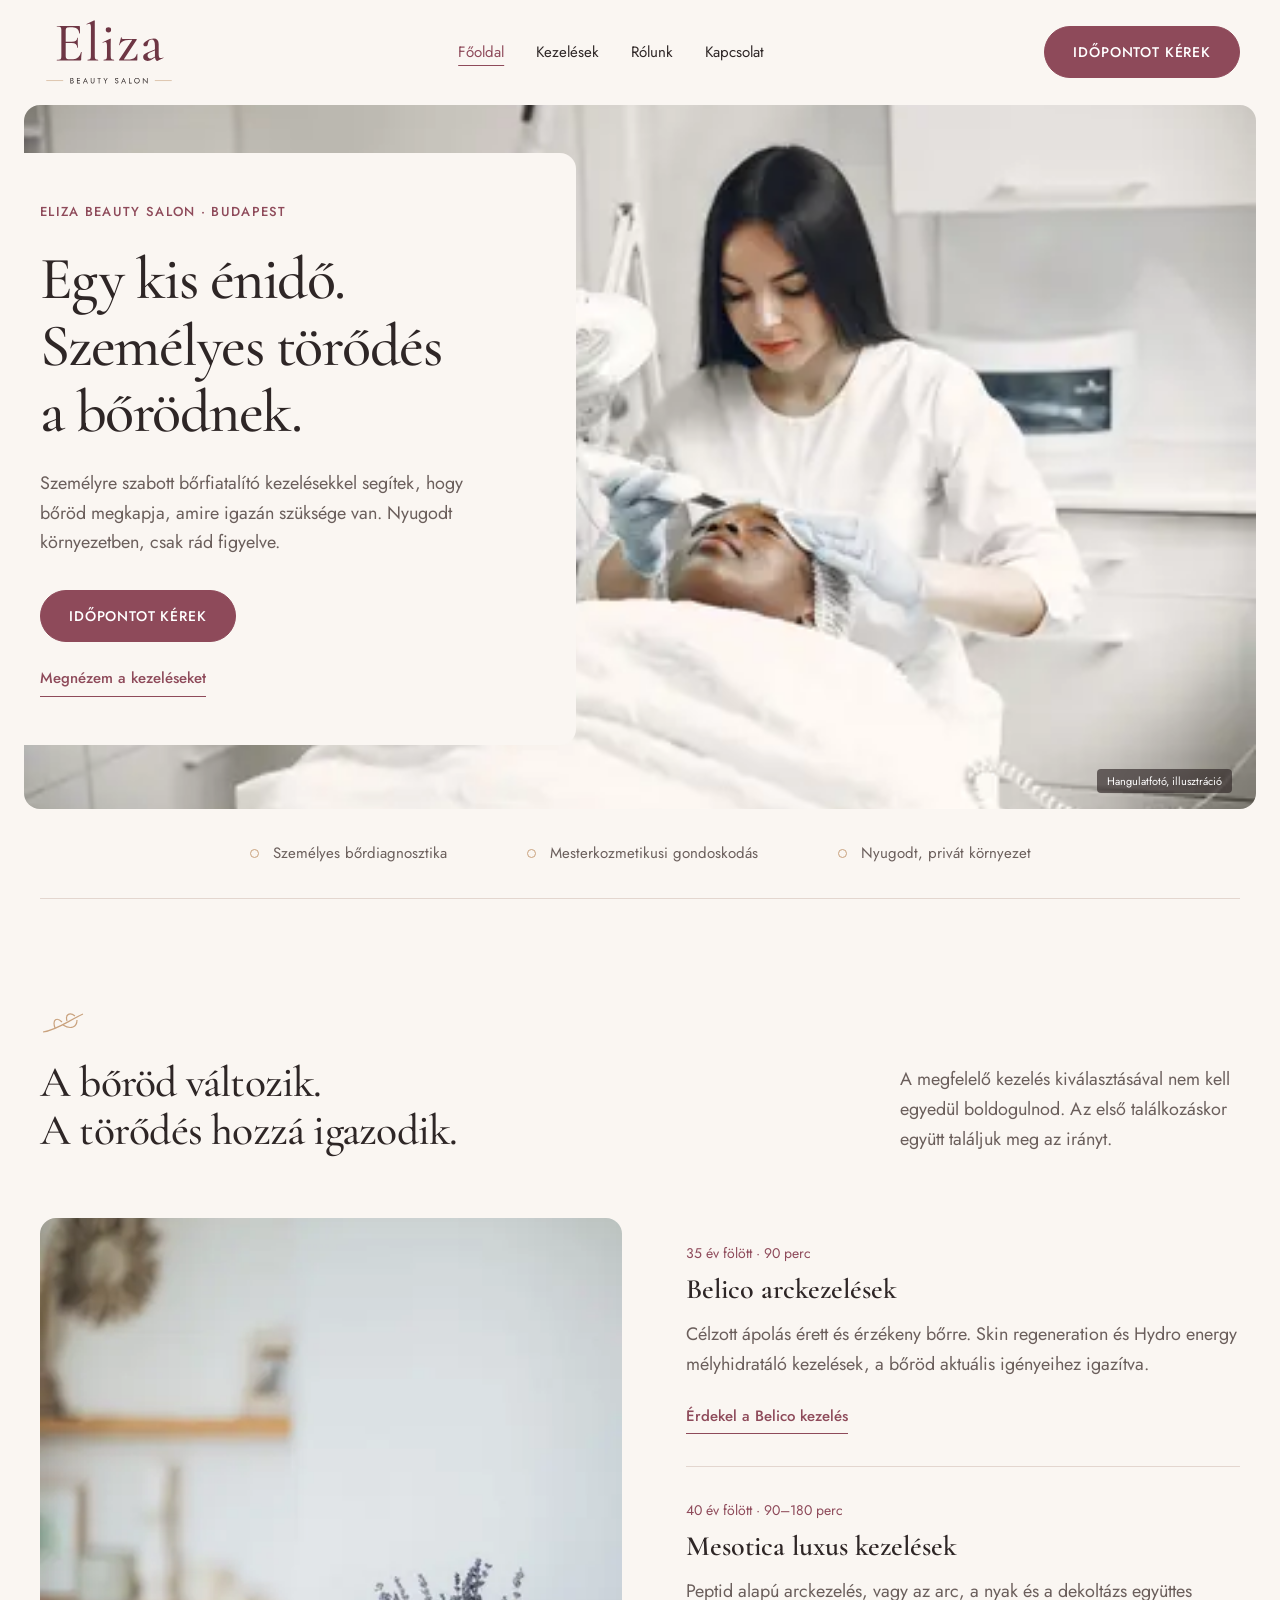
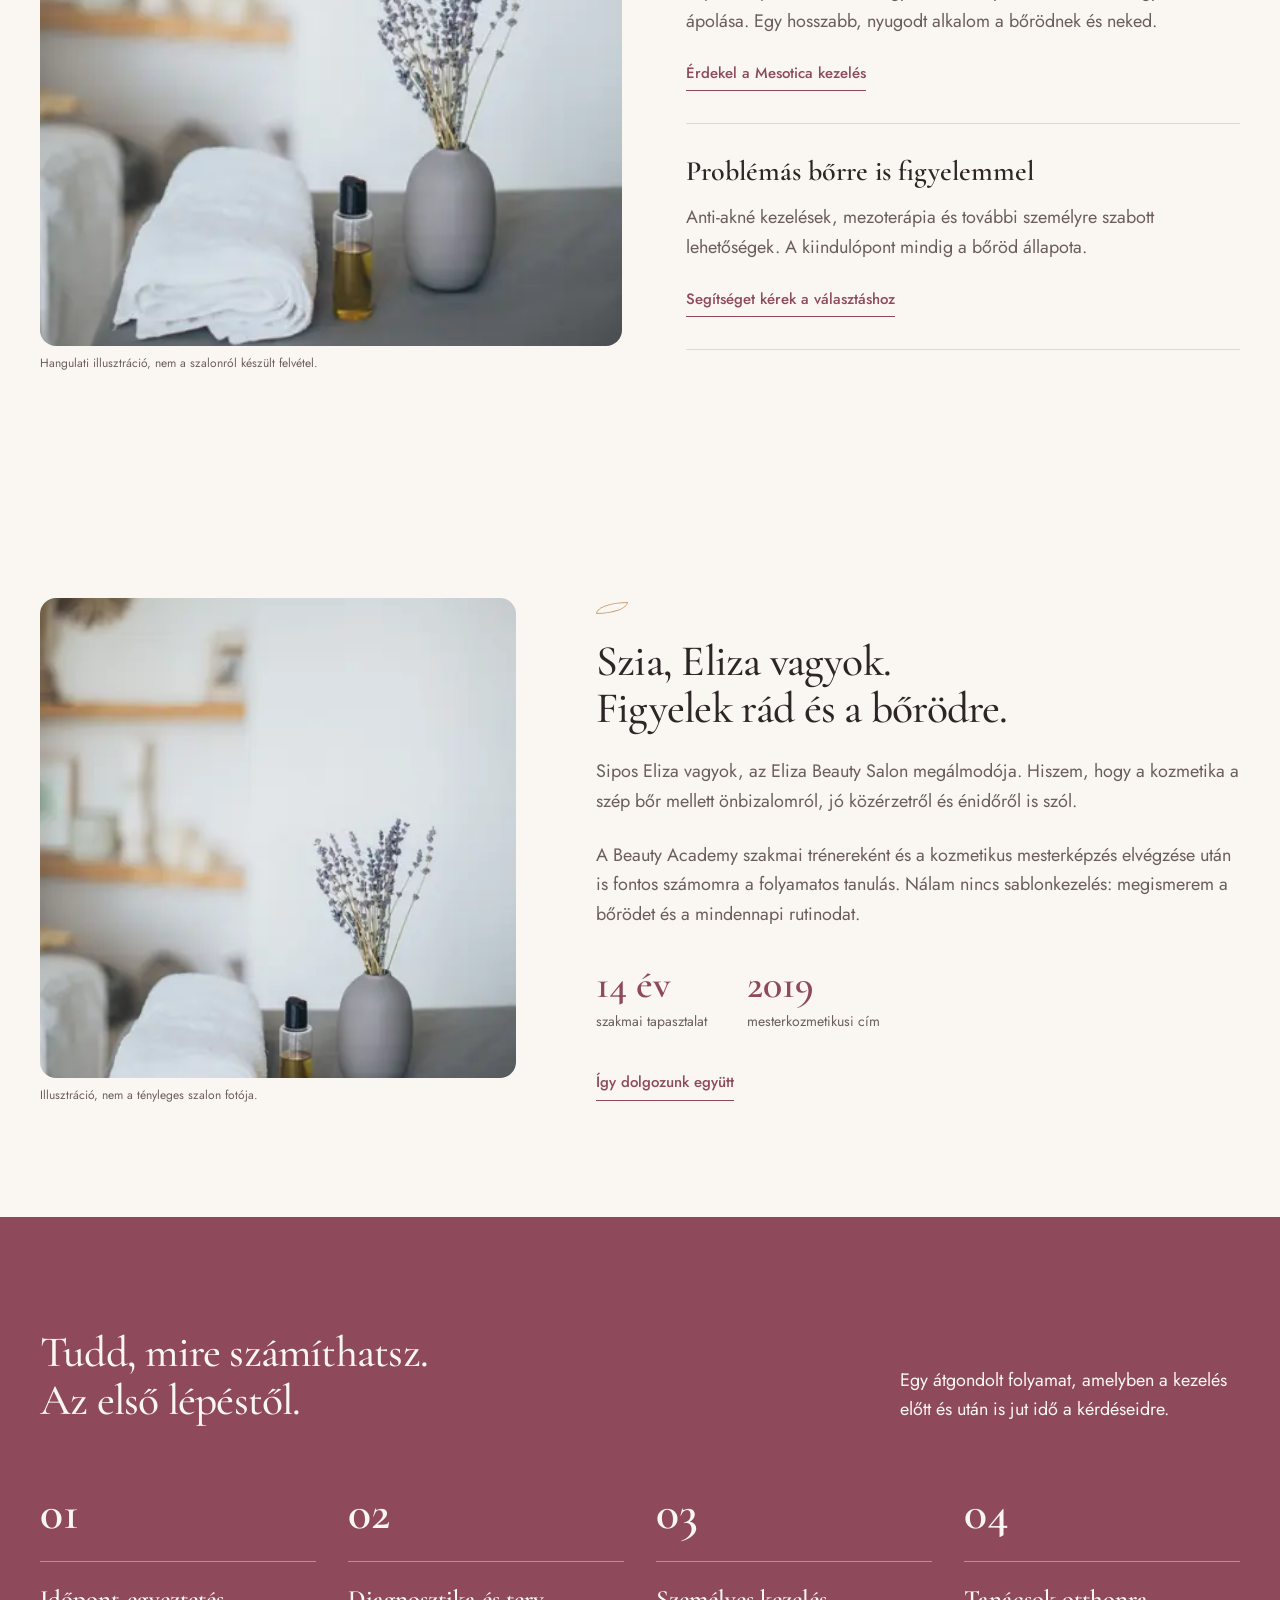
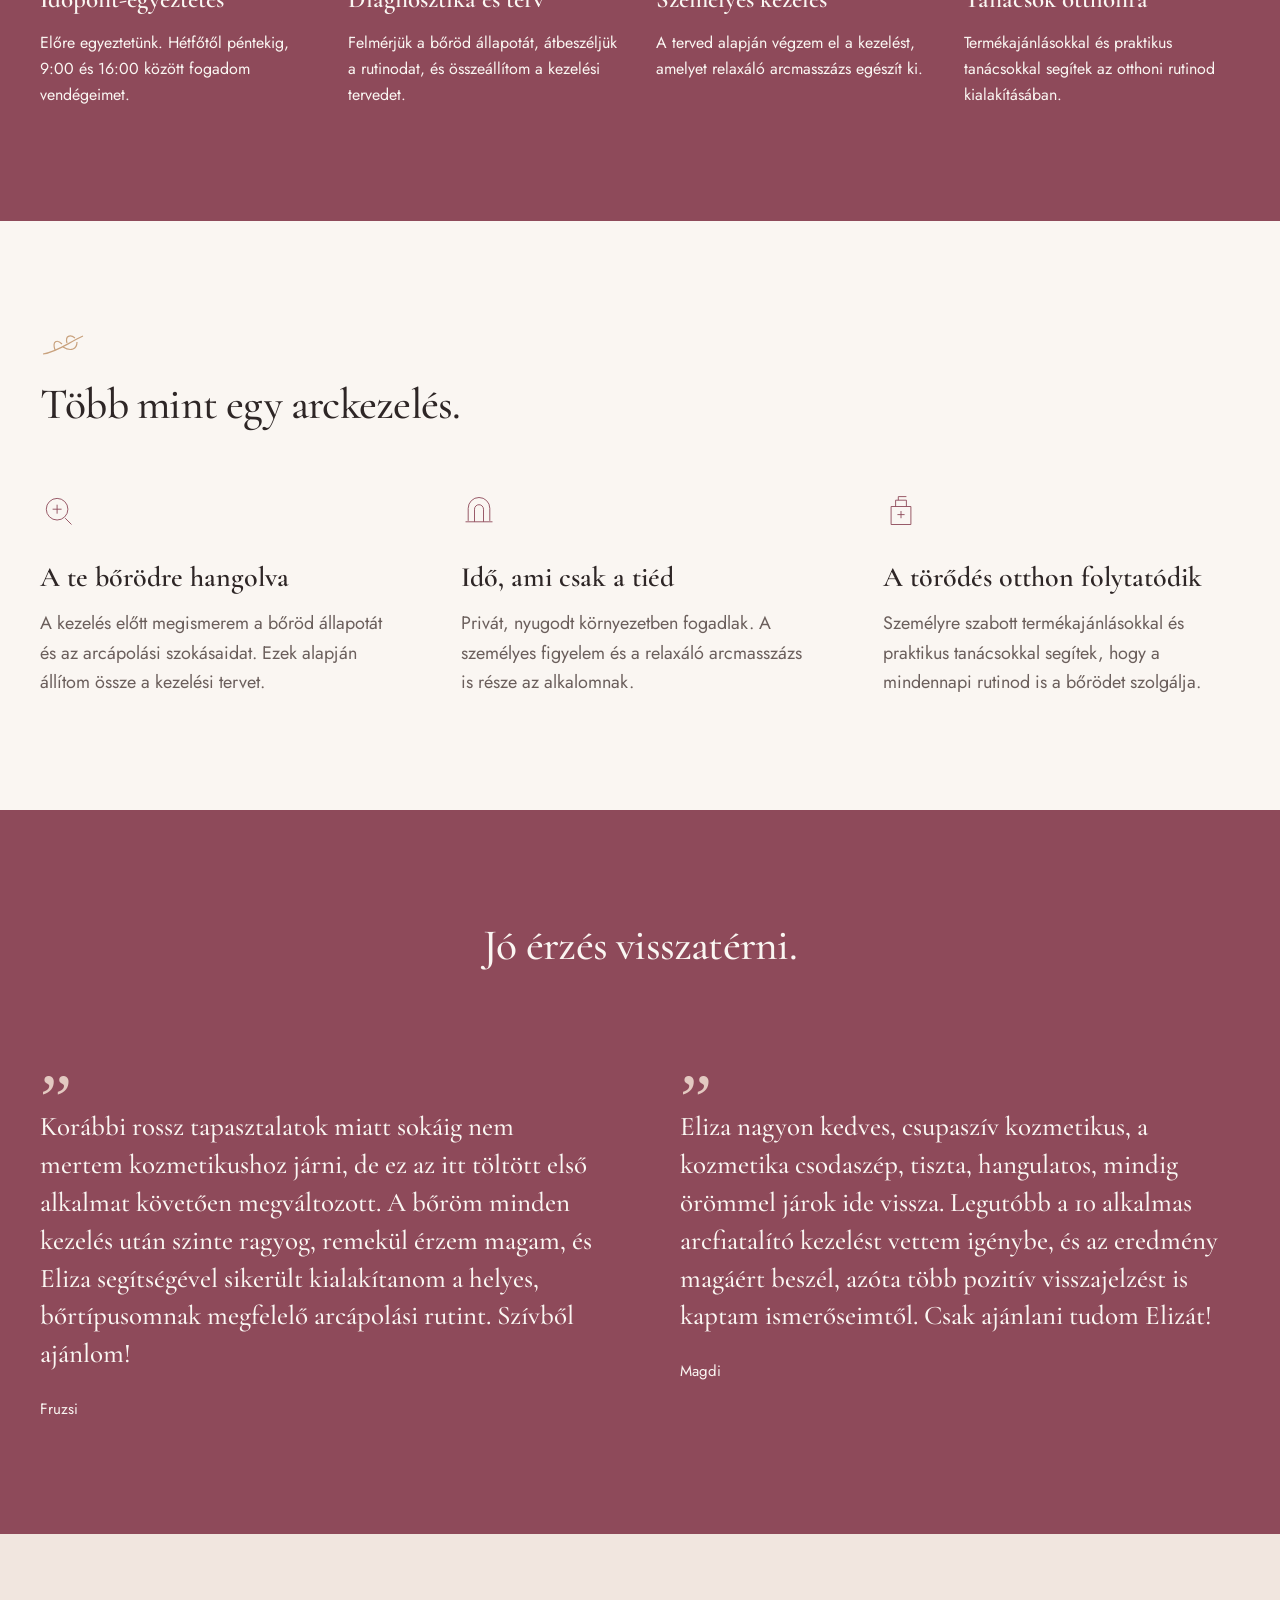
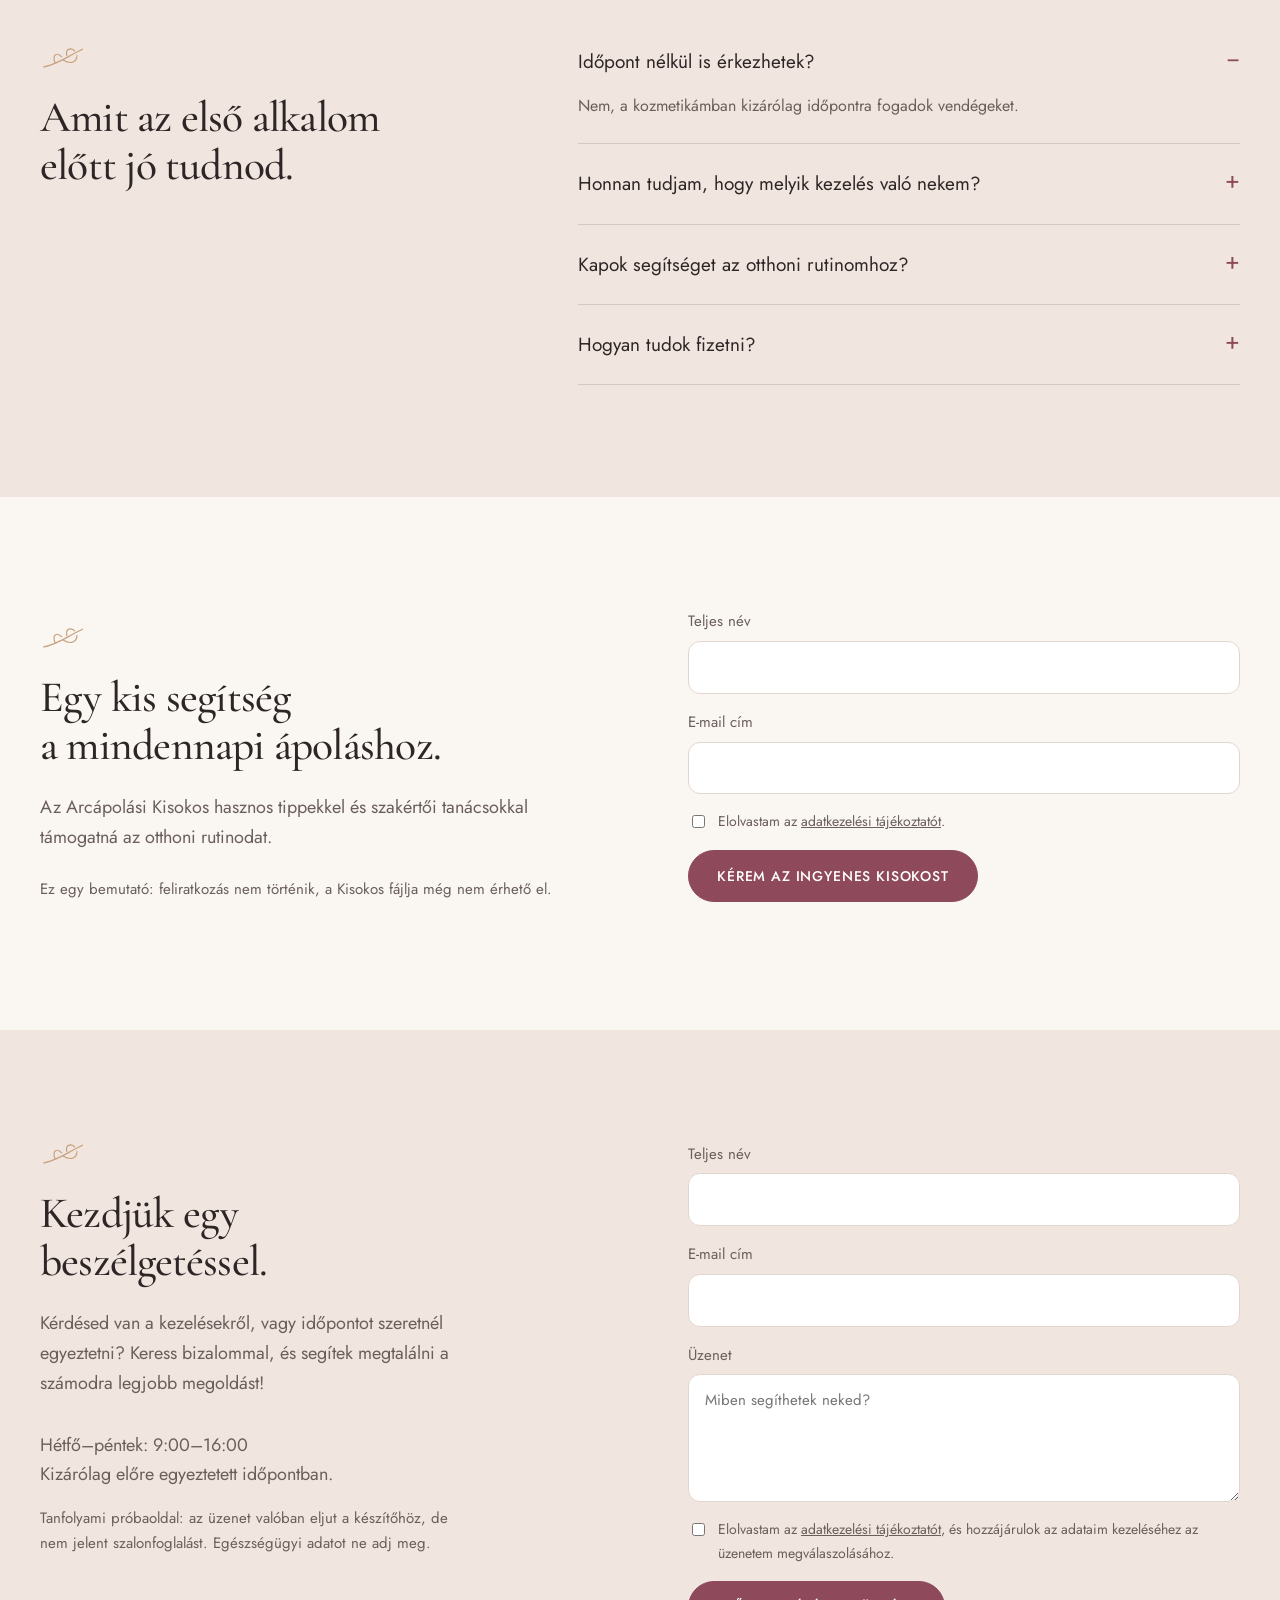
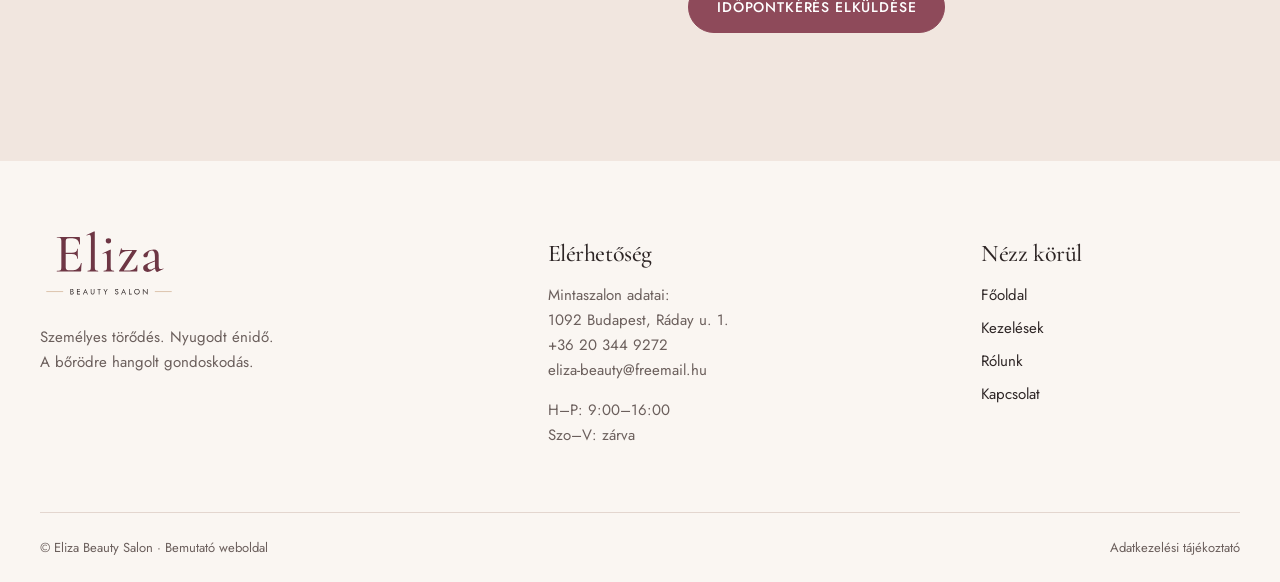
<file: index.html>
<!doctype html>
<html lang="hu">
  <head>
    <meta charset="utf-8" />
    <meta name="viewport" content="width=device-width,initial-scale=1" />
    <title>Eliza Beauty Salon</title>
    <meta http-equiv="refresh" content="0;url=public/index.html" />
  </head>
  <body>
    <a href="public/index.html">Az Eliza Beauty Salon weboldala</a> ·
    <a href="koncepciok.html">Korábbi koncepciók</a>
  </body>
</html>
</file>
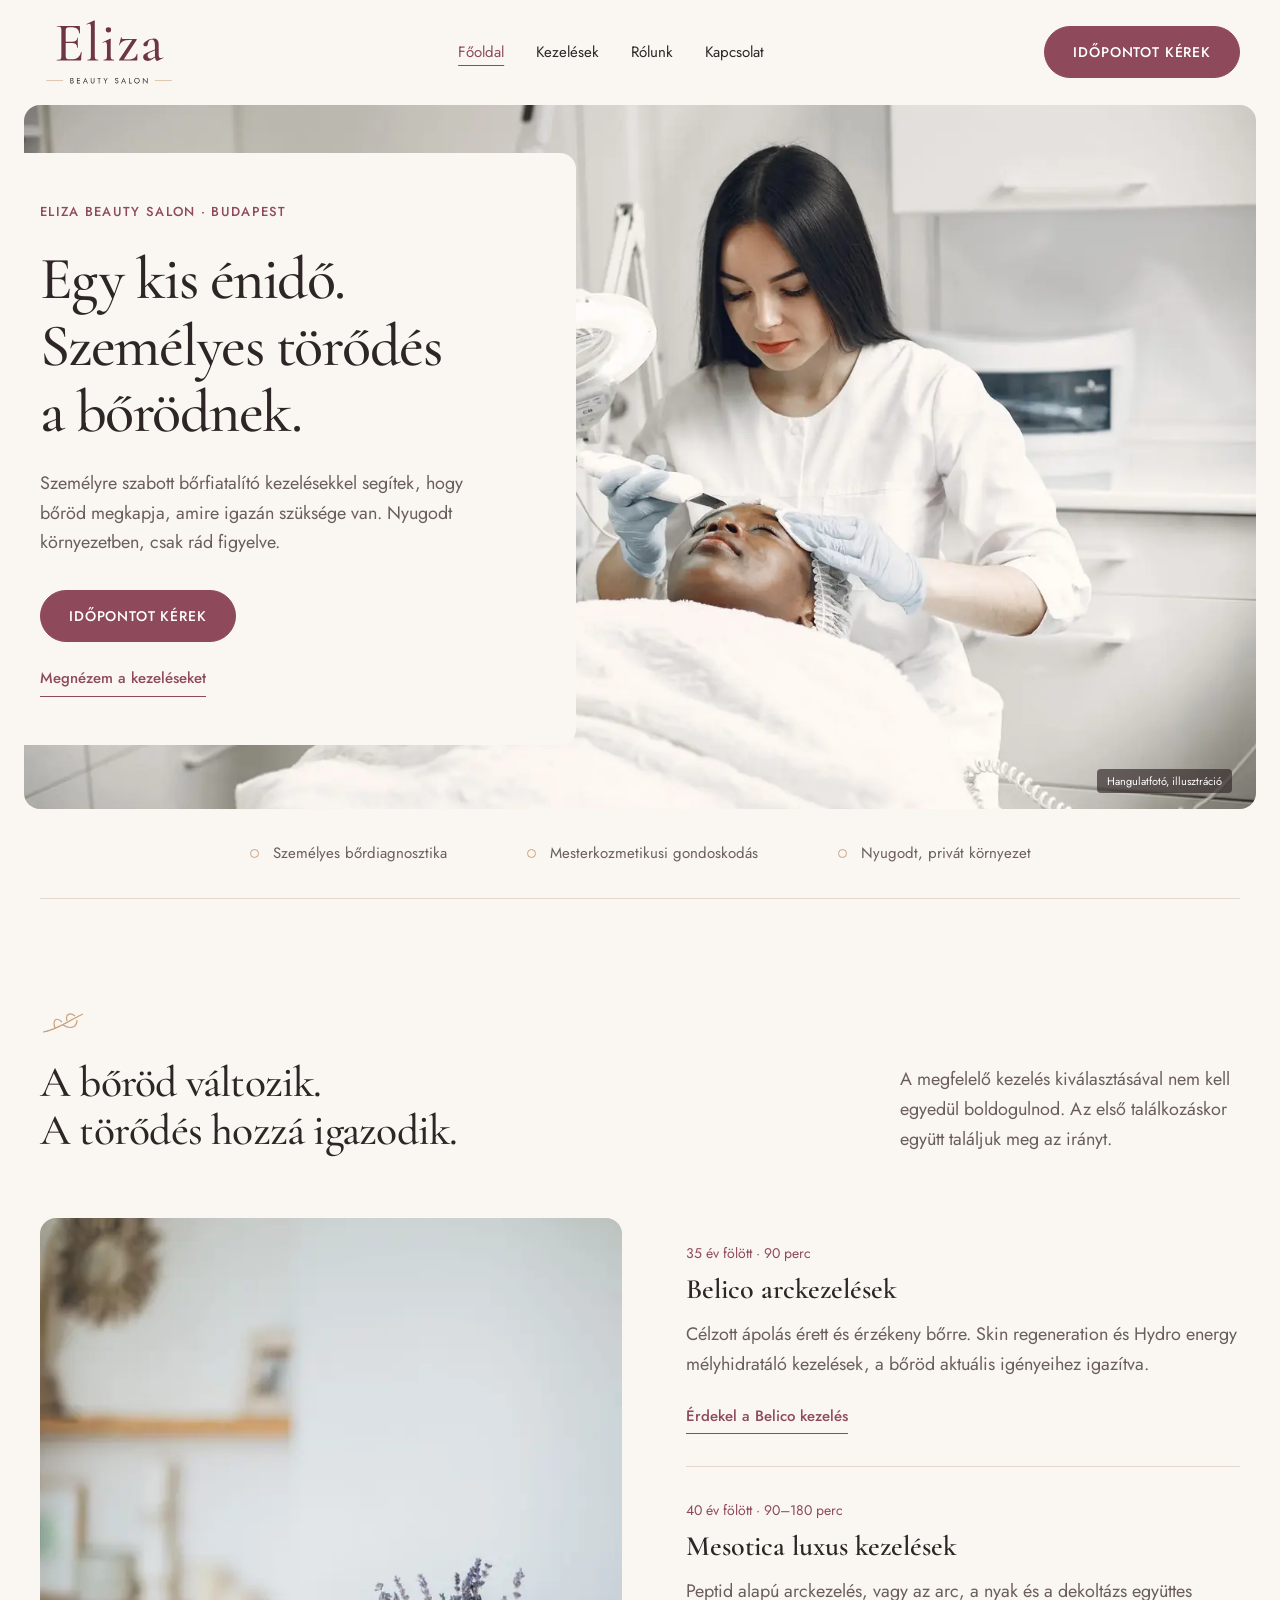
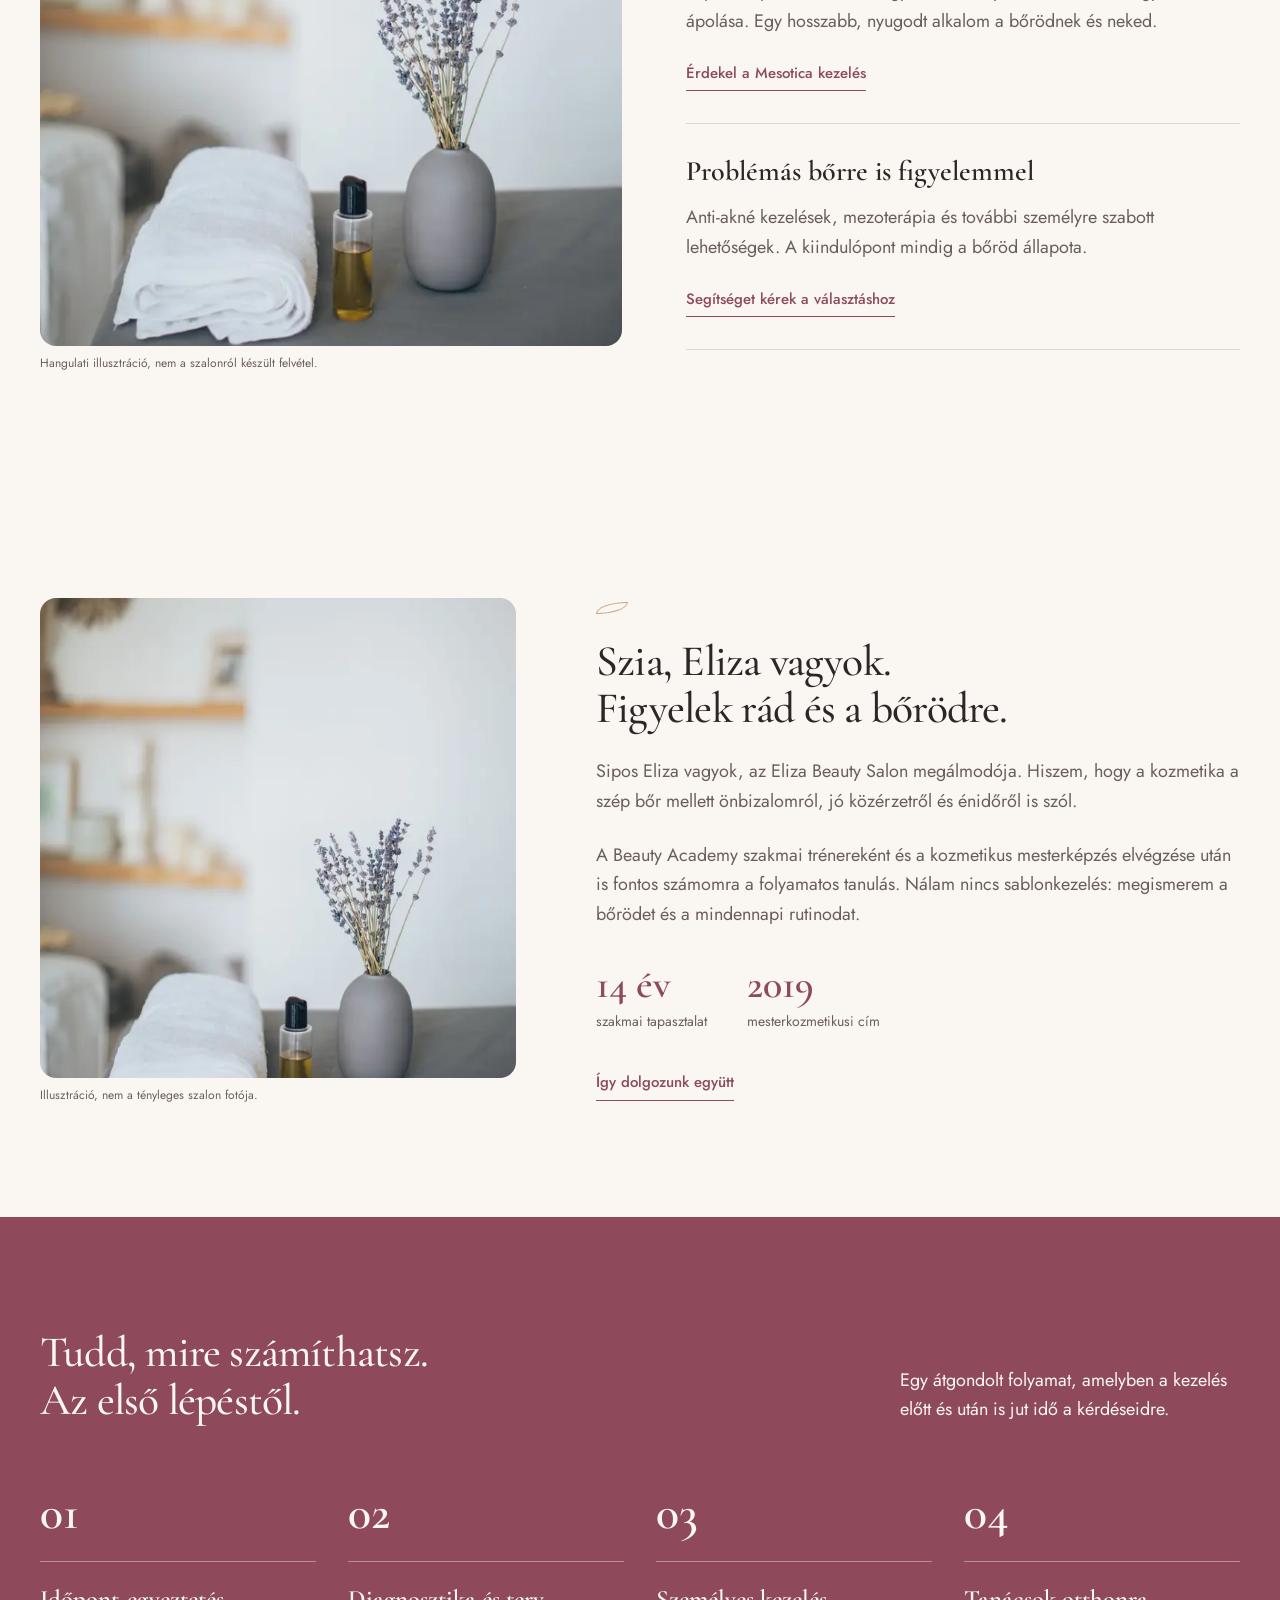
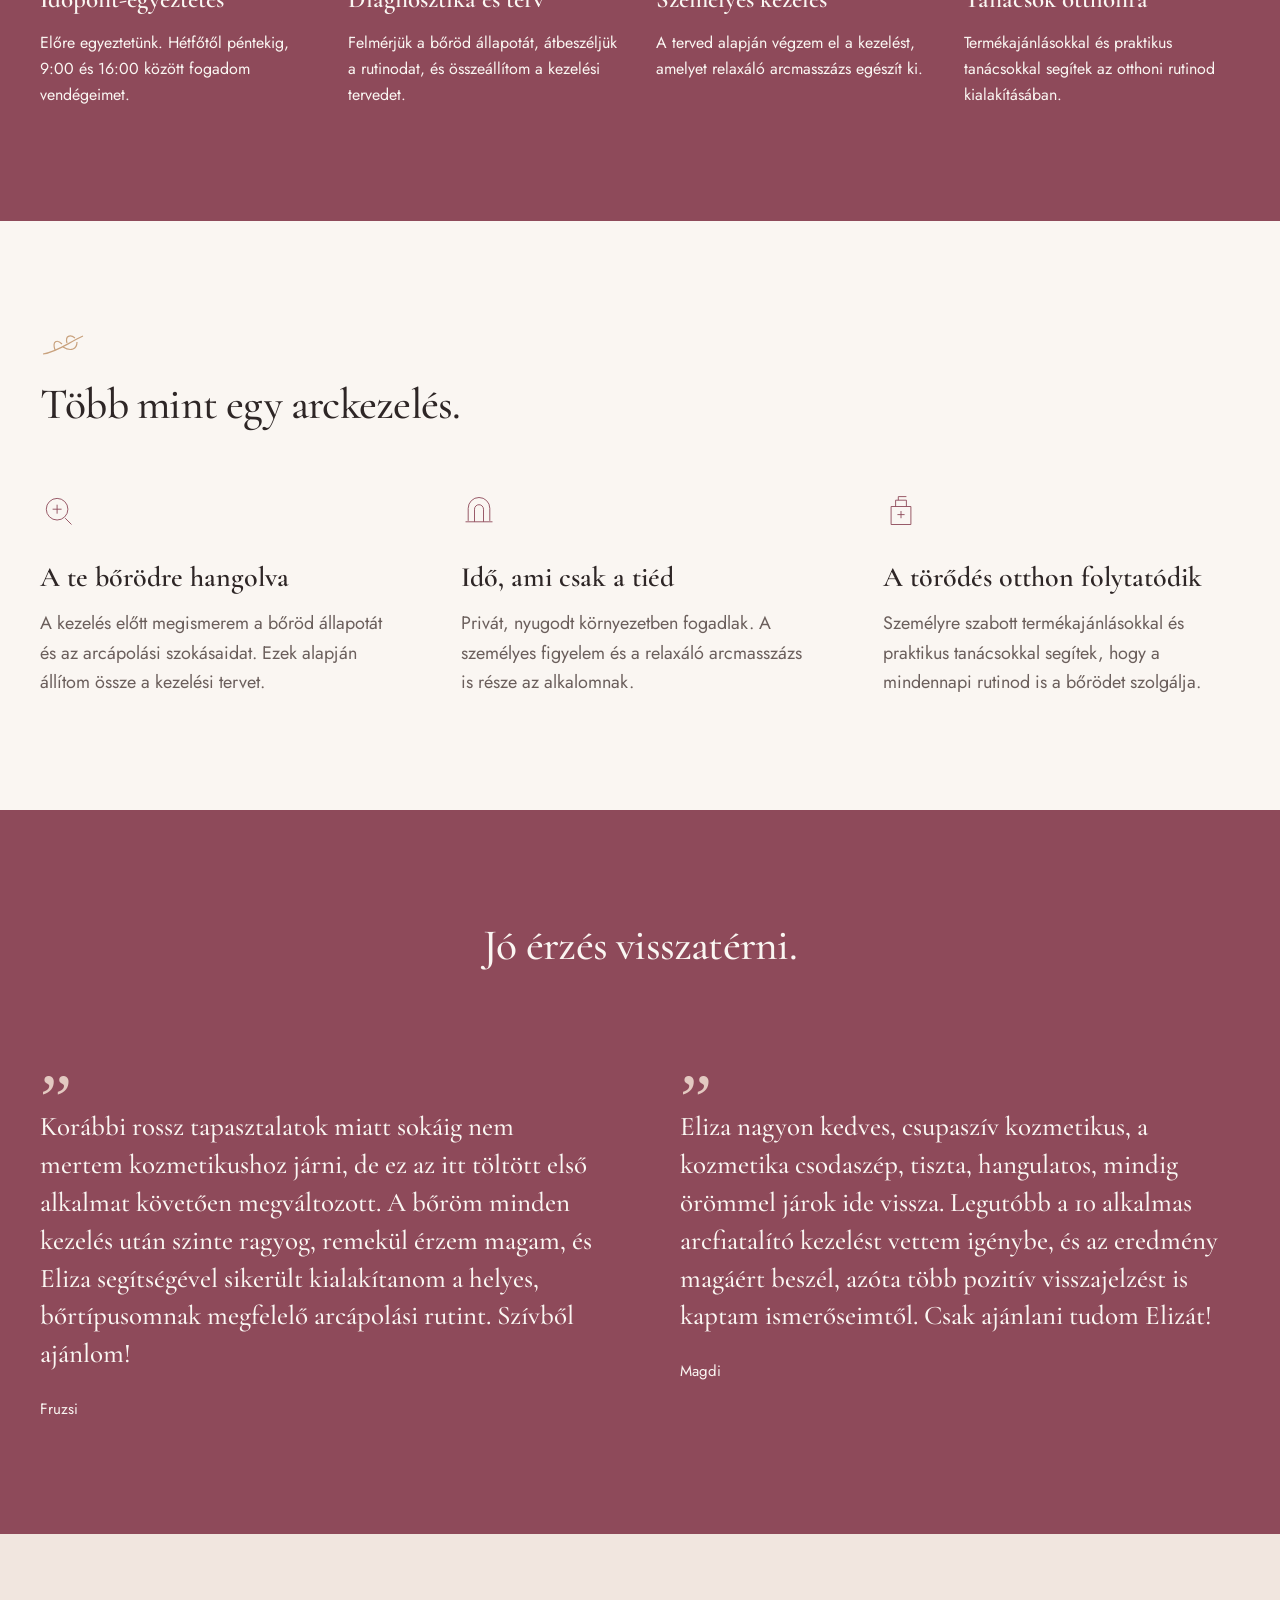
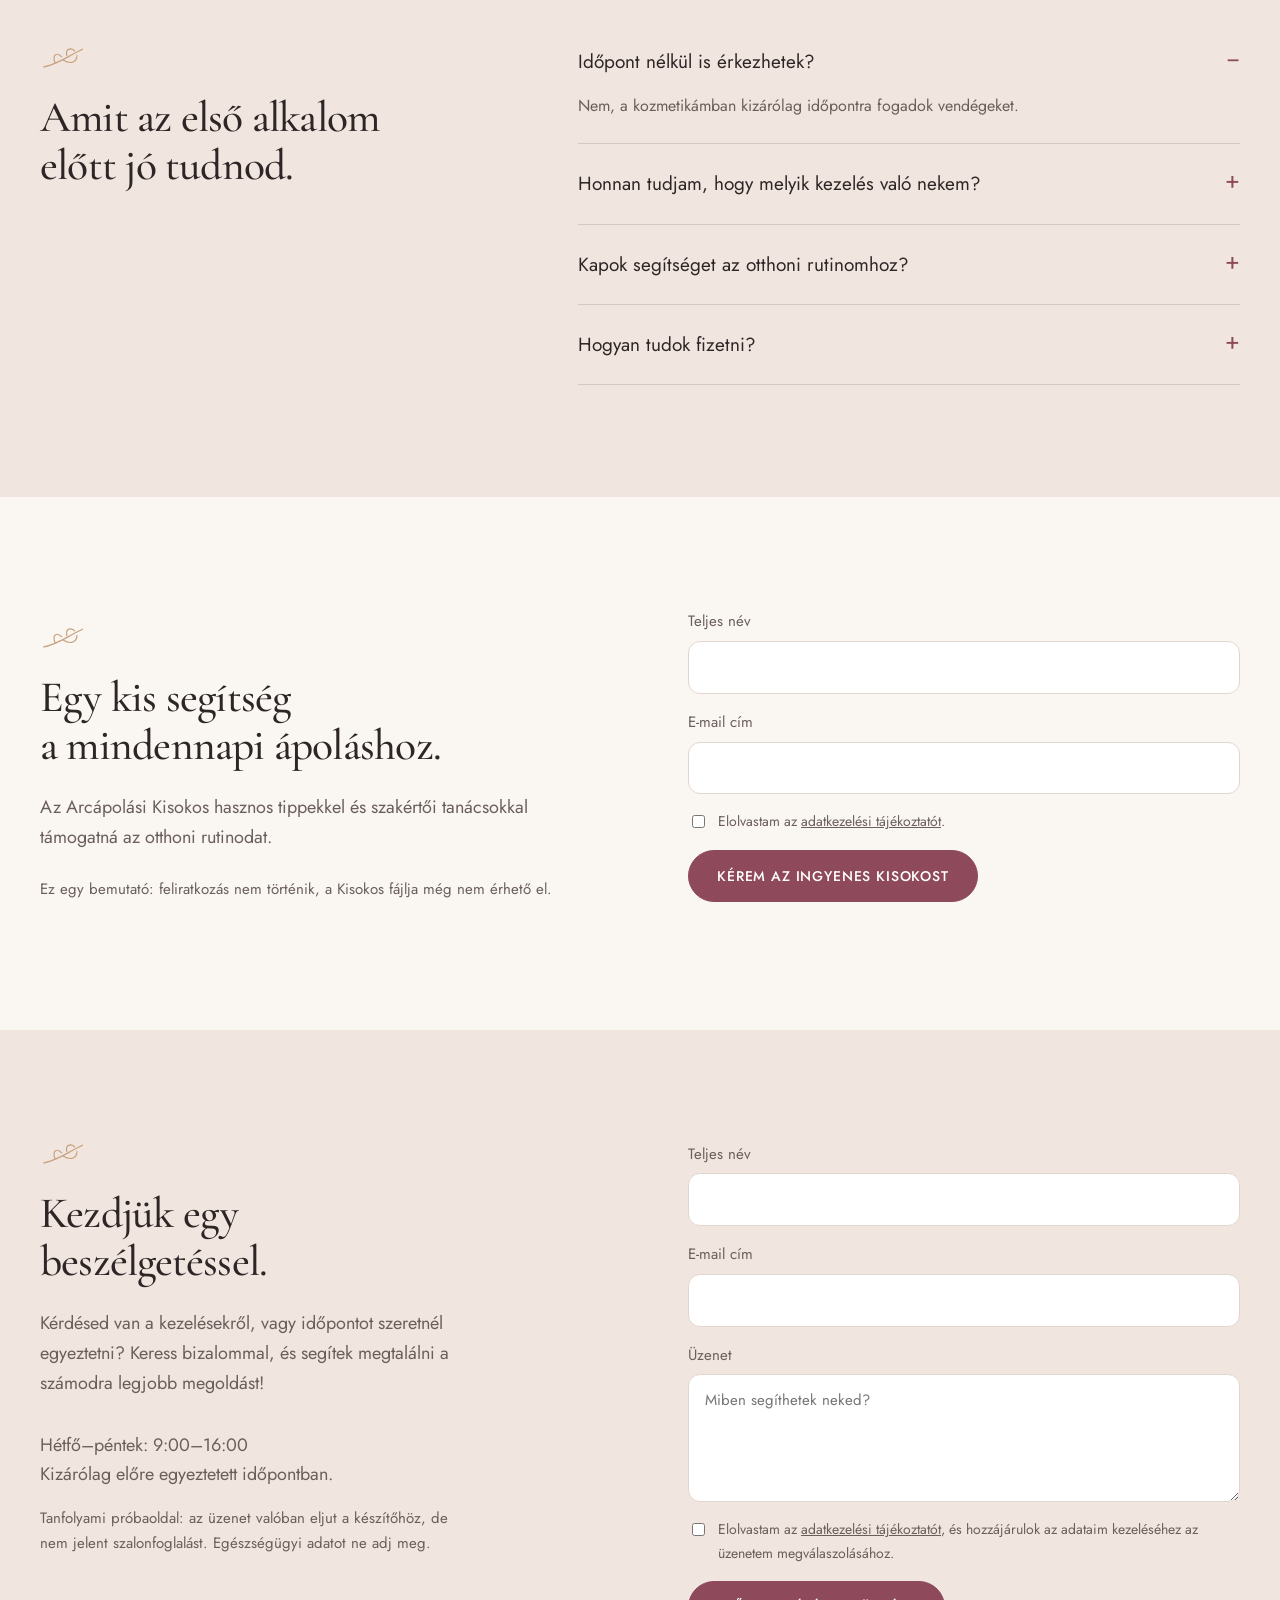
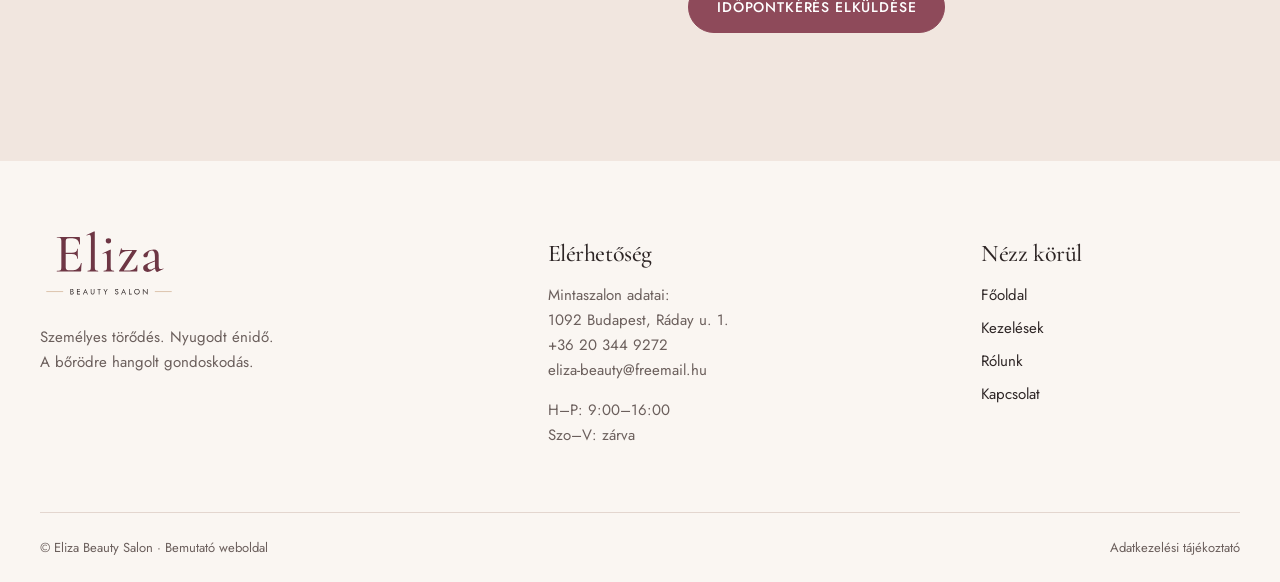
<file: public/index.html>
<!doctype html>
<html lang="hu">
  <head>
    <meta charset="UTF-8" />
    <meta name="viewport" content="width=device-width, initial-scale=1.0" />
    <title>Bőrfiatalító kozmetika Budapesten | Eliza Beauty Salon</title>
    <meta
      name="description"
      content="Személyre szabott arckezelések Sipos Eliza mesterkozmetikussal Budapest IX. kerületében. Ismerd meg a kezeléseket és az időpontkérés menetét."
    />
    <link rel="icon" href="logo/favicon.svg" />

    <link rel="preload" href="fonts/jost-v20-latin.woff2" as="font" type="font/woff2" crossorigin />
    <link
      rel="preload"
      href="fonts/cormorant-garamond-v21-latin.woff2"
      as="font"
      type="font/woff2"
      crossorigin
    />
    <style data-source="assets/site.css">
      @font-face {
        font-family: "Cormorant Garamond";
        font-style: normal;
        font-weight: 500 600;
        font-display: swap;
        src: url(fonts/cormorant-garamond-v21-latin-ext.woff2) format("woff2");
        unicode-range:
          U+0100-02BA, U+02BD-02C5, U+02C7-02CC, U+02CE-02D7, U+02DD-02FF, U+0304, U+0308, U+0329,
          U+1D00-1DBF, U+1E00-1E9F, U+1EF2-1EFF, U+2020, U+20A0-20AB, U+20AD-20C4, U+2113,
          U+2C60-2C7F, U+A720-A7FF;
      }
      @font-face {
        font-family: "Cormorant Garamond";
        font-style: normal;
        font-weight: 500 600;
        font-display: swap;
        src: url(fonts/cormorant-garamond-v21-latin.woff2) format("woff2");
        unicode-range:
          U+0000-00FF, U+0131, U+0152-0153, U+02BB-02BC, U+02C6, U+02DA, U+02DC, U+0304, U+0308,
          U+0329, U+2000-206F, U+20AC, U+2122, U+2191, U+2193, U+2212, U+2215, U+FEFF, U+FFFD;
      }
      @font-face {
        font-family: "Jost";
        font-style: normal;
        font-weight: 400 500;
        font-display: swap;
        src: url(fonts/jost-v20-latin-ext.woff2) format("woff2");
        unicode-range:
          U+0100-02BA, U+02BD-02C5, U+02C7-02CC, U+02CE-02D7, U+02DD-02FF, U+0304, U+0308, U+0329,
          U+1D00-1DBF, U+1E00-1E9F, U+1EF2-1EFF, U+2020, U+20A0-20AB, U+20AD-20C4, U+2113,
          U+2C60-2C7F, U+A720-A7FF;
      }
      @font-face {
        font-family: "Jost";
        font-style: normal;
        font-weight: 400 500;
        font-display: swap;
        src: url(fonts/jost-v20-latin.woff2) format("woff2");
        unicode-range:
          U+0000-00FF, U+0131, U+0152-0153, U+02BB-02BC, U+02C6, U+02DA, U+02DC, U+0304, U+0308,
          U+0329, U+2000-206F, U+20AC, U+2122, U+2191, U+2193, U+2212, U+2215, U+FEFF, U+FFFD;
      }

      :root {
        --rose: #8e4a5a;
        --deep: #6e3644;
        --cream: #faf6f2;
        --powder: #f1e6df;
        --ink: #2e2626;
        --muted: #6b5f5c;
        --line: #e3d6cf;
        --gold: #c9a27e;
      }
      * {
        box-sizing: border-box;
      }
      html {
        scroll-behavior: smooth;
        scroll-padding-top: 110px;
      }
      body {
        margin: 0;
        background: var(--cream);
        color: var(--ink);
        font-family: Jost, Arial, sans-serif;
        font-size: 18px;
        line-height: 1.65;
      }
      h1,
      h2,
      h3,
      p,
      figure,
      blockquote {
        margin: 0;
      }
      h1,
      h2,
      h3 {
        font-family: "Cormorant Garamond", Georgia, serif;
        font-weight: 500;
        line-height: 1.1;
      }
      h1 {
        font-size: clamp(40px, 4.7vw, 64px);
        letter-spacing: -0.025em;
      }
      h2 {
        font-size: clamp(32px, 3.4vw, 44px);
        letter-spacing: -0.018em;
      }
      h3 {
        font-size: 28px;
        font-weight: 600;
      }
      a {
        color: inherit;
        text-decoration: none;
      }
      button,
      input,
      textarea {
        font: inherit;
      }
      button,
      a,
      input,
      textarea,
      summary {
        outline-offset: 5px;
      }
      a:focus-visible,
      button:focus-visible,
      summary:focus-visible {
        outline: 2px solid var(--rose);
      }
      img {
        display: block;
        max-width: 100%;
      }
      .wrap {
        width: min(1200px, calc(100% - 80px));
        margin-inline: auto;
      }
      .section {
        padding-block: 112px;
      }
      .small {
        font-size: 15px;
        color: var(--muted);
      }
      .kicker {
        font-size: 13px;
        font-weight: 500;
        letter-spacing: 0.1em;
        text-transform: uppercase;
        color: var(--rose);
        margin-bottom: 24px;
      }
      .sprig {
        display: block;
        width: 48px;
        height: 24px;
        margin-bottom: 24px;
        color: var(--gold);
      }
      .btn {
        display: inline-flex;
        justify-content: center;
        align-items: center;
        min-height: 52px;
        border-radius: 99px;
        padding: 16px 28px;
        background: var(--rose);
        color: white;
        border: 1px solid var(--rose);
        font-size: 14px;
        letter-spacing: 0.06em;
        font-weight: 500;
        text-transform: uppercase;
        line-height: 1.3;
        cursor: pointer;
        transition:
          background 0.25s,
          color 0.25s;
      }
      .btn:hover {
        background: var(--deep);
      }
      .btn.outline {
        background: transparent;
        color: var(--rose);
      }
      .btn.outline:hover {
        background: var(--powder);
      }
      .textlink {
        display: inline-block;
        border-bottom: 1px solid var(--rose);
        padding-bottom: 5px;
        color: var(--rose);
        font-size: 15px;
        font-weight: 500;
      }
      .skip {
        position: fixed;
        left: 16px;
        top: -80px;
        z-index: 100;
        background: white;
        padding: 12px;
      }
      .skip:focus {
        top: 16px;
      }
      .concept-bar {
        padding: 7px 20px;
        background: var(--powder);
        font-size: 12px;
        text-align: center;
        letter-spacing: 0.03em;
      }
      .concept-bar a {
        text-decoration: underline;
        text-underline-offset: 3px;
      }
      header {
        position: sticky;
        top: 0;
        z-index: 20;
        background: rgba(250, 246, 242, 0.97);
        border-bottom: 1px solid transparent;
        transition: border 0.25s;
      }
      header.scrolled {
        border-color: var(--line);
      }
      .header-inner {
        height: 104px;
        display: flex;
        align-items: center;
        justify-content: space-between;
        gap: 32px;
      }
      .logo {
        width: 138px;
        height: 76px;
        object-fit: contain;
      }
      .nav {
        display: flex;
        gap: 32px;
        align-items: center;
        font-size: 15px;
      }
      .nav a:hover {
        color: var(--rose);
      }
      .menu-toggle {
        display: none;
        background: none;
        border: 1px solid var(--line);
        border-radius: 99px;
        padding: 9px 17px;
        color: var(--rose);
      }
      .hero {
        max-width: 1440px;
        margin: auto;
        position: relative;
        min-height: 660px;
        display: flex;
        align-items: center;
        padding: 48px 0 64px;
      }
      .hero-photo {
        position: absolute;
        inset: 0 24px 0 24px;
        width: calc(100% - 48px);
        height: 100%;
        object-fit: cover;
        object-position: 72% 50%;
        border-radius: 16px;
      }
      .hero .wrap {
        position: relative;
      }
      .hero-panel {
        background: var(--cream);
        max-width: 536px;
        padding: 48px 48px 48px 0;
        border-radius: 0 16px 16px 0;
        box-shadow: -40px 0 0 var(--cream);
      }
      .hero-panel p:not(.kicker) {
        margin: 24px 0 32px;
        max-width: 425px;
        color: var(--muted);
      }
      .hero-actions {
        display: flex;
        align-items: flex-start;
        flex-direction: column;
        gap: 24px;
      }
      .photo-caption {
        position: absolute;
        bottom: 16px;
        right: 48px;
        color: white;
        background: rgba(46, 38, 38, 0.65);
        padding: 3px 10px;
        border-radius: 4px;
        font-size: 11px;
      }
      .intro-strip {
        display: flex;
        justify-content: center;
        gap: 80px;
        padding: 32px 0;
        border-bottom: 1px solid var(--line);
        font-size: 15px;
        color: var(--muted);
      }
      .intro-strip span {
        display: flex;
        align-items: center;
        gap: 14px;
      }
      .intro-strip span:before {
        content: "";
        width: 7px;
        height: 7px;
        border: 1px solid var(--gold);
        border-radius: 50%;
      }
      .section-heading {
        display: flex;
        justify-content: space-between;
        align-items: end;
        gap: 32px;
        margin-bottom: 64px;
      }
      .section-heading h2 {
        max-width: 490px;
      }
      .section-heading p {
        max-width: 340px;
        color: var(--muted);
      }
      .treatments {
        display: grid;
        grid-template-columns: 1.05fr 1fr;
        gap: 64px;
        align-items: start;
      }
      .treatment-photo img {
        width: 100%;
        height: auto;
        aspect-ratio: 4/5;
        object-fit: cover;
        border-radius: 16px;
      }
      .treatment-photo figcaption {
        font-size: 12px;
        color: var(--muted);
        margin-top: 8px;
      }
      .treatment-list article {
        padding: 32px 0;
        border-bottom: 1px solid var(--line);
      }
      .treatment-list article:first-child {
        padding-top: 0;
      }
      .treatment-list h3 {
        margin-bottom: 16px;
      }
      .treatment-list p {
        color: var(--muted);
        margin-bottom: 16px;
      }
      .treatment-list .meta {
        font-size: 14px;
        color: var(--rose);
        margin-bottom: 8px;
      }
      .treatment-list .textlink {
        margin-top: 8px;
      }
      .about {
        background: var(--powder);
      }
      .about-grid {
        display: grid;
        grid-template-columns: 0.8fr 1.2fr;
        gap: 96px;
        align-items: start;
      }
      .signature {
        font-family: "Cormorant Garamond", Georgia, serif;
        font-size: 40px;
        color: var(--rose);
        margin-top: 32px;
      }
      .about-copy > p {
        margin: 0 0 24px;
        color: var(--muted);
      }
      .credentials {
        display: flex;
        gap: 32px;
        margin-top: 32px;
        padding-top: 32px;
        border-top: 1px solid #d8c7be;
      }
      .credentials div {
        flex: 1;
      }
      .credentials strong {
        display: block;
        font-family: "Cormorant Garamond", Georgia, serif;
        font-weight: 500;
        font-size: 36px;
        line-height: 1.2;
        color: var(--rose);
      }
      .credentials span {
        font-size: 14px;
      }
      .values {
        display: grid;
        grid-template-columns: repeat(3, 1fr);
        gap: 64px;
        margin-top: 64px;
      }
      .values h3 {
        margin-bottom: 16px;
      }
      .values p {
        color: var(--muted);
      }
      .value-icon {
        width: 36px;
        height: 36px;
        color: var(--rose);
        margin-bottom: 24px;
      }
      .quotes {
        background: var(--rose);
        color: var(--cream);
        position: relative;
      }
      .quotes .kicker {
        color: var(--cream);
      }
      .quotes h2 {
        text-align: center;
        max-width: 600px;
        margin: 0 auto 64px;
      }
      .quotes-grid {
        display: grid;
        grid-template-columns: 1fr 1fr;
        gap: 80px;
      }
      .quotes blockquote {
        font-family: "Cormorant Garamond", Georgia, serif;
        font-size: 27px;
        line-height: 1.4;
      }
      .quotes cite {
        font-family: Jost, Arial, sans-serif;
        font-size: 15px;
        font-style: normal;
        display: block;
        margin-top: 24px;
      }
      .quote-mark {
        font-family: Georgia, serif;
        color: #e3c9c1;
        font-size: 72px;
        line-height: 0.7;
        display: block;
        margin-bottom: 24px;
      }
      .process {
        display: grid;
        grid-template-columns: repeat(4, 1fr);
        gap: 32px;
        margin-top: 64px;
      }
      .process-number {
        font-family: "Cormorant Garamond", Georgia, serif;
        font-size: 40px;
        color: var(--rose);
        display: block;
        border-bottom: 1px solid var(--line);
        padding-bottom: 16px;
        margin-bottom: 24px;
      }
      .process h3 {
        font-size: 25px;
        margin-bottom: 16px;
      }
      .process p {
        font-size: 16px;
        color: var(--muted);
      }
      .faq-layout {
        display: grid;
        grid-template-columns: 0.8fr 1.2fr;
        gap: 96px;
      }
      .faq {
        background: var(--powder);
      }
      details {
        border-bottom: 1px solid #d8c7be;
        padding: 24px 0;
      }
      details:first-child {
        padding-top: 0;
      }
      summary {
        list-style: none;
        cursor: pointer;
        font-size: 19px;
        display: flex;
        justify-content: space-between;
        gap: 24px;
      }
      summary::-webkit-details-marker {
        display: none;
      }
      summary:after {
        content: "+";
        color: var(--rose);
        font-size: 24px;
        line-height: 1;
      }
      details[open] summary:after {
        content: "−";
      }
      details p {
        padding-top: 16px;
        color: var(--muted);
        font-size: 16px;
      }
      .newsletter {
        display: grid;
        grid-template-columns: 1fr 1fr;
        gap: 96px;
        align-items: center;
      }
      .newsletter p {
        margin-top: 24px;
        color: var(--muted);
      }
      form {
        display: grid;
        gap: 16px;
      }
      label {
        display: block;
        font-size: 15px;
        color: var(--muted);
      }
      input:not([type="checkbox"]),
      textarea {
        width: 100%;
        display: block;
        background: white;
        border: 1px solid var(--line);
        border-radius: 12px;
        padding: 13px 16px;
        color: var(--ink);
        margin-top: 7px;
        min-width: 0;
      }
      input:focus,
      textarea:focus {
        outline: 2px solid var(--rose);
        outline-offset: 2px;
      }
      textarea {
        resize: vertical;
        min-height: 128px;
      }
      .check {
        display: flex;
        align-items: start;
        gap: 10px;
        font-size: 14px;
      }
      .check input {
        margin-top: 5px;
        accent-color: var(--rose);
      }
      .check a {
        text-decoration: underline;
      }
      .form-status {
        font-size: 15px;
        color: var(--rose);
        padding: 0;
      }
      .form-status:not(:empty) {
        padding: 16px;
        background: var(--powder);
        border-radius: 12px;
      }
      .newsletter form .btn {
        justify-self: start;
      }
      .contact {
        background: var(--powder);
      }
      .contact-grid {
        display: grid;
        grid-template-columns: 1fr 1fr;
        gap: 96px;
      }
      .contact h2 {
        max-width: 450px;
        margin-bottom: 24px;
      }
      .contact p {
        color: var(--muted);
        max-width: 440px;
      }
      .contact .hours {
        margin-top: 32px;
      }
      .contact .btn {
        justify-self: start;
      }
      .contact .small {
        margin-top: 16px;
      }
      .footer-top {
        display: grid;
        grid-template-columns: 1.2fr 1fr 0.7fr;
        gap: 64px;
        padding: 64px 0;
      }
      .footer-top .logo {
        margin-bottom: 24px;
      }
      .footer-top p {
        font-size: 15px;
        color: var(--muted);
      }
      .footer-top h3 {
        font-size: 24px;
        margin: 16px 0;
      }
      .footer-links {
        display: grid;
        gap: 8px;
        font-size: 15px;
      }
      .footer-bottom {
        padding: 24px 0;
        border-top: 1px solid var(--line);
        display: flex;
        justify-content: space-between;
        gap: 24px;
        font-size: 13px;
        color: var(--muted);
      }
      .privacy {
        max-width: 680px;
        padding: 0 0 40px;
        font-size: 14px;
      }
      .privacy summary {
        font-size: 14px;
      }
      .privacy p {
        font-size: 14px;
      }
      @media (min-width: 1000px) {
        .treatment-list {
          padding-top: 24px;
        }
      }
      @media (max-width: 1000px) {
        .nav {
          gap: 20px;
        }
        .header-inner {
          gap: 20px;
        }
        .header-cta {
          display: none;
        }
        .hero-panel {
          max-width: 470px;
          padding-right: 32px;
        }
        .treatments,
        .about-grid,
        .faq-layout,
        .newsletter,
        .contact-grid {
          gap: 48px;
        }
        .values {
          gap: 32px;
        }
        .intro-strip {
          gap: 32px;
        }
        .quotes-grid {
          gap: 48px;
        }
        .process {
          grid-template-columns: 1fr 1fr;
          gap: 40px;
        }
        .footer-top {
          gap: 32px;
        }
      }
      @media (max-width: 700px) {
        body {
          font-size: 16px;
        }
        .wrap {
          width: calc(100% - 40px);
        }
        .section {
          padding-block: 64px;
        }
        .header-inner {
          height: 80px;
        }
        .logo {
          width: 112px;
          height: 64px;
        }
        .menu-toggle {
          display: block;
        }
        .nav {
          display: none;
          position: absolute;
          top: 80px;
          left: 0;
          right: 0;
          background: var(--cream);
          padding: 24px 20px 32px;
          border-bottom: 1px solid var(--line);
          flex-direction: column;
          align-items: stretch;
          gap: 20px;
        }
        .nav.open {
          display: flex;
        }
        .nav a {
          font-size: 18px;
        }
        .concept-bar {
          font-size: 11px;
        }
        .hero {
          display: flex;
          flex-direction: column;
          min-height: 0;
          padding: 0;
        }
        .hero-photo {
          position: relative;
          inset: auto;
          width: calc(100% - 40px);
          height: 300px;
          object-position: 70% center;
          border-radius: 16px;
        }
        .hero .wrap {
          margin-top: -40px;
        }
        .hero-panel {
          padding: 32px 24px 16px;
          border-radius: 16px;
          max-width: none;
          box-shadow: none;
          position: relative;
        }
        .hero-panel p:not(.kicker) {
          margin: 24px 0;
        }
        .kicker {
          font-size: 12px;
          margin-bottom: 16px;
        }
        .hero-actions {
          gap: 20px;
        }
        .hero .photo-caption {
          top: 252px;
          right: 32px;
          bottom: auto;
          font-size: 10px;
        }
        .intro-strip {
          padding: 32px 0;
          gap: 16px;
          flex-wrap: wrap;
          justify-content: flex-start;
          font-size: 13px;
        }
        .intro-strip span {
          gap: 8px;
        }
        .section-heading {
          display: block;
          margin-bottom: 40px;
        }
        .section-heading p {
          margin-top: 24px;
        }
        .treatments,
        .about-grid,
        .faq-layout,
        .newsletter,
        .contact-grid {
          grid-template-columns: 1fr;
          gap: 40px;
        }
        .treatment-photo img {
          aspect-ratio: 5/4;
        }
        .treatment-list article {
          padding: 24px 0;
        }
        .treatment-list h3 {
          font-size: 26px;
        }
        .credentials {
          gap: 16px;
        }
        .credentials strong {
          font-size: 28px;
        }
        .credentials span {
          font-size: 12px;
        }
        .values {
          grid-template-columns: 1fr;
          gap: 32px;
          margin-top: 40px;
        }
        .value-icon {
          margin-bottom: 16px;
        }
        .quotes h2 {
          text-align: left;
          margin-bottom: 40px;
        }
        .quotes-grid {
          grid-template-columns: 1fr;
          gap: 40px;
        }
        .quotes blockquote {
          font-size: 25px;
        }
        .quotes-grid figure + figure {
          padding-top: 40px;
          border-top: 1px solid rgba(250, 246, 242, 0.3);
        }
        .process {
          gap: 32px 24px;
          margin-top: 40px;
        }
        .process h3 {
          font-size: 23px;
        }
        .process p {
          font-size: 15px;
        }
        .faq-layout {
          gap: 32px;
        }
        summary {
          font-size: 17px;
        }
        .newsletter form .btn {
          width: 100%;
          font-size: 12px;
        }
        .footer-top {
          grid-template-columns: 1fr 1fr;
          gap: 32px;
          padding: 48px 0;
        }
        .footer-brand {
          grid-column: 1/-1;
        }
        .footer-bottom {
          flex-direction: column;
          gap: 8px;
        }
        .contact .btn {
          width: 100%;
        }
        .contact-grid {
          gap: 32px;
        }
        h3 {
          font-size: 24px;
        }
      }
      @media (prefers-reduced-motion: reduce) {
        html {
          scroll-behavior: auto;
        }
        *,
        *:before,
        *:after {
          animation: none !important;
          transition: none !important;
        }
      }

      /* Kiválasztott irány: 1-es alap, a 2-es folyamatblokkjával. */
      .selected-process {
        background: var(--rose);
        color: var(--cream);
      }
      .selected-process-intro {
        display: flex;
        justify-content: space-between;
        align-items: end;
        gap: 48px;
        margin-bottom: 64px;
      }
      .selected-process-intro h2 {
        max-width: 600px;
      }
      .selected-process-intro > p {
        max-width: 340px;
        font-size: 18px;
        color: var(--cream);
      }
      .selected-steps {
        display: grid;
        grid-template-columns: repeat(4, minmax(0, 1fr));
        gap: 32px;
      }
      .selected-step-number {
        font:
          600 48px/1 "Cormorant Garamond",
          Georgia,
          serif;
        color: var(--cream);
        border-bottom: 1px solid rgba(250, 246, 242, 0.4);
        padding-bottom: 24px;
        margin-bottom: 24px;
        display: block;
      }
      .selected-steps h3 {
        font-size: 25px;
        margin-bottom: 16px;
      }
      .selected-steps p {
        font-size: 16px;
        color: var(--cream);
      }
      @media (max-width: 1000px) {
        .selected-steps {
          grid-template-columns: repeat(2, minmax(0, 1fr));
          gap: 40px;
        }
      }
      @media (max-width: 700px) {
        .selected-process-intro {
          display: block;
          margin-bottom: 40px;
        }
        .selected-process-intro > p {
          margin-top: 24px;
          font-size: 16px;
        }
        .selected-steps {
          gap: 32px 24px;
        }
        .selected-step-number {
          font-size: 40px;
          padding-bottom: 16px;
          margin-bottom: 16px;
        }
        .selected-steps h3 {
          font-size: 23px;
        }
        .selected-steps p {
          font-size: 15px;
        }
      }
      @media (max-width: 420px) {
        .selected-steps {
          grid-template-columns: 1fr;
        }
        .selected-steps article {
          display: grid;
          grid-template-columns: 48px minmax(0, 1fr);
          column-gap: 20px;
        }
        .selected-step-number {
          grid-row: 1/3;
          border: 0;
          font-size: 32px;
        }
        .selected-steps p {
          grid-column: 2;
        }
      }

      /* A 2. koncepcióból kiválasztott, fotós bemutatkozás. */
      .selected-about-grid {
        display: grid;
        grid-template-columns: 0.85fr 1.15fr;
        gap: 80px;
        align-items: center;
      }
      .selected-about-image {
        width: 100%;
        height: 480px;
        object-fit: cover;
        border-radius: 16px;
      }
      .selected-image-note {
        font-size: 12px;
        color: var(--muted);
        margin-top: 8px;
      }
      .selected-about-copy > p {
        margin-top: 24px;
        color: var(--muted);
      }
      .selected-petal {
        display: block;
        width: 32px;
        height: 12px;
        border: 1px solid var(--gold);
        border-radius: 100% 0 100% 0;
        margin-bottom: 24px;
      }
      .selected-credentials {
        display: flex;
        flex-wrap: wrap;
        gap: 40px;
        margin: 32px 0;
      }
      .selected-credentials strong {
        font:
          600 40px/1.1 "Cormorant Garamond",
          Georgia,
          serif;
        color: var(--rose);
        display: block;
      }
      .selected-credentials span {
        font-size: 14px;
        color: var(--muted);
      }
      @media (max-width: 1000px) {
        .selected-about-grid {
          gap: 40px;
        }
      }
      @media (max-width: 700px) {
        .selected-about-grid {
          grid-template-columns: 1fr;
          gap: 32px;
        }
        .selected-about-image {
          height: 320px;
        }
        .selected-credentials {
          gap: 32px;
        }
      }

      .subhero {
        padding: 80px 0 64px;
        background: var(--powder);
      }
      .subhero p:not(.kicker) {
        max-width: 650px;
        margin-top: 24px;
        color: var(--muted);
      }
      .subhero h1 {
        max-width: 850px;
      }
      .subhero .btn {
        margin-top: 32px;
      }
      .editorial {
        display: grid;
        grid-template-columns: 0.8fr 1.2fr;
        gap: 80px;
      }
      .editorial p {
        margin: 16px 0;
        color: var(--muted);
      }
      .service-block {
        padding: 48px 0;
        border-bottom: 1px solid var(--line);
      }
      .service-block:first-child {
        padding-top: 0;
      }
      .service-block h2 {
        margin-bottom: 24px;
      }
      .service-block p {
        max-width: 700px;
      }
      .service-block ul,
      .package ul {
        padding-left: 24px;
        margin: 24px 0;
      }
      .service-block li,
      .package li {
        margin: 12px 0;
      }
      .packages {
        display: grid;
        grid-template-columns: repeat(3, minmax(0, 1fr));
        gap: 24px;
        margin-top: 48px;
      }
      .package {
        background: var(--powder);
        padding: 32px;
        border-radius: 16px;
        display: flex;
        flex-direction: column;
      }
      .package .price {
        font:
          500 40px/1.2 "Cormorant Garamond",
          Georgia,
          serif;
        color: var(--rose);
        margin: 24px 0;
      }
      .package .btn {
        margin-top: auto;
      }
      .guarantee {
        max-width: 800px;
        margin: 64px auto 0;
        text-align: center;
      }
      .guarantee p {
        margin-top: 24px;
      }
      .story p {
        max-width: 680px;
        margin: 24px 0;
      }
      .timeline {
        display: grid;
        gap: 32px;
        border-left: 1px solid var(--gold);
        padding-left: 32px;
      }
      .timeline strong {
        display: block;
        font:
          500 40px/1.2 "Cormorant Garamond",
          Georgia,
          serif;
        color: var(--rose);
      }
      .legal {
        max-width: 760px;
      }
      .legal h2 {
        margin: 40px 0 20px;
      }
      .legal p {
        margin: 16px 0;
      }
      .nav a[aria-current="page"] {
        color: var(--rose);
        text-decoration: underline;
        text-underline-offset: 8px;
      }
      .contact-address {
        margin-top: 32px;
      }
      .footer-top h2 {
        font-size: 24px;
        margin: 16px 0;
      }
      @media (max-width: 1000px) {
        .editorial {
          gap: 40px;
        }
        .packages {
          grid-template-columns: 1fr;
        }
        .package {
          max-width: 720px;
        }
      }
      @media (max-width: 700px) {
        .subhero {
          padding: 48px 0;
        }
        .editorial {
          grid-template-columns: 1fr;
          gap: 32px;
        }
        .service-block {
          padding: 32px 0;
        }
        .package {
          padding: 24px;
        }
        .timeline {
          padding-left: 24px;
        }
      }

      /* Telefon: kényelmes érintési célok és keskeny kijelzők. */
      .contact-grid > * {
        min-width: 0;
      }
      .contact-address a,
      .footer-top p {
        overflow-wrap: anywhere;
      }
      input[type="email"] {
        text-transform: none;
      }
      @media (max-width: 700px) {
        html {
          scroll-padding-top: 96px;
        }
        .menu-toggle {
          min-width: 76px;
          min-height: 44px;
        }
        .nav {
          max-height: calc(100dvh - 80px);
          overflow-y: auto;
          gap: 8px;
          overscroll-behavior: contain;
        }
        .nav a,
        .footer-links a {
          display: flex;
          align-items: center;
          min-height: 44px;
        }
        .textlink {
          min-height: 44px;
          display: inline-flex;
          align-items: center;
        }
        input:not([type="checkbox"]),
        textarea {
          font-size: 16px;
          min-height: 48px;
        }
        .check {
          min-height: 44px;
          align-items: flex-start;
        }
        .check input {
          width: 20px;
          height: 20px;
          flex: 0 0 20px;
        }
        .btn {
          max-width: 100%;
          white-space: normal;
          text-align: center;
        }
        .hero-actions .btn {
          width: 100%;
        }
        .hero-panel {
          padding-inline: 20px;
        }
        .header-inner {
          gap: 16px;
        }
        .footer-bottom a {
          min-height: 44px;
          display: inline-flex;
          align-items: center;
        }
      }
      @media (max-width: 420px) {
        .footer-top {
          grid-template-columns: minmax(0, 1fr);
        }
        .hero-photo {
          height: 240px;
        }
        .hero .photo-caption {
          top: 192px;
        }
        h1 {
          font-size: 36px;
        }
        .hero-panel {
          padding: 24px 16px 16px;
        }
        .hero-panel h1 br {
          display: none;
        }
        .hero-panel h1 {
          max-width: 100%;
        }
        .selected-credentials {
          gap: 24px;
        }
        .section {
          padding-block: 56px;
        }
      }
    </style>
    <meta property="og:type" content="website" />
    <meta property="og:locale" content="hu_HU" />
    <meta property="og:site_name" content="Eliza Beauty Salon" />
    <meta property="og:title" content="Bőrfiatalító kozmetika Budapesten | Eliza Beauty Salon" />
    <meta
      property="og:description"
      content="Személyre szabott arckezelések Sipos Eliza mesterkozmetikussal Budapest IX. kerületében. Ismerd meg a kezeléseket és az időpontkérés menetét."
    />
    <meta name="twitter:card" content="summary_large_image" />
    <meta name="twitter:title" content="Bőrfiatalító kozmetika Budapesten | Eliza Beauty Salon" />
    <meta
      name="twitter:description"
      content="Személyre szabott arckezelések Sipos Eliza mesterkozmetikussal Budapest IX. kerületében. Ismerd meg a kezeléseket és az időpontkérés menetét."
    />
    <script type="application/ld+json">
      {
        "@context": "https://schema.org",
        "@type": "BeautySalon",
        "name": "Eliza Beauty Salon",
        "description": "Bemutató weboldal: személyre szabott kozmetikai és bőrfiatalító kezelések Sipos Eliza mesterkozmetikussal.",
        "address": {
          "@type": "PostalAddress",
          "streetAddress": "Ráday u. 1.",
          "addressLocality": "Budapest",
          "postalCode": "1092",
          "addressCountry": "HU"
        },
        "openingHoursSpecification": [
          {
            "@type": "OpeningHoursSpecification",
            "dayOfWeek": ["Monday", "Tuesday", "Wednesday", "Thursday", "Friday"],
            "opens": "09:00",
            "closes": "16:00"
          }
        ],
        "url": "https://eliza-beauty-salon1.netlify.app/",
        "@id": "https://eliza-beauty-salon1.netlify.app/#salon",
        "image": "https://eliza-beauty-salon1.netlify.app/images/treatment.webp",
        "logo": "https://eliza-beauty-salon1.netlify.app/logo/logo.svg"
      }
    </script>
    <link rel="canonical" href="https://eliza-beauty-salon1.netlify.app/" />
    <meta property="og:url" content="https://eliza-beauty-salon1.netlify.app/" />
    <meta
      property="og:image"
      content="https://eliza-beauty-salon1.netlify.app/images/treatment.webp"
    />
    <meta property="og:image:width" content="1600" />
    <meta property="og:image:height" content="1067" />
    <meta property="og:image:alt" content="Arckezelést szemléltető hangulatfotó" />
    <meta
      name="twitter:image"
      content="https://eliza-beauty-salon1.netlify.app/images/treatment.webp"
    />
    <meta name="twitter:image:alt" content="Arckezelést szemléltető hangulatfotó" />
  </head>
  <body>
    <svg
      xmlns="http://www.w3.org/2000/svg"
      style="position: absolute; width: 0; height: 0"
      aria-hidden="true"
    >
      <symbol id="sprig" viewBox="0 0 48 24">
        <path
          d="M3 21C17 19 26 11 43 3M15 17C12 8 17 6 22 11M27 10C25 3 30 1 35 5M23 14C31 19 37 16 37 9"
          fill="none"
          stroke="currentColor"
          stroke-width="1.2"
        />
      </symbol>
    </svg>
    <a class="skip" href="#tartalom">Ugrás a tartalomhoz</a>

    <header>
      <div class="wrap header-inner">
        <a href="index.html" aria-label="Eliza Beauty Salon, főoldal"
          ><img
            width="138"
            height="76"
            class="logo"
            src="logo/logo.svg"
            alt="Eliza Beauty Salon" /></a
        ><button class="menu-toggle" type="button" aria-expanded="false" aria-controls="menu">
          Menü
        </button>
        <nav class="nav" id="menu" aria-label="Fő navigáció">
          <a href="index.html" aria-current="page">Főoldal</a><a href="kezelesek.html">Kezelések</a
          ><a href="rolunk.html">Rólunk</a><a href="kapcsolat.html">Kapcsolat</a>
        </nav>
        <a class="btn header-cta" href="#kapcsolat">Időpontot kérek</a>
      </div>
    </header>
    <main id="tartalom">
      <section class="hero" aria-labelledby="hero-title">
        <img
          width="1800"
          height="1200"
          srcset="
            images/treatment-perf-480.webp   480w,
            images/treatment-perf-800.webp   800w,
            images/treatment-perf-1200.webp 1200w,
            images/treatment-perf-1600.webp 1600w
          "
          sizes="(max-width: 700px) calc(100vw - 40px), (max-width: 1440px) calc(100vw - 48px), 1392px"
          loading="eager"
          class="hero-photo"
          src="images/treatment-perf-800.webp"
          alt="Kozmetikus arckezelést végez egy fekvő vendégen – illusztráció"
          fetchpriority="high"
        />
        <div class="wrap">
          <div class="hero-panel">
            <p class="kicker">Eliza Beauty Salon · Budapest</p>
            <h1 id="hero-title">Egy kis énidő. <br />Személyes törődés <br />a bőrödnek.</h1>
            <p>
              Személyre szabott bőrfiatalító kezelésekkel segítek, hogy bőröd megkapja, amire igazán
              szüksége van. Nyugodt környezetben, csak rád figyelve.
            </p>
            <div class="hero-actions">
              <a class="btn" href="#kapcsolat">Időpontot kérek</a
              ><a class="textlink" href="kezelesek.html">Megnézem a kezeléseket</a>
            </div>
          </div>
        </div>
        <span class="photo-caption">Hangulatfotó, illusztráció</span>
      </section>
      <div class="wrap intro-strip">
        <span>Személyes bőrdiagnosztika</span><span>Mesterkozmetikusi gondoskodás</span
        ><span>Nyugodt, privát környezet</span>
      </div>
      <section class="section wrap" id="kezelesek">
        <div class="section-heading">
          <div>
            <svg class="sprig"><use href="#sprig" /></svg>
            <h2>A bőröd változik.<br />A törődés hozzá igazodik.</h2>
          </div>
          <p>
            A megfelelő kezelés kiválasztásával nem kell egyedül boldogulnod. Az első találkozáskor
            együtt találjuk meg az irányt.
          </p>
        </div>
        <div class="treatments">
          <figure class="treatment-photo">
            <img
              width="1200"
              height="1800"
              srcset="
                images/spa-perf-400.webp   400w,
                images/spa-perf-640.webp   640w,
                images/spa-perf-800.webp   800w,
                images/spa-perf-1000.webp 1000w
              "
              sizes="(max-width: 700px) calc(100vw - 40px), (max-width: 1280px) 45vw, 580px"
              src="images/spa-perf-800.webp"
              alt="Levendula, törölköző és ápolóolaj egy világos helyiségben – illusztráció"
              loading="lazy"
            />
            <figcaption>Hangulati illusztráció, nem a szalonról készült felvétel.</figcaption>
          </figure>
          <div class="treatment-list">
            <article>
              <p class="meta">35 év fölött · 90 perc</p>
              <h3>Belico arckezelések</h3>
              <p>
                Célzott ápolás érett és érzékeny bőrre. Skin regeneration és Hydro energy
                mélyhidratáló kezelések, a bőröd aktuális igényeihez igazítva.
              </p>
              <a href="#kapcsolat" class="textlink">Érdekel a Belico kezelés</a>
            </article>
            <article>
              <p class="meta">40 év fölött · 90–180 perc</p>
              <h3>Mesotica luxus kezelések</h3>
              <p>
                Peptid alapú arckezelés, vagy az arc, a nyak és a dekoltázs együttes ápolása. Egy
                hosszabb, nyugodt alkalom a bőrödnek és neked.
              </p>
              <a href="#kapcsolat" class="textlink">Érdekel a Mesotica kezelés</a>
            </article>
            <article>
              <h3>Problémás bőrre is figyelemmel</h3>
              <p>
                Anti-akné kezelések, mezoterápia és további személyre szabott lehetőségek. A
                kiindulópont mindig a bőröd állapota.
              </p>
              <a href="#kapcsolat" class="textlink">Segítséget kérek a választáshoz</a>
            </article>
          </div>
        </div>
      </section>
      <section class="section" id="eliza">
        <div class="wrap">
          <div class="selected-about-grid">
            <figure>
              <img
                width="1200"
                height="1800"
                srcset="
                  images/spa-perf-400.webp   400w,
                  images/spa-perf-640.webp   640w,
                  images/spa-perf-800.webp   800w,
                  images/spa-perf-1000.webp 1000w
                "
                sizes="(max-width: 700px) calc(100vw - 40px), (max-width: 1280px) 45vw, 580px"
                class="selected-about-image"
                src="images/spa-perf-800.webp"
                alt="Levendula, törölköző és ápolóolaj – szalonhangulatot idéző illusztráció"
                loading="lazy"
              />
              <figcaption class="selected-image-note">
                Illusztráció, nem a tényleges szalon fotója.
              </figcaption>
            </figure>
            <div class="selected-about-copy">
              <span class="selected-petal" aria-hidden="true"></span>
              <h2>Szia, Eliza vagyok.<br />Figyelek rád és a bőrödre.</h2>
              <p>
                Sipos Eliza vagyok, az Eliza Beauty Salon megálmodója. Hiszem, hogy a kozmetika a
                szép bőr mellett önbizalomról, jó közérzetről és énidőről is szól.
              </p>
              <p>
                A Beauty Academy szakmai trénereként és a kozmetikus mesterképzés elvégzése után is
                fontos számomra a folyamatos tanulás. Nálam nincs sablonkezelés: megismerem a
                bőrödet és a mindennapi rutinodat.
              </p>
              <div class="selected-credentials">
                <div><strong>14 év</strong><span>szakmai tapasztalat</span></div>
                <div><strong>2019</strong><span>mesterkozmetikusi cím</span></div>
              </div>
              <a class="textlink" href="#folyamat">Így dolgozunk együtt</a>
            </div>
          </div>
        </div>
      </section>
      <section class="section selected-process" id="folyamat">
        <div class="wrap">
          <div class="selected-process-intro">
            <h2>Tudd, mire számíthatsz.<br />Az első lépéstől.</h2>
            <p>
              Egy átgondolt folyamat, amelyben a kezelés előtt és után is jut idő a kérdéseidre.
            </p>
          </div>
          <div class="selected-steps">
            <article>
              <span class="selected-step-number">01</span>
              <h3>Időpont-egyeztetés</h3>
              <p>Előre egyeztetünk. Hétfőtől péntekig, 9:00 és 16:00 között fogadom vendégeimet.</p>
            </article>
            <article>
              <span class="selected-step-number">02</span>
              <h3>Diagnosztika és terv</h3>
              <p>
                Felmérjük a bőröd állapotát, átbeszéljük a rutinodat, és összeállítom a kezelési
                tervedet.
              </p>
            </article>
            <article>
              <span class="selected-step-number">03</span>
              <h3>Személyes kezelés</h3>
              <p>A terved alapján végzem el a kezelést, amelyet relaxáló arcmasszázs egészít ki.</p>
            </article>
            <article>
              <span class="selected-step-number">04</span>
              <h3>Tanácsok otthonra</h3>
              <p>
                Termékajánlásokkal és praktikus tanácsokkal segítek az otthoni rutinod
                kialakításában.
              </p>
            </article>
          </div>
        </div>
      </section>
      <section class="section wrap">
        <svg class="sprig"><use href="#sprig" /></svg>
        <h2>Több mint egy arckezelés.</h2>
        <div class="values">
          <article>
            <svg class="value-icon" viewBox="0 0 40 40" fill="none" stroke="currentColor">
              <circle cx="19" cy="18" r="12" />
              <path d="m28 28 7 7M14 18h10M19 13v10" />
            </svg>
            <h3>A te bőrödre hangolva</h3>
            <p>
              A kezelés előtt megismerem a bőröd állapotát és az arcápolási szokásaidat. Ezek
              alapján állítom össze a kezelési tervet.
            </p>
          </article>
          <article>
            <svg class="value-icon" viewBox="0 0 40 40" fill="none" stroke="currentColor">
              <path d="M8 31V17a12 12 0 0 1 24 0v14M5 32h30M15 32V18a5 5 0 0 1 10 0v14" />
            </svg>
            <h3>Idő, ami csak a tiéd</h3>
            <p>
              Privát, nyugodt környezetben fogadlak. A személyes figyelem és a relaxáló arcmasszázs
              is része az alkalomnak.
            </p>
          </article>
          <article>
            <svg class="value-icon" viewBox="0 0 40 40" fill="none" stroke="currentColor">
              <path d="M9 35V15h22v20H9ZM14 15V8h12v7M17 8V4h9M16 24h8M20 20v8" />
            </svg>
            <h3>A törődés otthon folytatódik</h3>
            <p>
              Személyre szabott termékajánlásokkal és praktikus tanácsokkal segítek, hogy a
              mindennapi rutinod is a bőrödet szolgálja.
            </p>
          </article>
        </div>
      </section>
      <section class="section quotes">
        <div class="wrap">
          <h2>Jó érzés visszatérni.</h2>
          <div class="quotes-grid">
            <figure>
              <span class="quote-mark" aria-hidden="true">„</span>
              <blockquote>
                Korábbi rossz tapasztalatok miatt sokáig nem mertem kozmetikushoz járni, de ez az
                itt töltött első alkalmat követően megváltozott. A bőröm minden kezelés után szinte
                ragyog, remekül érzem magam, és Eliza segítségével sikerült kialakítanom a helyes,
                bőrtípusomnak megfelelő arcápolási rutint. Szívből ajánlom!
              </blockquote>
              <figcaption><cite>Fruzsi</cite></figcaption>
            </figure>
            <figure>
              <span class="quote-mark" aria-hidden="true">„</span>
              <blockquote>
                Eliza nagyon kedves, csupaszív kozmetikus, a kozmetika csodaszép, tiszta,
                hangulatos, mindig örömmel járok ide vissza. Legutóbb a 10 alkalmas arcfiatalító
                kezelést vettem igénybe, és az eredmény magáért beszél, azóta több pozitív
                visszajelzést is kaptam ismerőseimtől. Csak ajánlani tudom Elizát!
              </blockquote>
              <figcaption><cite>Magdi</cite></figcaption>
            </figure>
          </div>
        </div>
      </section>

      <section class="section faq" id="kerdesek">
        <div class="wrap faq-layout">
          <div>
            <svg class="sprig"><use href="#sprig" /></svg>
            <h2>Amit az első alkalom<br />előtt jó tudnod.</h2>
          </div>
          <div>
            <details open>
              <summary>Időpont nélkül is érkezhetek?</summary>
              <p>Nem, a kozmetikámban kizárólag időpontra fogadok vendégeket.</p>
            </details>
            <details>
              <summary>Honnan tudjam, hogy melyik kezelés való nekem?</summary>
              <p>
                Az első találkozás alkalmával a kezelés előtt diagnosztizálom a bőrödet, és
                felvázolom a kezelési tervet.
              </p>
            </details>
            <details>
              <summary>Kapok segítséget az otthoni rutinomhoz?</summary>
              <p>
                Igen, természetesen! Az első alkalmat követően elmondom, hogy mire figyelj a
                mindennapokban, milyen termékeket használj, hogy a bőröd a lehető legjobb törődést
                kapja.
              </p>
            </details>
            <details>
              <summary>Hogyan tudok fizetni?</summary>
              <p>Bankkártyával és készpénzzel is fizethetsz a szalonban.</p>
            </details>
          </div>
        </div>
      </section>
      <section class="section wrap newsletter" id="kisokos">
        <div>
          <svg class="sprig"><use href="#sprig" /></svg>
          <h2>Egy kis segítség<br />a mindennapi ápoláshoz.</h2>
          <p>
            Az Arcápolási Kisokos hasznos tippekkel és szakértői tanácsokkal támogatná az otthoni
            rutinodat.
          </p>
          <p class="small">
            Ez egy bemutató: feliratkozás nem történik, a Kisokos fájlja még nem érhető el.
          </p>
        </div>
        <form data-demo="newsletter" onsubmit="return false">
          <label for="news-name"
            >Teljes név<input id="news-name" name="name" autocomplete="name" required /></label
          ><label for="news-email"
            >E-mail cím<input
              id="news-email"
              name="email"
              type="email"
              inputmode="email"
              autocapitalize="none"
              spellcheck="false"
              autocomplete="email"
              required /></label
          ><label class="check"
            ><input type="checkbox" required /><span
              >Elolvastam az <a href="adatkezeles.html">adatkezelési tájékoztatót</a>.</span
            ></label
          ><button type="submit" class="btn">Kérem az ingyenes kisokost</button>
          <div class="form-status" role="status" aria-live="polite"></div>
        </form>
      </section>
      <section class="section contact" id="kapcsolat">
        <div class="wrap contact-grid">
          <div>
            <svg class="sprig"><use href="#sprig" /></svg>
            <h2>Kezdjük egy<br />beszélgetéssel.</h2>
            <p>
              Kérdésed van a kezelésekről, vagy időpontot szeretnél egyeztetni? Keress bizalommal,
              és segítek megtalálni a számodra legjobb megoldást!
            </p>
            <p class="hours">
              Hétfő–péntek: 9:00–16:00<br />Kizárólag előre egyeztetett időpontban.
            </p>
            <p class="small">
              Tanfolyami próbaoldal: az üzenet valóban eljut a készítőhöz, de nem jelent
              szalonfoglalást. Egészségügyi adatot ne adj meg.
            </p>
          </div>
          <form
            name="idopontkeres"
            method="POST"
            action="koszonjuk.html"
            data-netlify="true"
            netlify-honeypot="bot-field"
            data-contact
          >
            <input type="hidden" name="form-name" value="idopontkeres" />
            <p hidden>
              <label
                >Hagyd üresen ezt a mezőt<input name="bot-field" tabindex="-1" autocomplete="off"
              /></label>
            </p>
            <label for="contact-name"
              >Teljes név<input id="contact-name" name="name" autocomplete="name" required /></label
            ><label for="contact-email"
              >E-mail cím<input
                id="contact-email"
                name="email"
                type="email"
                inputmode="email"
                autocapitalize="none"
                spellcheck="false"
                autocomplete="email"
                required /></label
            ><label for="contact-message"
              >Üzenet<textarea
                id="contact-message"
                name="message"
                rows="4"
                placeholder="Miben segíthetek neked?"
                required
              ></textarea></label
            ><label class="check"
              ><input type="checkbox" name="privacy-consent" value="2026-11-15" required /><span
                >Elolvastam az <a href="adatkezeles.html">adatkezelési tájékoztatót</a>, és
                hozzájárulok az adataim kezeléséhez az üzenetem megválaszolásához.</span
              ></label
            ><button type="submit" class="btn">Időpontkérés elküldése</button>
            <div class="form-status" role="status" aria-live="polite"></div>
          </form>
        </div>
      </section>
    </main>
    <footer class="wrap">
      <div class="footer-top">
        <div class="footer-brand">
          <img width="138" height="76" class="logo" src="logo/logo.svg" alt="Eliza Beauty Salon" />
          <p>Személyes törődés. Nyugodt énidő.<br />A bőrödre hangolt gondoskodás.</p>
        </div>
        <div>
          <h2>Elérhetőség</h2>
          <p>
            Mintaszalon adatai:<br />1092 Budapest, Ráday u. 1.<br />+36 20 344 9272<br /><a
              href="mailto:eliza-beauty@freemail.hu"
              >eliza-beauty@freemail.hu</a
            >
          </p>
          <p style="margin-top: 16px">H–P: 9:00–16:00<br />Szo–V: zárva</p>
        </div>
        <div>
          <h2>Nézz körül</h2>
          <nav class="footer-links" aria-label="Lábléc navigáció">
            <a href="index.html" aria-current="page">Főoldal</a
            ><a href="kezelesek.html">Kezelések</a><a href="rolunk.html">Rólunk</a
            ><a href="kapcsolat.html">Kapcsolat</a>
          </nav>
        </div>
      </div>
      <div class="footer-bottom">
        <span>© Eliza Beauty Salon · Bemutató weboldal</span
        ><a href="adatkezeles.html">Adatkezelési tájékoztató</a>
      </div>
    </footer>
    <script src="assets/site.js" defer></script>
  </body>
</html>
</file>
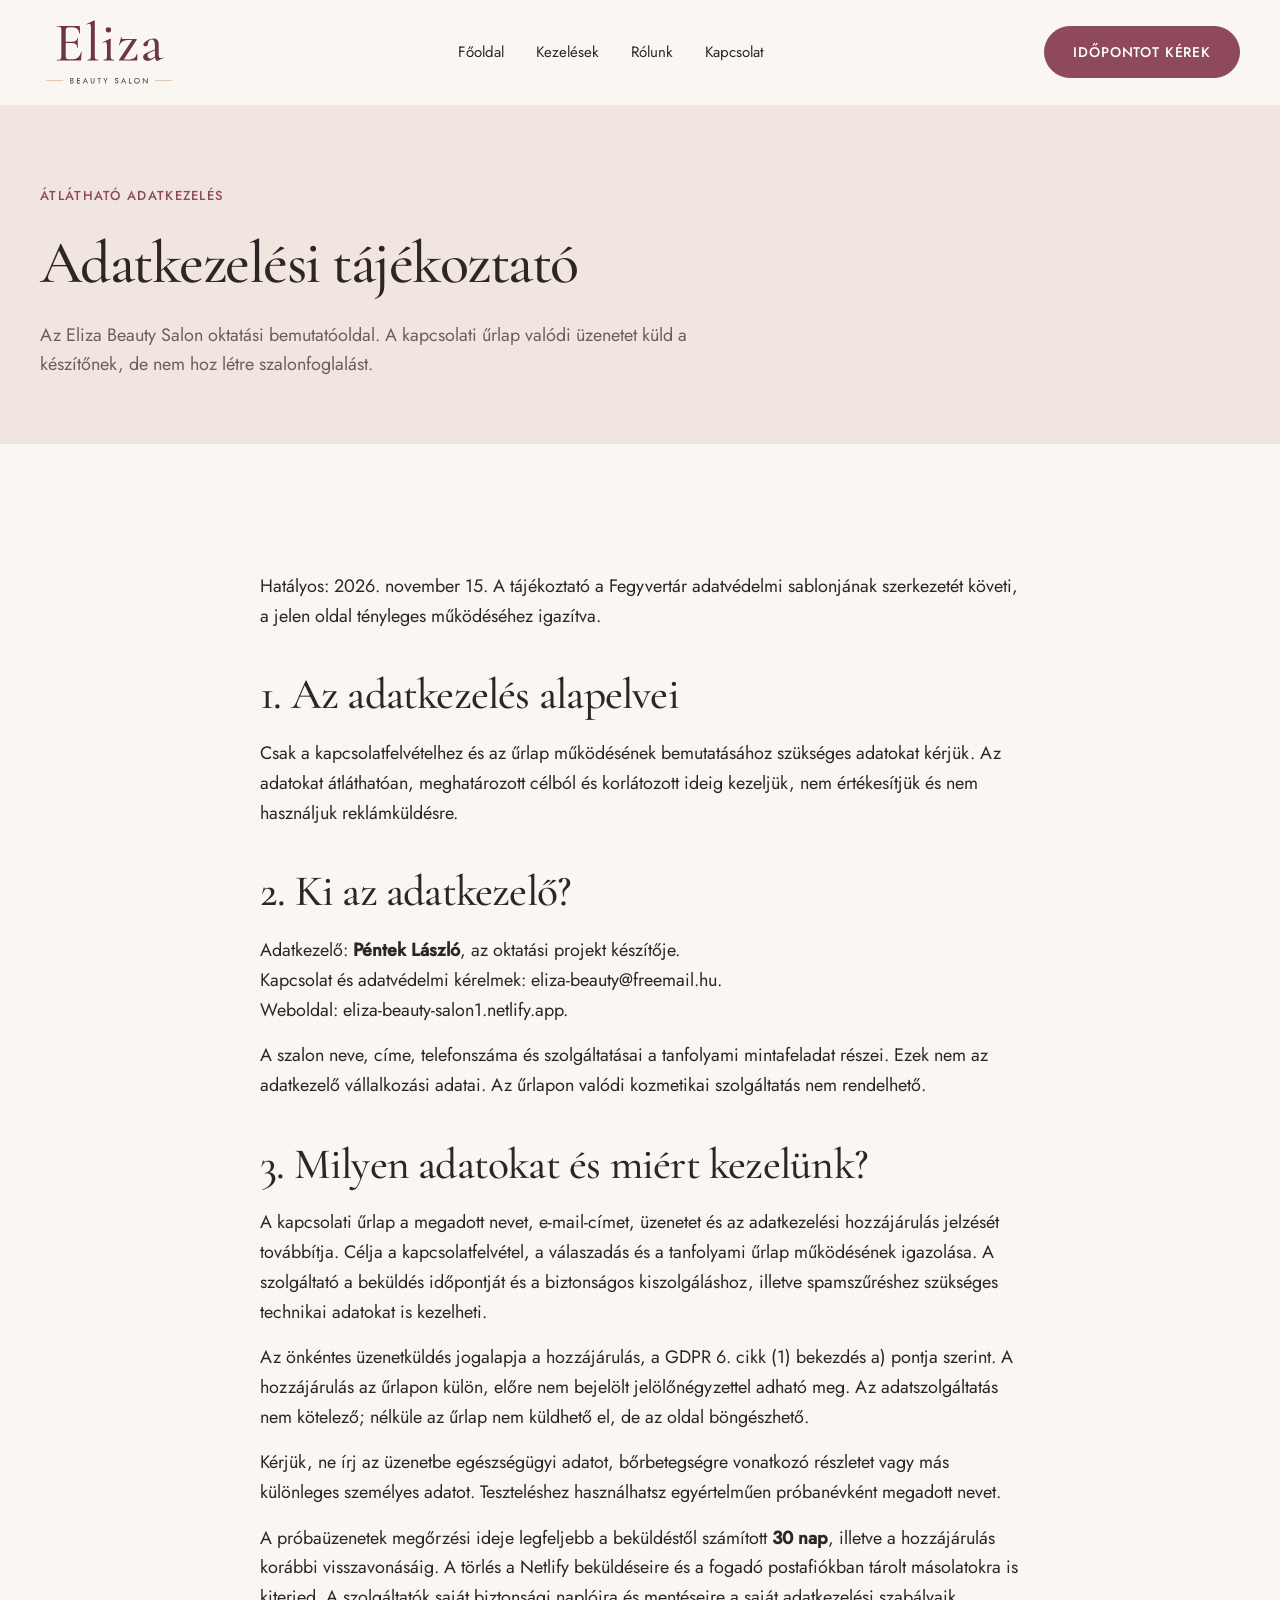
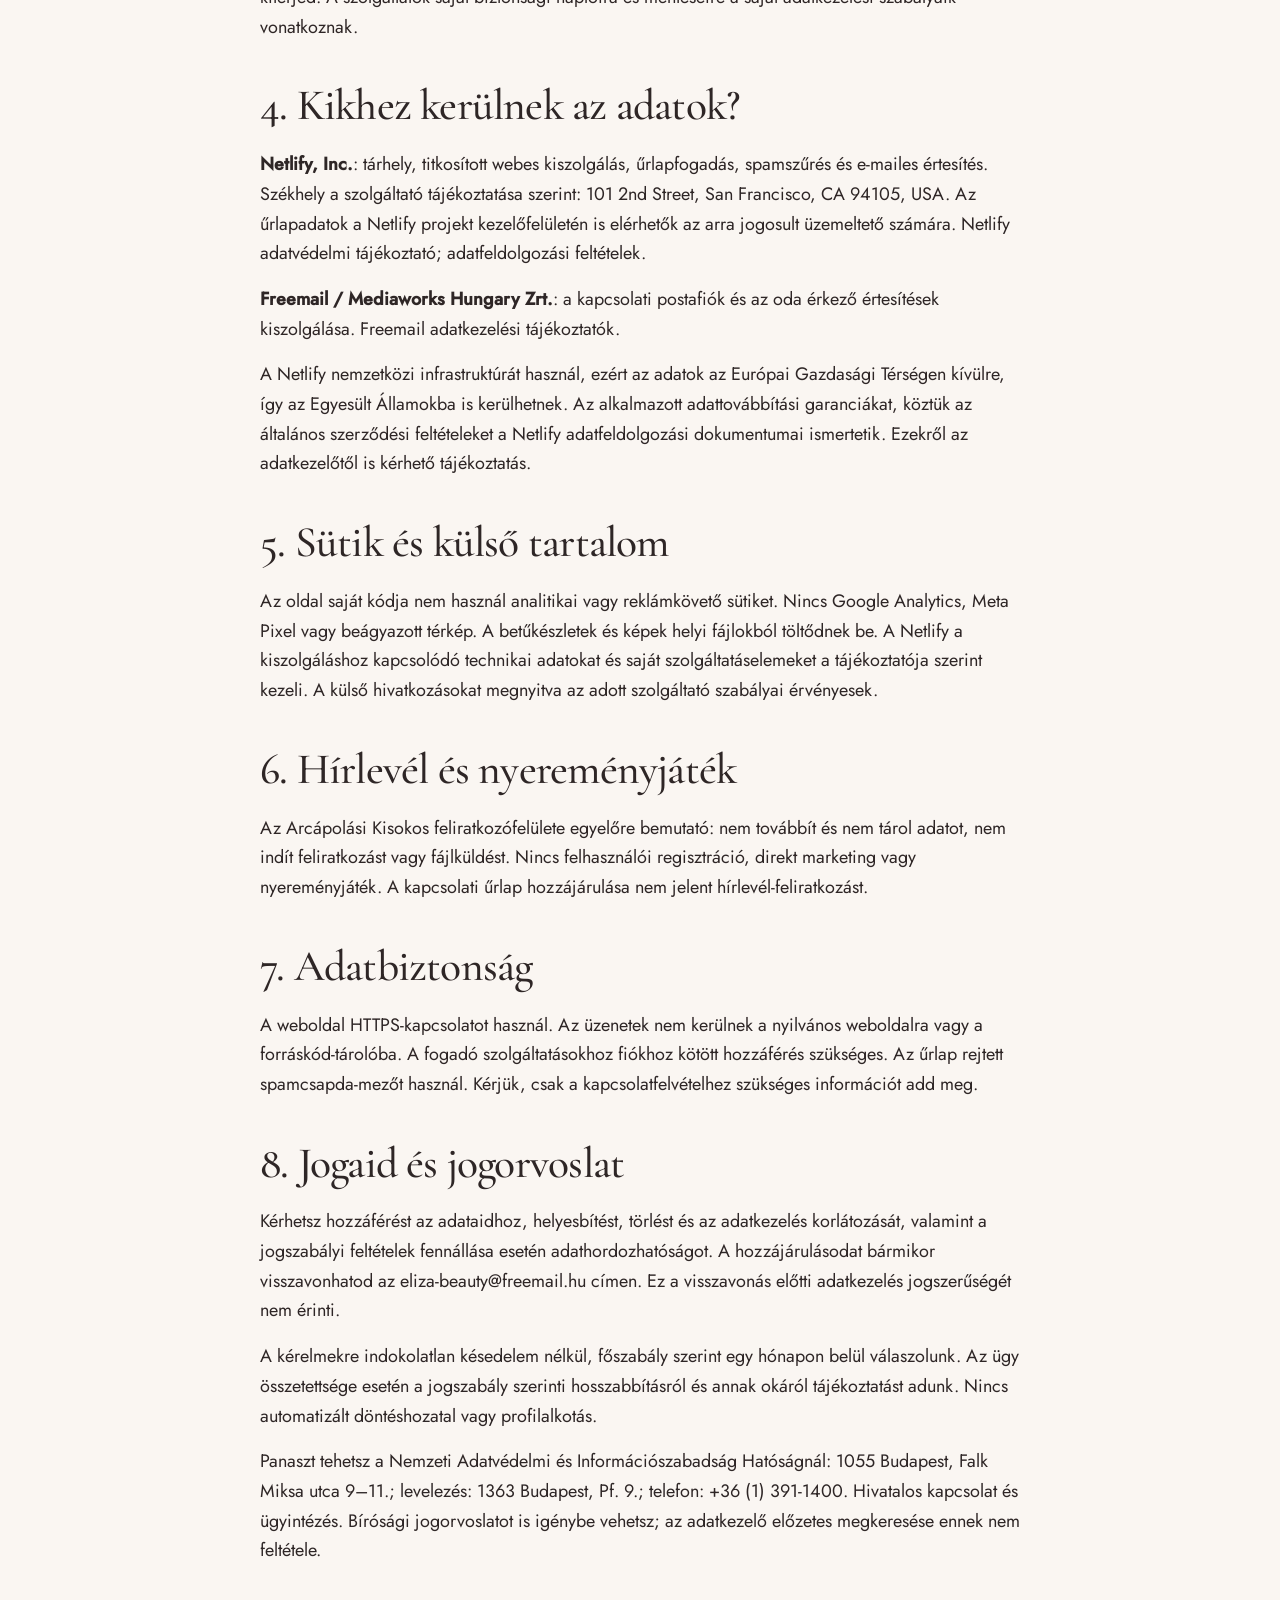
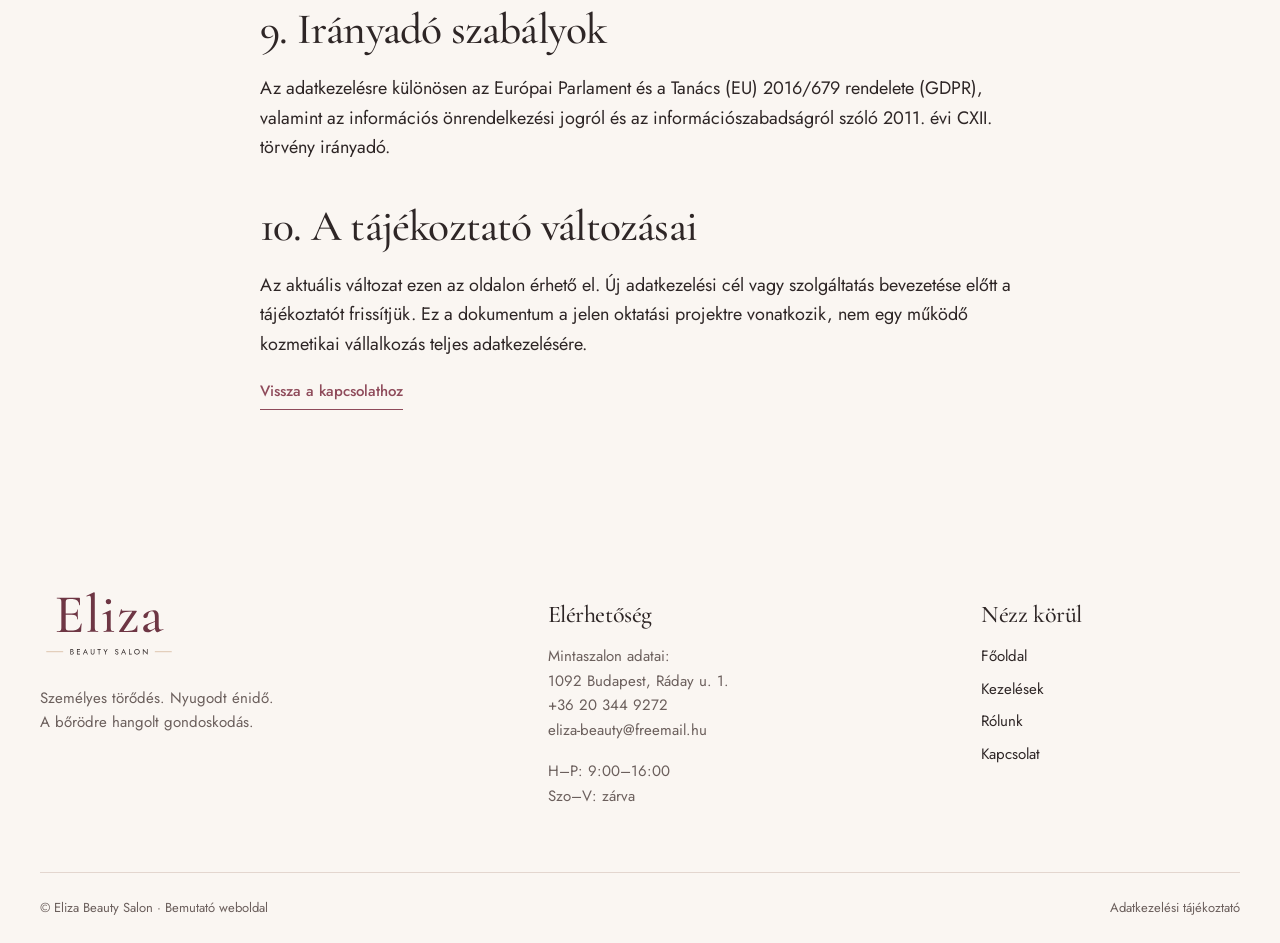
<file: public/adatkezeles.html>
<!doctype html>
<html lang="hu">
  <head>
    <meta charset="UTF-8" />
    <meta name="viewport" content="width=device-width, initial-scale=1.0" />
    <title>Adatkezelési tájékoztató | Eliza Beauty Salon</title>
    <meta
      name="description"
      content="Az Eliza Beauty Salon oktatási oldal kapcsolati űrlapjának adatkezelése, a szolgáltatók és az érintetti jogok."
    />
    <link rel="icon" href="logo/favicon.svg" />

    <link rel="preload" href="fonts/jost-v20-latin.woff2" as="font" type="font/woff2" crossorigin />
    <link
      rel="preload"
      href="fonts/cormorant-garamond-v21-latin.woff2"
      as="font"
      type="font/woff2"
      crossorigin
    />
    <style data-source="assets/site.css">
      @font-face {
        font-family: "Cormorant Garamond";
        font-style: normal;
        font-weight: 500 600;
        font-display: swap;
        src: url(fonts/cormorant-garamond-v21-latin-ext.woff2) format("woff2");
        unicode-range:
          U+0100-02BA, U+02BD-02C5, U+02C7-02CC, U+02CE-02D7, U+02DD-02FF, U+0304, U+0308, U+0329,
          U+1D00-1DBF, U+1E00-1E9F, U+1EF2-1EFF, U+2020, U+20A0-20AB, U+20AD-20C4, U+2113,
          U+2C60-2C7F, U+A720-A7FF;
      }
      @font-face {
        font-family: "Cormorant Garamond";
        font-style: normal;
        font-weight: 500 600;
        font-display: swap;
        src: url(fonts/cormorant-garamond-v21-latin.woff2) format("woff2");
        unicode-range:
          U+0000-00FF, U+0131, U+0152-0153, U+02BB-02BC, U+02C6, U+02DA, U+02DC, U+0304, U+0308,
          U+0329, U+2000-206F, U+20AC, U+2122, U+2191, U+2193, U+2212, U+2215, U+FEFF, U+FFFD;
      }
      @font-face {
        font-family: "Jost";
        font-style: normal;
        font-weight: 400 500;
        font-display: swap;
        src: url(fonts/jost-v20-latin-ext.woff2) format("woff2");
        unicode-range:
          U+0100-02BA, U+02BD-02C5, U+02C7-02CC, U+02CE-02D7, U+02DD-02FF, U+0304, U+0308, U+0329,
          U+1D00-1DBF, U+1E00-1E9F, U+1EF2-1EFF, U+2020, U+20A0-20AB, U+20AD-20C4, U+2113,
          U+2C60-2C7F, U+A720-A7FF;
      }
      @font-face {
        font-family: "Jost";
        font-style: normal;
        font-weight: 400 500;
        font-display: swap;
        src: url(fonts/jost-v20-latin.woff2) format("woff2");
        unicode-range:
          U+0000-00FF, U+0131, U+0152-0153, U+02BB-02BC, U+02C6, U+02DA, U+02DC, U+0304, U+0308,
          U+0329, U+2000-206F, U+20AC, U+2122, U+2191, U+2193, U+2212, U+2215, U+FEFF, U+FFFD;
      }

      :root {
        --rose: #8e4a5a;
        --deep: #6e3644;
        --cream: #faf6f2;
        --powder: #f1e6df;
        --ink: #2e2626;
        --muted: #6b5f5c;
        --line: #e3d6cf;
        --gold: #c9a27e;
      }
      * {
        box-sizing: border-box;
      }
      html {
        scroll-behavior: smooth;
        scroll-padding-top: 110px;
      }
      body {
        margin: 0;
        background: var(--cream);
        color: var(--ink);
        font-family: Jost, Arial, sans-serif;
        font-size: 18px;
        line-height: 1.65;
      }
      h1,
      h2,
      h3,
      p,
      figure,
      blockquote {
        margin: 0;
      }
      h1,
      h2,
      h3 {
        font-family: "Cormorant Garamond", Georgia, serif;
        font-weight: 500;
        line-height: 1.1;
      }
      h1 {
        font-size: clamp(40px, 4.7vw, 64px);
        letter-spacing: -0.025em;
      }
      h2 {
        font-size: clamp(32px, 3.4vw, 44px);
        letter-spacing: -0.018em;
      }
      h3 {
        font-size: 28px;
        font-weight: 600;
      }
      a {
        color: inherit;
        text-decoration: none;
      }
      button,
      input,
      textarea {
        font: inherit;
      }
      button,
      a,
      input,
      textarea,
      summary {
        outline-offset: 5px;
      }
      a:focus-visible,
      button:focus-visible,
      summary:focus-visible {
        outline: 2px solid var(--rose);
      }
      img {
        display: block;
        max-width: 100%;
      }
      .wrap {
        width: min(1200px, calc(100% - 80px));
        margin-inline: auto;
      }
      .section {
        padding-block: 112px;
      }
      .small {
        font-size: 15px;
        color: var(--muted);
      }
      .kicker {
        font-size: 13px;
        font-weight: 500;
        letter-spacing: 0.1em;
        text-transform: uppercase;
        color: var(--rose);
        margin-bottom: 24px;
      }
      .sprig {
        display: block;
        width: 48px;
        height: 24px;
        margin-bottom: 24px;
        color: var(--gold);
      }
      .btn {
        display: inline-flex;
        justify-content: center;
        align-items: center;
        min-height: 52px;
        border-radius: 99px;
        padding: 16px 28px;
        background: var(--rose);
        color: white;
        border: 1px solid var(--rose);
        font-size: 14px;
        letter-spacing: 0.06em;
        font-weight: 500;
        text-transform: uppercase;
        line-height: 1.3;
        cursor: pointer;
        transition:
          background 0.25s,
          color 0.25s;
      }
      .btn:hover {
        background: var(--deep);
      }
      .btn.outline {
        background: transparent;
        color: var(--rose);
      }
      .btn.outline:hover {
        background: var(--powder);
      }
      .textlink {
        display: inline-block;
        border-bottom: 1px solid var(--rose);
        padding-bottom: 5px;
        color: var(--rose);
        font-size: 15px;
        font-weight: 500;
      }
      .skip {
        position: fixed;
        left: 16px;
        top: -80px;
        z-index: 100;
        background: white;
        padding: 12px;
      }
      .skip:focus {
        top: 16px;
      }
      .concept-bar {
        padding: 7px 20px;
        background: var(--powder);
        font-size: 12px;
        text-align: center;
        letter-spacing: 0.03em;
      }
      .concept-bar a {
        text-decoration: underline;
        text-underline-offset: 3px;
      }
      header {
        position: sticky;
        top: 0;
        z-index: 20;
        background: rgba(250, 246, 242, 0.97);
        border-bottom: 1px solid transparent;
        transition: border 0.25s;
      }
      header.scrolled {
        border-color: var(--line);
      }
      .header-inner {
        height: 104px;
        display: flex;
        align-items: center;
        justify-content: space-between;
        gap: 32px;
      }
      .logo {
        width: 138px;
        height: 76px;
        object-fit: contain;
      }
      .nav {
        display: flex;
        gap: 32px;
        align-items: center;
        font-size: 15px;
      }
      .nav a:hover {
        color: var(--rose);
      }
      .menu-toggle {
        display: none;
        background: none;
        border: 1px solid var(--line);
        border-radius: 99px;
        padding: 9px 17px;
        color: var(--rose);
      }
      .hero {
        max-width: 1440px;
        margin: auto;
        position: relative;
        min-height: 660px;
        display: flex;
        align-items: center;
        padding: 48px 0 64px;
      }
      .hero-photo {
        position: absolute;
        inset: 0 24px 0 24px;
        width: calc(100% - 48px);
        height: 100%;
        object-fit: cover;
        object-position: 72% 50%;
        border-radius: 16px;
      }
      .hero .wrap {
        position: relative;
      }
      .hero-panel {
        background: var(--cream);
        max-width: 536px;
        padding: 48px 48px 48px 0;
        border-radius: 0 16px 16px 0;
        box-shadow: -40px 0 0 var(--cream);
      }
      .hero-panel p:not(.kicker) {
        margin: 24px 0 32px;
        max-width: 425px;
        color: var(--muted);
      }
      .hero-actions {
        display: flex;
        align-items: flex-start;
        flex-direction: column;
        gap: 24px;
      }
      .photo-caption {
        position: absolute;
        bottom: 16px;
        right: 48px;
        color: white;
        background: rgba(46, 38, 38, 0.65);
        padding: 3px 10px;
        border-radius: 4px;
        font-size: 11px;
      }
      .intro-strip {
        display: flex;
        justify-content: center;
        gap: 80px;
        padding: 32px 0;
        border-bottom: 1px solid var(--line);
        font-size: 15px;
        color: var(--muted);
      }
      .intro-strip span {
        display: flex;
        align-items: center;
        gap: 14px;
      }
      .intro-strip span:before {
        content: "";
        width: 7px;
        height: 7px;
        border: 1px solid var(--gold);
        border-radius: 50%;
      }
      .section-heading {
        display: flex;
        justify-content: space-between;
        align-items: end;
        gap: 32px;
        margin-bottom: 64px;
      }
      .section-heading h2 {
        max-width: 490px;
      }
      .section-heading p {
        max-width: 340px;
        color: var(--muted);
      }
      .treatments {
        display: grid;
        grid-template-columns: 1.05fr 1fr;
        gap: 64px;
        align-items: start;
      }
      .treatment-photo img {
        width: 100%;
        height: auto;
        aspect-ratio: 4/5;
        object-fit: cover;
        border-radius: 16px;
      }
      .treatment-photo figcaption {
        font-size: 12px;
        color: var(--muted);
        margin-top: 8px;
      }
      .treatment-list article {
        padding: 32px 0;
        border-bottom: 1px solid var(--line);
      }
      .treatment-list article:first-child {
        padding-top: 0;
      }
      .treatment-list h3 {
        margin-bottom: 16px;
      }
      .treatment-list p {
        color: var(--muted);
        margin-bottom: 16px;
      }
      .treatment-list .meta {
        font-size: 14px;
        color: var(--rose);
        margin-bottom: 8px;
      }
      .treatment-list .textlink {
        margin-top: 8px;
      }
      .about {
        background: var(--powder);
      }
      .about-grid {
        display: grid;
        grid-template-columns: 0.8fr 1.2fr;
        gap: 96px;
        align-items: start;
      }
      .signature {
        font-family: "Cormorant Garamond", Georgia, serif;
        font-size: 40px;
        color: var(--rose);
        margin-top: 32px;
      }
      .about-copy > p {
        margin: 0 0 24px;
        color: var(--muted);
      }
      .credentials {
        display: flex;
        gap: 32px;
        margin-top: 32px;
        padding-top: 32px;
        border-top: 1px solid #d8c7be;
      }
      .credentials div {
        flex: 1;
      }
      .credentials strong {
        display: block;
        font-family: "Cormorant Garamond", Georgia, serif;
        font-weight: 500;
        font-size: 36px;
        line-height: 1.2;
        color: var(--rose);
      }
      .credentials span {
        font-size: 14px;
      }
      .values {
        display: grid;
        grid-template-columns: repeat(3, 1fr);
        gap: 64px;
        margin-top: 64px;
      }
      .values h3 {
        margin-bottom: 16px;
      }
      .values p {
        color: var(--muted);
      }
      .value-icon {
        width: 36px;
        height: 36px;
        color: var(--rose);
        margin-bottom: 24px;
      }
      .quotes {
        background: var(--rose);
        color: var(--cream);
        position: relative;
      }
      .quotes .kicker {
        color: var(--cream);
      }
      .quotes h2 {
        text-align: center;
        max-width: 600px;
        margin: 0 auto 64px;
      }
      .quotes-grid {
        display: grid;
        grid-template-columns: 1fr 1fr;
        gap: 80px;
      }
      .quotes blockquote {
        font-family: "Cormorant Garamond", Georgia, serif;
        font-size: 27px;
        line-height: 1.4;
      }
      .quotes cite {
        font-family: Jost, Arial, sans-serif;
        font-size: 15px;
        font-style: normal;
        display: block;
        margin-top: 24px;
      }
      .quote-mark {
        font-family: Georgia, serif;
        color: #e3c9c1;
        font-size: 72px;
        line-height: 0.7;
        display: block;
        margin-bottom: 24px;
      }
      .process {
        display: grid;
        grid-template-columns: repeat(4, 1fr);
        gap: 32px;
        margin-top: 64px;
      }
      .process-number {
        font-family: "Cormorant Garamond", Georgia, serif;
        font-size: 40px;
        color: var(--rose);
        display: block;
        border-bottom: 1px solid var(--line);
        padding-bottom: 16px;
        margin-bottom: 24px;
      }
      .process h3 {
        font-size: 25px;
        margin-bottom: 16px;
      }
      .process p {
        font-size: 16px;
        color: var(--muted);
      }
      .faq-layout {
        display: grid;
        grid-template-columns: 0.8fr 1.2fr;
        gap: 96px;
      }
      .faq {
        background: var(--powder);
      }
      details {
        border-bottom: 1px solid #d8c7be;
        padding: 24px 0;
      }
      details:first-child {
        padding-top: 0;
      }
      summary {
        list-style: none;
        cursor: pointer;
        font-size: 19px;
        display: flex;
        justify-content: space-between;
        gap: 24px;
      }
      summary::-webkit-details-marker {
        display: none;
      }
      summary:after {
        content: "+";
        color: var(--rose);
        font-size: 24px;
        line-height: 1;
      }
      details[open] summary:after {
        content: "−";
      }
      details p {
        padding-top: 16px;
        color: var(--muted);
        font-size: 16px;
      }
      .newsletter {
        display: grid;
        grid-template-columns: 1fr 1fr;
        gap: 96px;
        align-items: center;
      }
      .newsletter p {
        margin-top: 24px;
        color: var(--muted);
      }
      form {
        display: grid;
        gap: 16px;
      }
      label {
        display: block;
        font-size: 15px;
        color: var(--muted);
      }
      input:not([type="checkbox"]),
      textarea {
        width: 100%;
        display: block;
        background: white;
        border: 1px solid var(--line);
        border-radius: 12px;
        padding: 13px 16px;
        color: var(--ink);
        margin-top: 7px;
        min-width: 0;
      }
      input:focus,
      textarea:focus {
        outline: 2px solid var(--rose);
        outline-offset: 2px;
      }
      textarea {
        resize: vertical;
        min-height: 128px;
      }
      .check {
        display: flex;
        align-items: start;
        gap: 10px;
        font-size: 14px;
      }
      .check input {
        margin-top: 5px;
        accent-color: var(--rose);
      }
      .check a {
        text-decoration: underline;
      }
      .form-status {
        font-size: 15px;
        color: var(--rose);
        padding: 0;
      }
      .form-status:not(:empty) {
        padding: 16px;
        background: var(--powder);
        border-radius: 12px;
      }
      .newsletter form .btn {
        justify-self: start;
      }
      .contact {
        background: var(--powder);
      }
      .contact-grid {
        display: grid;
        grid-template-columns: 1fr 1fr;
        gap: 96px;
      }
      .contact h2 {
        max-width: 450px;
        margin-bottom: 24px;
      }
      .contact p {
        color: var(--muted);
        max-width: 440px;
      }
      .contact .hours {
        margin-top: 32px;
      }
      .contact .btn {
        justify-self: start;
      }
      .contact .small {
        margin-top: 16px;
      }
      .footer-top {
        display: grid;
        grid-template-columns: 1.2fr 1fr 0.7fr;
        gap: 64px;
        padding: 64px 0;
      }
      .footer-top .logo {
        margin-bottom: 24px;
      }
      .footer-top p {
        font-size: 15px;
        color: var(--muted);
      }
      .footer-top h3 {
        font-size: 24px;
        margin: 16px 0;
      }
      .footer-links {
        display: grid;
        gap: 8px;
        font-size: 15px;
      }
      .footer-bottom {
        padding: 24px 0;
        border-top: 1px solid var(--line);
        display: flex;
        justify-content: space-between;
        gap: 24px;
        font-size: 13px;
        color: var(--muted);
      }
      .privacy {
        max-width: 680px;
        padding: 0 0 40px;
        font-size: 14px;
      }
      .privacy summary {
        font-size: 14px;
      }
      .privacy p {
        font-size: 14px;
      }
      @media (min-width: 1000px) {
        .treatment-list {
          padding-top: 24px;
        }
      }
      @media (max-width: 1000px) {
        .nav {
          gap: 20px;
        }
        .header-inner {
          gap: 20px;
        }
        .header-cta {
          display: none;
        }
        .hero-panel {
          max-width: 470px;
          padding-right: 32px;
        }
        .treatments,
        .about-grid,
        .faq-layout,
        .newsletter,
        .contact-grid {
          gap: 48px;
        }
        .values {
          gap: 32px;
        }
        .intro-strip {
          gap: 32px;
        }
        .quotes-grid {
          gap: 48px;
        }
        .process {
          grid-template-columns: 1fr 1fr;
          gap: 40px;
        }
        .footer-top {
          gap: 32px;
        }
      }
      @media (max-width: 700px) {
        body {
          font-size: 16px;
        }
        .wrap {
          width: calc(100% - 40px);
        }
        .section {
          padding-block: 64px;
        }
        .header-inner {
          height: 80px;
        }
        .logo {
          width: 112px;
          height: 64px;
        }
        .menu-toggle {
          display: block;
        }
        .nav {
          display: none;
          position: absolute;
          top: 80px;
          left: 0;
          right: 0;
          background: var(--cream);
          padding: 24px 20px 32px;
          border-bottom: 1px solid var(--line);
          flex-direction: column;
          align-items: stretch;
          gap: 20px;
        }
        .nav.open {
          display: flex;
        }
        .nav a {
          font-size: 18px;
        }
        .concept-bar {
          font-size: 11px;
        }
        .hero {
          display: flex;
          flex-direction: column;
          min-height: 0;
          padding: 0;
        }
        .hero-photo {
          position: relative;
          inset: auto;
          width: calc(100% - 40px);
          height: 300px;
          object-position: 70% center;
          border-radius: 16px;
        }
        .hero .wrap {
          margin-top: -40px;
        }
        .hero-panel {
          padding: 32px 24px 16px;
          border-radius: 16px;
          max-width: none;
          box-shadow: none;
          position: relative;
        }
        .hero-panel p:not(.kicker) {
          margin: 24px 0;
        }
        .kicker {
          font-size: 12px;
          margin-bottom: 16px;
        }
        .hero-actions {
          gap: 20px;
        }
        .hero .photo-caption {
          top: 252px;
          right: 32px;
          bottom: auto;
          font-size: 10px;
        }
        .intro-strip {
          padding: 32px 0;
          gap: 16px;
          flex-wrap: wrap;
          justify-content: flex-start;
          font-size: 13px;
        }
        .intro-strip span {
          gap: 8px;
        }
        .section-heading {
          display: block;
          margin-bottom: 40px;
        }
        .section-heading p {
          margin-top: 24px;
        }
        .treatments,
        .about-grid,
        .faq-layout,
        .newsletter,
        .contact-grid {
          grid-template-columns: 1fr;
          gap: 40px;
        }
        .treatment-photo img {
          aspect-ratio: 5/4;
        }
        .treatment-list article {
          padding: 24px 0;
        }
        .treatment-list h3 {
          font-size: 26px;
        }
        .credentials {
          gap: 16px;
        }
        .credentials strong {
          font-size: 28px;
        }
        .credentials span {
          font-size: 12px;
        }
        .values {
          grid-template-columns: 1fr;
          gap: 32px;
          margin-top: 40px;
        }
        .value-icon {
          margin-bottom: 16px;
        }
        .quotes h2 {
          text-align: left;
          margin-bottom: 40px;
        }
        .quotes-grid {
          grid-template-columns: 1fr;
          gap: 40px;
        }
        .quotes blockquote {
          font-size: 25px;
        }
        .quotes-grid figure + figure {
          padding-top: 40px;
          border-top: 1px solid rgba(250, 246, 242, 0.3);
        }
        .process {
          gap: 32px 24px;
          margin-top: 40px;
        }
        .process h3 {
          font-size: 23px;
        }
        .process p {
          font-size: 15px;
        }
        .faq-layout {
          gap: 32px;
        }
        summary {
          font-size: 17px;
        }
        .newsletter form .btn {
          width: 100%;
          font-size: 12px;
        }
        .footer-top {
          grid-template-columns: 1fr 1fr;
          gap: 32px;
          padding: 48px 0;
        }
        .footer-brand {
          grid-column: 1/-1;
        }
        .footer-bottom {
          flex-direction: column;
          gap: 8px;
        }
        .contact .btn {
          width: 100%;
        }
        .contact-grid {
          gap: 32px;
        }
        h3 {
          font-size: 24px;
        }
      }
      @media (prefers-reduced-motion: reduce) {
        html {
          scroll-behavior: auto;
        }
        *,
        *:before,
        *:after {
          animation: none !important;
          transition: none !important;
        }
      }

      /* Kiválasztott irány: 1-es alap, a 2-es folyamatblokkjával. */
      .selected-process {
        background: var(--rose);
        color: var(--cream);
      }
      .selected-process-intro {
        display: flex;
        justify-content: space-between;
        align-items: end;
        gap: 48px;
        margin-bottom: 64px;
      }
      .selected-process-intro h2 {
        max-width: 600px;
      }
      .selected-process-intro > p {
        max-width: 340px;
        font-size: 18px;
        color: var(--cream);
      }
      .selected-steps {
        display: grid;
        grid-template-columns: repeat(4, minmax(0, 1fr));
        gap: 32px;
      }
      .selected-step-number {
        font:
          600 48px/1 "Cormorant Garamond",
          Georgia,
          serif;
        color: var(--cream);
        border-bottom: 1px solid rgba(250, 246, 242, 0.4);
        padding-bottom: 24px;
        margin-bottom: 24px;
        display: block;
      }
      .selected-steps h3 {
        font-size: 25px;
        margin-bottom: 16px;
      }
      .selected-steps p {
        font-size: 16px;
        color: var(--cream);
      }
      @media (max-width: 1000px) {
        .selected-steps {
          grid-template-columns: repeat(2, minmax(0, 1fr));
          gap: 40px;
        }
      }
      @media (max-width: 700px) {
        .selected-process-intro {
          display: block;
          margin-bottom: 40px;
        }
        .selected-process-intro > p {
          margin-top: 24px;
          font-size: 16px;
        }
        .selected-steps {
          gap: 32px 24px;
        }
        .selected-step-number {
          font-size: 40px;
          padding-bottom: 16px;
          margin-bottom: 16px;
        }
        .selected-steps h3 {
          font-size: 23px;
        }
        .selected-steps p {
          font-size: 15px;
        }
      }
      @media (max-width: 420px) {
        .selected-steps {
          grid-template-columns: 1fr;
        }
        .selected-steps article {
          display: grid;
          grid-template-columns: 48px minmax(0, 1fr);
          column-gap: 20px;
        }
        .selected-step-number {
          grid-row: 1/3;
          border: 0;
          font-size: 32px;
        }
        .selected-steps p {
          grid-column: 2;
        }
      }

      /* A 2. koncepcióból kiválasztott, fotós bemutatkozás. */
      .selected-about-grid {
        display: grid;
        grid-template-columns: 0.85fr 1.15fr;
        gap: 80px;
        align-items: center;
      }
      .selected-about-image {
        width: 100%;
        height: 480px;
        object-fit: cover;
        border-radius: 16px;
      }
      .selected-image-note {
        font-size: 12px;
        color: var(--muted);
        margin-top: 8px;
      }
      .selected-about-copy > p {
        margin-top: 24px;
        color: var(--muted);
      }
      .selected-petal {
        display: block;
        width: 32px;
        height: 12px;
        border: 1px solid var(--gold);
        border-radius: 100% 0 100% 0;
        margin-bottom: 24px;
      }
      .selected-credentials {
        display: flex;
        flex-wrap: wrap;
        gap: 40px;
        margin: 32px 0;
      }
      .selected-credentials strong {
        font:
          600 40px/1.1 "Cormorant Garamond",
          Georgia,
          serif;
        color: var(--rose);
        display: block;
      }
      .selected-credentials span {
        font-size: 14px;
        color: var(--muted);
      }
      @media (max-width: 1000px) {
        .selected-about-grid {
          gap: 40px;
        }
      }
      @media (max-width: 700px) {
        .selected-about-grid {
          grid-template-columns: 1fr;
          gap: 32px;
        }
        .selected-about-image {
          height: 320px;
        }
        .selected-credentials {
          gap: 32px;
        }
      }

      .subhero {
        padding: 80px 0 64px;
        background: var(--powder);
      }
      .subhero p:not(.kicker) {
        max-width: 650px;
        margin-top: 24px;
        color: var(--muted);
      }
      .subhero h1 {
        max-width: 850px;
      }
      .subhero .btn {
        margin-top: 32px;
      }
      .editorial {
        display: grid;
        grid-template-columns: 0.8fr 1.2fr;
        gap: 80px;
      }
      .editorial p {
        margin: 16px 0;
        color: var(--muted);
      }
      .service-block {
        padding: 48px 0;
        border-bottom: 1px solid var(--line);
      }
      .service-block:first-child {
        padding-top: 0;
      }
      .service-block h2 {
        margin-bottom: 24px;
      }
      .service-block p {
        max-width: 700px;
      }
      .service-block ul,
      .package ul {
        padding-left: 24px;
        margin: 24px 0;
      }
      .service-block li,
      .package li {
        margin: 12px 0;
      }
      .packages {
        display: grid;
        grid-template-columns: repeat(3, minmax(0, 1fr));
        gap: 24px;
        margin-top: 48px;
      }
      .package {
        background: var(--powder);
        padding: 32px;
        border-radius: 16px;
        display: flex;
        flex-direction: column;
      }
      .package .price {
        font:
          500 40px/1.2 "Cormorant Garamond",
          Georgia,
          serif;
        color: var(--rose);
        margin: 24px 0;
      }
      .package .btn {
        margin-top: auto;
      }
      .guarantee {
        max-width: 800px;
        margin: 64px auto 0;
        text-align: center;
      }
      .guarantee p {
        margin-top: 24px;
      }
      .story p {
        max-width: 680px;
        margin: 24px 0;
      }
      .timeline {
        display: grid;
        gap: 32px;
        border-left: 1px solid var(--gold);
        padding-left: 32px;
      }
      .timeline strong {
        display: block;
        font:
          500 40px/1.2 "Cormorant Garamond",
          Georgia,
          serif;
        color: var(--rose);
      }
      .legal {
        max-width: 760px;
      }
      .legal h2 {
        margin: 40px 0 20px;
      }
      .legal p {
        margin: 16px 0;
      }
      .nav a[aria-current="page"] {
        color: var(--rose);
        text-decoration: underline;
        text-underline-offset: 8px;
      }
      .contact-address {
        margin-top: 32px;
      }
      .footer-top h2 {
        font-size: 24px;
        margin: 16px 0;
      }
      @media (max-width: 1000px) {
        .editorial {
          gap: 40px;
        }
        .packages {
          grid-template-columns: 1fr;
        }
        .package {
          max-width: 720px;
        }
      }
      @media (max-width: 700px) {
        .subhero {
          padding: 48px 0;
        }
        .editorial {
          grid-template-columns: 1fr;
          gap: 32px;
        }
        .service-block {
          padding: 32px 0;
        }
        .package {
          padding: 24px;
        }
        .timeline {
          padding-left: 24px;
        }
      }

      /* Telefon: kényelmes érintési célok és keskeny kijelzők. */
      .contact-grid > * {
        min-width: 0;
      }
      .contact-address a,
      .footer-top p {
        overflow-wrap: anywhere;
      }
      input[type="email"] {
        text-transform: none;
      }
      @media (max-width: 700px) {
        html {
          scroll-padding-top: 96px;
        }
        .menu-toggle {
          min-width: 76px;
          min-height: 44px;
        }
        .nav {
          max-height: calc(100dvh - 80px);
          overflow-y: auto;
          gap: 8px;
          overscroll-behavior: contain;
        }
        .nav a,
        .footer-links a {
          display: flex;
          align-items: center;
          min-height: 44px;
        }
        .textlink {
          min-height: 44px;
          display: inline-flex;
          align-items: center;
        }
        input:not([type="checkbox"]),
        textarea {
          font-size: 16px;
          min-height: 48px;
        }
        .check {
          min-height: 44px;
          align-items: flex-start;
        }
        .check input {
          width: 20px;
          height: 20px;
          flex: 0 0 20px;
        }
        .btn {
          max-width: 100%;
          white-space: normal;
          text-align: center;
        }
        .hero-actions .btn {
          width: 100%;
        }
        .hero-panel {
          padding-inline: 20px;
        }
        .header-inner {
          gap: 16px;
        }
        .footer-bottom a {
          min-height: 44px;
          display: inline-flex;
          align-items: center;
        }
      }
      @media (max-width: 420px) {
        .footer-top {
          grid-template-columns: minmax(0, 1fr);
        }
        .hero-photo {
          height: 240px;
        }
        .hero .photo-caption {
          top: 192px;
        }
        h1 {
          font-size: 36px;
        }
        .hero-panel {
          padding: 24px 16px 16px;
        }
        .hero-panel h1 br {
          display: none;
        }
        .hero-panel h1 {
          max-width: 100%;
        }
        .selected-credentials {
          gap: 24px;
        }
        .section {
          padding-block: 56px;
        }
      }
    </style>
    <meta property="og:type" content="website" />
    <meta property="og:locale" content="hu_HU" />
    <meta property="og:site_name" content="Eliza Beauty Salon" />
    <meta property="og:title" content="Adatkezelési tájékoztató | Eliza Beauty Salon" />
    <meta
      property="og:description"
      content="Az Eliza Beauty Salon oktatási oldal kapcsolati űrlapjának adatkezelése, a szolgáltatók és az érintetti jogok."
    />
    <meta name="twitter:card" content="summary_large_image" />
    <meta name="twitter:title" content="Adatkezelési tájékoztató | Eliza Beauty Salon" />
    <meta
      name="twitter:description"
      content="Az Eliza Beauty Salon oktatási oldal kapcsolati űrlapjának adatkezelése, a szolgáltatók és az érintetti jogok."
    />
    <script type="application/ld+json">
      {
        "@context": "https://schema.org",
        "@type": "BeautySalon",
        "name": "Eliza Beauty Salon",
        "description": "Bemutató weboldal: személyre szabott kozmetikai és bőrfiatalító kezelések Sipos Eliza mesterkozmetikussal.",
        "address": {
          "@type": "PostalAddress",
          "streetAddress": "Ráday u. 1.",
          "addressLocality": "Budapest",
          "postalCode": "1092",
          "addressCountry": "HU"
        },
        "openingHoursSpecification": [
          {
            "@type": "OpeningHoursSpecification",
            "dayOfWeek": ["Monday", "Tuesday", "Wednesday", "Thursday", "Friday"],
            "opens": "09:00",
            "closes": "16:00"
          }
        ],
        "url": "https://eliza-beauty-salon1.netlify.app/",
        "@id": "https://eliza-beauty-salon1.netlify.app/#salon",
        "image": "https://eliza-beauty-salon1.netlify.app/images/treatment.webp",
        "logo": "https://eliza-beauty-salon1.netlify.app/logo/logo.svg"
      }
    </script>
    <link rel="canonical" href="https://eliza-beauty-salon1.netlify.app/adatkezeles.html" />
    <meta property="og:url" content="https://eliza-beauty-salon1.netlify.app/adatkezeles.html" />
    <meta
      property="og:image"
      content="https://eliza-beauty-salon1.netlify.app/images/treatment.webp"
    />
    <meta property="og:image:width" content="1600" />
    <meta property="og:image:height" content="1067" />
    <meta property="og:image:alt" content="Arckezelést szemléltető hangulatfotó" />
    <meta
      name="twitter:image"
      content="https://eliza-beauty-salon1.netlify.app/images/treatment.webp"
    />
    <meta name="twitter:image:alt" content="Arckezelést szemléltető hangulatfotó" />
  </head>
  <body>
    <svg
      xmlns="http://www.w3.org/2000/svg"
      style="position: absolute; width: 0; height: 0"
      aria-hidden="true"
    >
      <symbol id="sprig" viewBox="0 0 48 24">
        <path
          d="M3 21C17 19 26 11 43 3M15 17C12 8 17 6 22 11M27 10C25 3 30 1 35 5M23 14C31 19 37 16 37 9"
          fill="none"
          stroke="currentColor"
          stroke-width="1.2"
        />
      </symbol>
    </svg>
    <a class="skip" href="#tartalom">Ugrás a tartalomhoz</a>

    <header>
      <div class="wrap header-inner">
        <a href="index.html" aria-label="Eliza Beauty Salon, főoldal"
          ><img
            width="138"
            height="76"
            class="logo"
            src="logo/logo.svg"
            alt="Eliza Beauty Salon" /></a
        ><button class="menu-toggle" type="button" aria-expanded="false" aria-controls="menu">
          Menü
        </button>
        <nav class="nav" id="menu" aria-label="Fő navigáció">
          <a href="index.html">Főoldal</a><a href="kezelesek.html">Kezelések</a
          ><a href="rolunk.html">Rólunk</a><a href="kapcsolat.html">Kapcsolat</a>
        </nav>
        <a class="btn header-cta" href="kapcsolat.html">Időpontot kérek</a>
      </div>
    </header>
    <main id="tartalom">
      <section class="subhero">
        <div class="wrap">
          <p class="kicker">Átlátható adatkezelés</p>
          <h1>Adatkezelési tájékoztató</h1>
          <p>
            Az Eliza Beauty Salon oktatási bemutatóoldal. A kapcsolati űrlap valódi üzenetet küld a
            készítőnek, de nem hoz létre szalonfoglalást.
          </p>
        </div>
      </section>
      <section class="section wrap legal">
        <p>
          Hatályos: 2026. november 15. A tájékoztató a Fegyvertár adatvédelmi sablonjának
          szerkezetét követi, a jelen oldal tényleges működéséhez igazítva.
        </p>
        <h2>1. Az adatkezelés alapelvei</h2>
        <p>
          Csak a kapcsolatfelvételhez és az űrlap működésének bemutatásához szükséges adatokat
          kérjük. Az adatokat átláthatóan, meghatározott célból és korlátozott ideig kezeljük, nem
          értékesítjük és nem használjuk reklámküldésre.
        </p>
        <h2>2. Ki az adatkezelő?</h2>
        <p>
          Adatkezelő: <strong>Péntek László</strong>, az oktatási projekt készítője.<br />Kapcsolat
          és adatvédelmi kérelmek:
          <a href="mailto:eliza-beauty@freemail.hu">eliza-beauty@freemail.hu</a>.<br />Weboldal:
          <a href="https://eliza-beauty-salon1.netlify.app/">eliza-beauty-salon1.netlify.app</a>.
        </p>
        <p>
          A szalon neve, címe, telefonszáma és szolgáltatásai a tanfolyami mintafeladat részei. Ezek
          nem az adatkezelő vállalkozási adatai. Az űrlapon valódi kozmetikai szolgáltatás nem
          rendelhető.
        </p>
        <h2>3. Milyen adatokat és miért kezelünk?</h2>
        <p>
          A kapcsolati űrlap a megadott nevet, e-mail-címet, üzenetet és az adatkezelési
          hozzájárulás jelzését továbbítja. Célja a kapcsolatfelvétel, a válaszadás és a tanfolyami
          űrlap működésének igazolása. A szolgáltató a beküldés időpontját és a biztonságos
          kiszolgáláshoz, illetve spamszűréshez szükséges technikai adatokat is kezelheti.
        </p>
        <p>
          Az önkéntes üzenetküldés jogalapja a hozzájárulás, a GDPR 6. cikk (1) bekezdés a) pontja
          szerint. A hozzájárulás az űrlapon külön, előre nem bejelölt jelölőnégyzettel adható meg.
          Az adatszolgáltatás nem kötelező; nélküle az űrlap nem küldhető el, de az oldal
          böngészhető.
        </p>
        <p>
          Kérjük, ne írj az üzenetbe egészségügyi adatot, bőrbetegségre vonatkozó részletet vagy más
          különleges személyes adatot. Teszteléshez használhatsz egyértelműen próbanévként megadott
          nevet.
        </p>
        <p>
          A próbaüzenetek megőrzési ideje legfeljebb a beküldéstől számított
          <strong>30 nap</strong>, illetve a hozzájárulás korábbi visszavonásáig. A törlés a Netlify
          beküldéseire és a fogadó postafiókban tárolt másolatokra is kiterjed. A szolgáltatók saját
          biztonsági naplóira és mentéseire a saját adatkezelési szabályaik vonatkoznak.
        </p>
        <h2>4. Kikhez kerülnek az adatok?</h2>
        <p>
          <strong>Netlify, Inc.</strong>: tárhely, titkosított webes kiszolgálás, űrlapfogadás,
          spamszűrés és e-mailes értesítés. Székhely a szolgáltató tájékoztatása szerint: 101 2nd
          Street, San Francisco, CA 94105, USA. Az űrlapadatok a Netlify projekt kezelőfelületén is
          elérhetők az arra jogosult üzemeltető számára.
          <a href="https://www.netlify.com/privacy/">Netlify adatvédelmi tájékoztató</a>;
          <a href="https://www.netlify.com/pdf/netlify-dpa.pdf/">adatfeldolgozási feltételek</a>.
        </p>
        <p>
          <strong>Freemail / Mediaworks Hungary Zrt.</strong>: a kapcsolati postafiók és az oda
          érkező értesítések kiszolgálása.
          <a href="https://accounts.freemail.hu/a/privacy">Freemail adatkezelési tájékoztatók</a>.
        </p>
        <p>
          A Netlify nemzetközi infrastruktúrát használ, ezért az adatok az Európai Gazdasági
          Térségen kívülre, így az Egyesült Államokba is kerülhetnek. Az alkalmazott adattovábbítási
          garanciákat, köztük az általános szerződési feltételeket a Netlify adatfeldolgozási
          dokumentumai ismertetik. Ezekről az adatkezelőtől is kérhető tájékoztatás.
        </p>
        <h2>5. Sütik és külső tartalom</h2>
        <p>
          Az oldal saját kódja nem használ analitikai vagy reklámkövető sütiket. Nincs Google
          Analytics, Meta Pixel vagy beágyazott térkép. A betűkészletek és képek helyi fájlokból
          töltődnek be. A Netlify a kiszolgáláshoz kapcsolódó technikai adatokat és saját
          szolgáltatáselemeket a tájékoztatója szerint kezeli. A külső hivatkozásokat megnyitva az
          adott szolgáltató szabályai érvényesek.
        </p>
        <h2>6. Hírlevél és nyereményjáték</h2>
        <p>
          Az Arcápolási Kisokos feliratkozófelülete egyelőre bemutató: nem továbbít és nem tárol
          adatot, nem indít feliratkozást vagy fájlküldést. Nincs felhasználói regisztráció, direkt
          marketing vagy nyereményjáték. A kapcsolati űrlap hozzájárulása nem jelent
          hírlevél-feliratkozást.
        </p>
        <h2>7. Adatbiztonság</h2>
        <p>
          A weboldal HTTPS-kapcsolatot használ. Az üzenetek nem kerülnek a nyilvános weboldalra vagy
          a forráskód-tárolóba. A fogadó szolgáltatásokhoz fiókhoz kötött hozzáférés szükséges. Az
          űrlap rejtett spamcsapda-mezőt használ. Kérjük, csak a kapcsolatfelvételhez szükséges
          információt add meg.
        </p>
        <h2>8. Jogaid és jogorvoslat</h2>
        <p>
          Kérhetsz hozzáférést az adataidhoz, helyesbítést, törlést és az adatkezelés korlátozását,
          valamint a jogszabályi feltételek fennállása esetén adathordozhatóságot. A
          hozzájárulásodat bármikor visszavonhatod az
          <a href="mailto:eliza-beauty@freemail.hu">eliza-beauty@freemail.hu</a> címen. Ez a
          visszavonás előtti adatkezelés jogszerűségét nem érinti.
        </p>
        <p>
          A kérelmekre indokolatlan késedelem nélkül, főszabály szerint egy hónapon belül
          válaszolunk. Az ügy összetettsége esetén a jogszabály szerinti hosszabbításról és annak
          okáról tájékoztatást adunk. Nincs automatizált döntéshozatal vagy profilalkotás.
        </p>
        <p>
          Panaszt tehetsz a Nemzeti Adatvédelmi és Információszabadság Hatóságnál: 1055 Budapest,
          Falk Miksa utca 9–11.; levelezés: 1363 Budapest, Pf. 9.; telefon: +36 (1) 391-1400.
          <a href="https://www.naih.hu/ugyfelszolgalat-kapcsolat"
            >Hivatalos kapcsolat és ügyintézés</a
          >. Bírósági jogorvoslatot is igénybe vehetsz; az adatkezelő előzetes megkeresése ennek nem
          feltétele.
        </p>
        <h2>9. Irányadó szabályok</h2>
        <p>
          Az adatkezelésre különösen az Európai Parlament és a Tanács (EU) 2016/679 rendelete
          (GDPR), valamint az információs önrendelkezési jogról és az információszabadságról szóló
          2011. évi CXII. törvény irányadó.
        </p>
        <h2>10. A tájékoztató változásai</h2>
        <p>
          Az aktuális változat ezen az oldalon érhető el. Új adatkezelési cél vagy szolgáltatás
          bevezetése előtt a tájékoztatót frissítjük. Ez a dokumentum a jelen oktatási projektre
          vonatkozik, nem egy működő kozmetikai vállalkozás teljes adatkezelésére.
        </p>
        <a class="textlink" href="kapcsolat.html">Vissza a kapcsolathoz</a>
      </section>
    </main>
    <footer class="wrap">
      <div class="footer-top">
        <div class="footer-brand">
          <img width="138" height="76" class="logo" src="logo/logo.svg" alt="Eliza Beauty Salon" />
          <p>Személyes törődés. Nyugodt énidő.<br />A bőrödre hangolt gondoskodás.</p>
        </div>
        <div>
          <h2>Elérhetőség</h2>
          <p>
            Mintaszalon adatai:<br />1092 Budapest, Ráday u. 1.<br />+36 20 344 9272<br /><a
              href="mailto:eliza-beauty@freemail.hu"
              >eliza-beauty@freemail.hu</a
            >
          </p>
          <p style="margin-top: 16px">H–P: 9:00–16:00<br />Szo–V: zárva</p>
        </div>
        <div>
          <h2>Nézz körül</h2>
          <nav class="footer-links" aria-label="Lábléc navigáció">
            <a href="index.html">Főoldal</a><a href="kezelesek.html">Kezelések</a
            ><a href="rolunk.html">Rólunk</a><a href="kapcsolat.html">Kapcsolat</a>
          </nav>
        </div>
      </div>
      <div class="footer-bottom">
        <span>© Eliza Beauty Salon · Bemutató weboldal</span
        ><a href="adatkezeles.html">Adatkezelési tájékoztató</a>
      </div>
    </footer>
    <script src="assets/site.js" defer></script>
  </body>
</html>
</file>
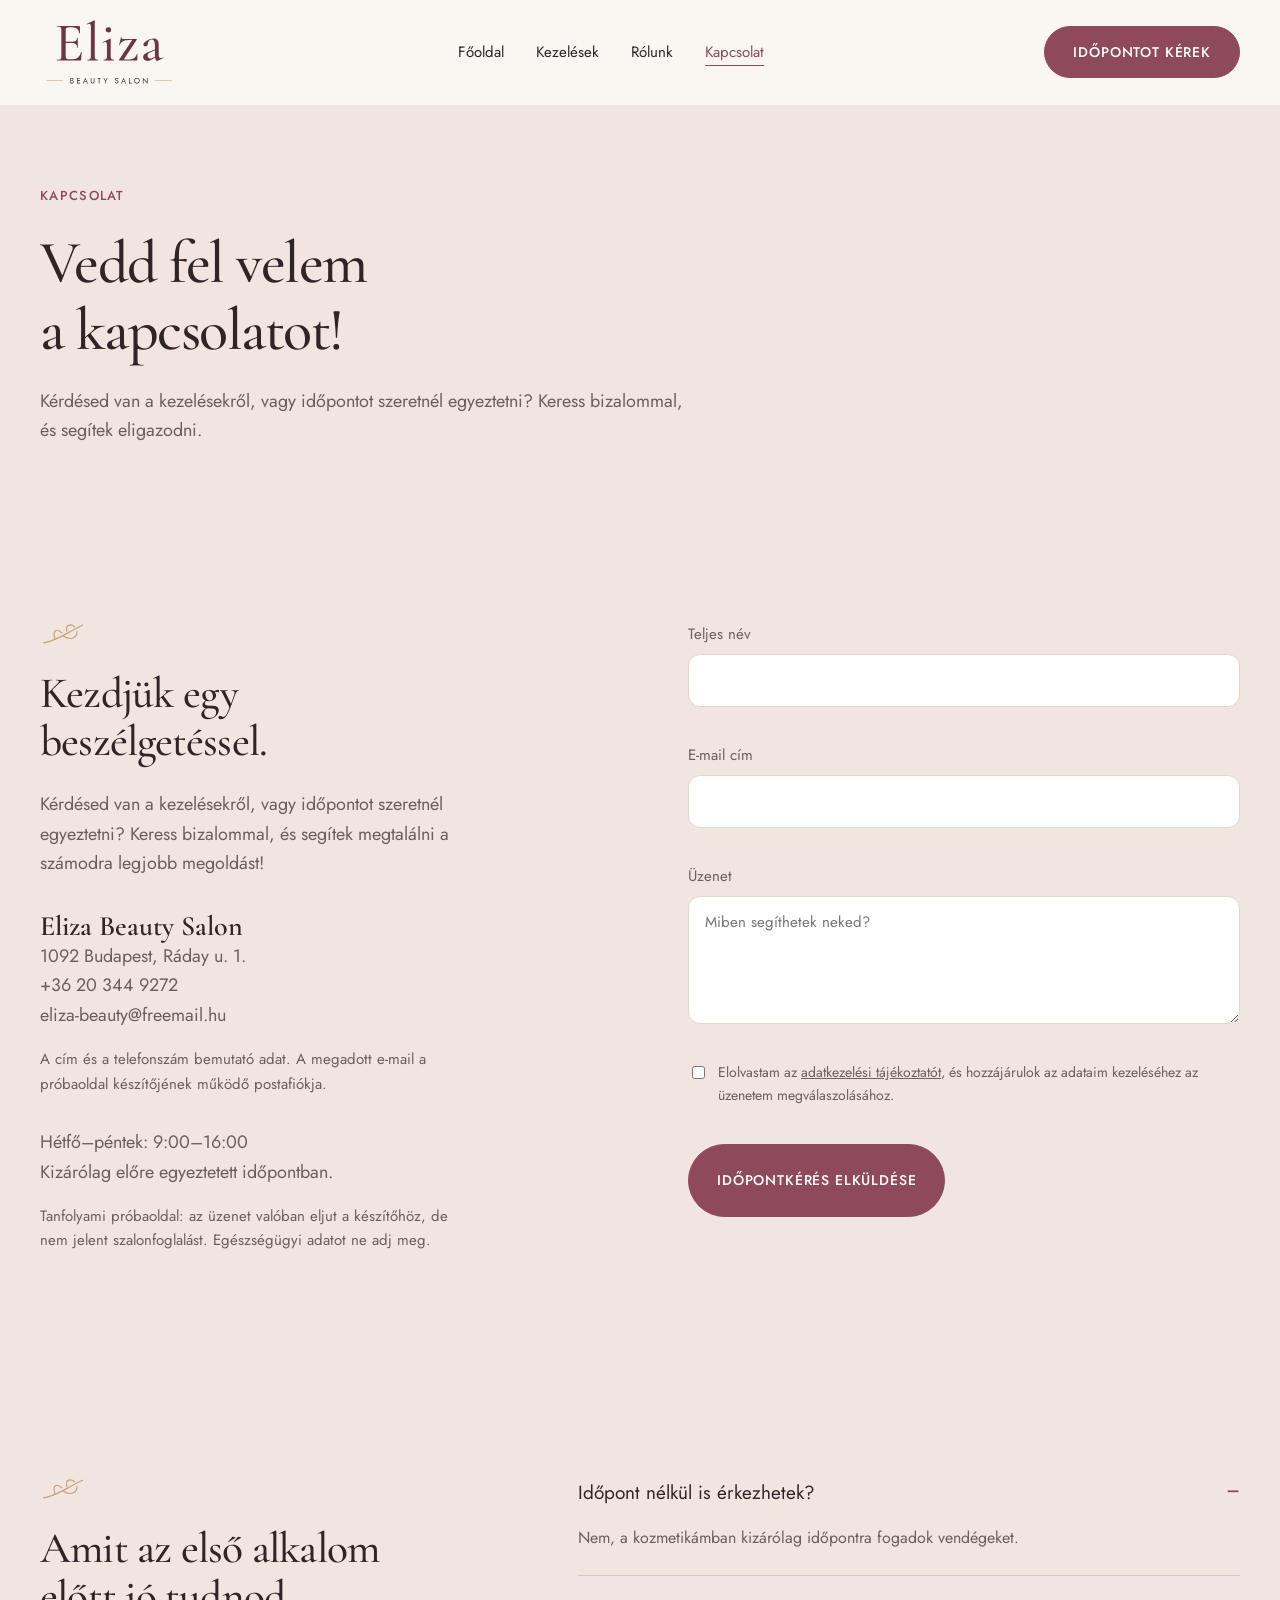
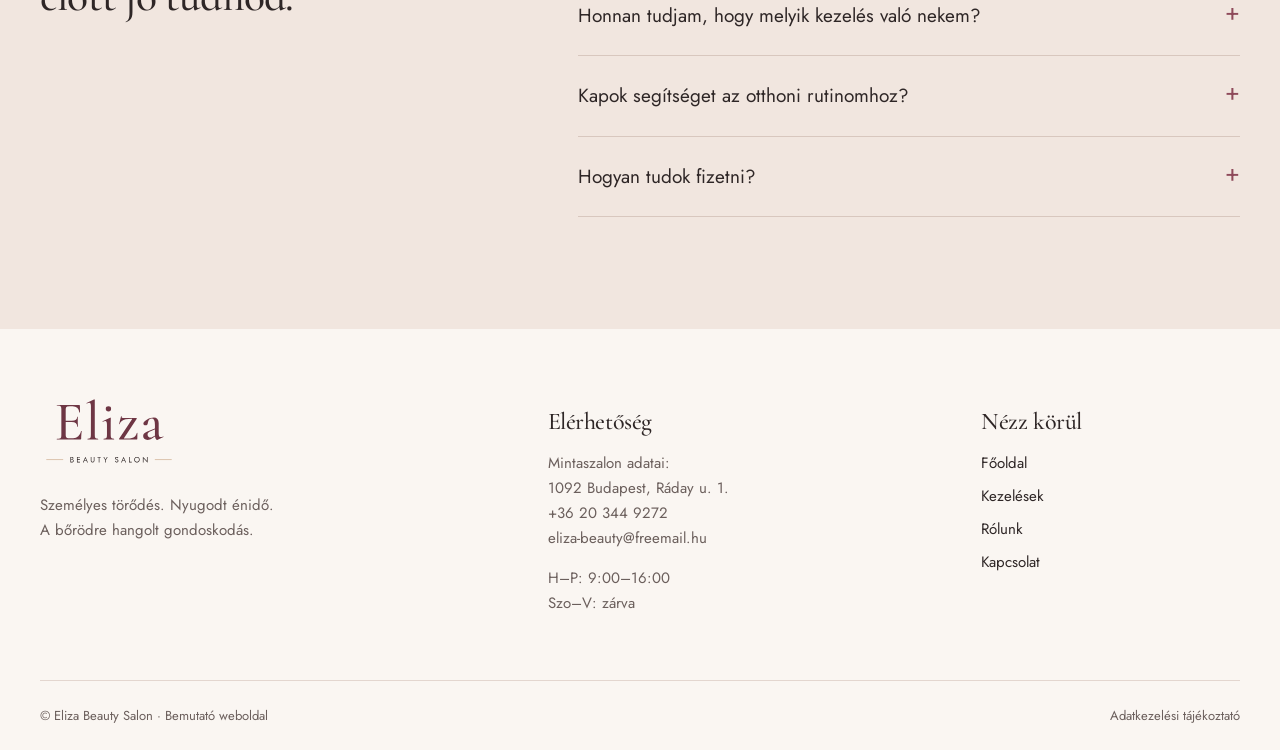
<file: public/kapcsolat.html>
<!doctype html>
<html lang="hu">
  <head>
    <meta charset="UTF-8" />
    <meta name="viewport" content="width=device-width, initial-scale=1.0" />
    <title>Kapcsolat és időpontkérés | Eliza Beauty Salon</title>
    <meta
      name="description"
      content="Eliza Beauty Salon, Budapest IX. kerület, Ráday utca 1. Nyitvatartás, gyakori kérdések és időpontkérő próbaűrlap egy helyen."
    />
    <link rel="icon" href="logo/favicon.svg" />

    <link rel="preload" href="fonts/jost-v20-latin.woff2" as="font" type="font/woff2" crossorigin />
    <link
      rel="preload"
      href="fonts/cormorant-garamond-v21-latin.woff2"
      as="font"
      type="font/woff2"
      crossorigin
    />
    <style data-source="assets/site.css">
      @font-face {
        font-family: "Cormorant Garamond";
        font-style: normal;
        font-weight: 500 600;
        font-display: swap;
        src: url(fonts/cormorant-garamond-v21-latin-ext.woff2) format("woff2");
        unicode-range:
          U+0100-02BA, U+02BD-02C5, U+02C7-02CC, U+02CE-02D7, U+02DD-02FF, U+0304, U+0308, U+0329,
          U+1D00-1DBF, U+1E00-1E9F, U+1EF2-1EFF, U+2020, U+20A0-20AB, U+20AD-20C4, U+2113,
          U+2C60-2C7F, U+A720-A7FF;
      }
      @font-face {
        font-family: "Cormorant Garamond";
        font-style: normal;
        font-weight: 500 600;
        font-display: swap;
        src: url(fonts/cormorant-garamond-v21-latin.woff2) format("woff2");
        unicode-range:
          U+0000-00FF, U+0131, U+0152-0153, U+02BB-02BC, U+02C6, U+02DA, U+02DC, U+0304, U+0308,
          U+0329, U+2000-206F, U+20AC, U+2122, U+2191, U+2193, U+2212, U+2215, U+FEFF, U+FFFD;
      }
      @font-face {
        font-family: "Jost";
        font-style: normal;
        font-weight: 400 500;
        font-display: swap;
        src: url(fonts/jost-v20-latin-ext.woff2) format("woff2");
        unicode-range:
          U+0100-02BA, U+02BD-02C5, U+02C7-02CC, U+02CE-02D7, U+02DD-02FF, U+0304, U+0308, U+0329,
          U+1D00-1DBF, U+1E00-1E9F, U+1EF2-1EFF, U+2020, U+20A0-20AB, U+20AD-20C4, U+2113,
          U+2C60-2C7F, U+A720-A7FF;
      }
      @font-face {
        font-family: "Jost";
        font-style: normal;
        font-weight: 400 500;
        font-display: swap;
        src: url(fonts/jost-v20-latin.woff2) format("woff2");
        unicode-range:
          U+0000-00FF, U+0131, U+0152-0153, U+02BB-02BC, U+02C6, U+02DA, U+02DC, U+0304, U+0308,
          U+0329, U+2000-206F, U+20AC, U+2122, U+2191, U+2193, U+2212, U+2215, U+FEFF, U+FFFD;
      }

      :root {
        --rose: #8e4a5a;
        --deep: #6e3644;
        --cream: #faf6f2;
        --powder: #f1e6df;
        --ink: #2e2626;
        --muted: #6b5f5c;
        --line: #e3d6cf;
        --gold: #c9a27e;
      }
      * {
        box-sizing: border-box;
      }
      html {
        scroll-behavior: smooth;
        scroll-padding-top: 110px;
      }
      body {
        margin: 0;
        background: var(--cream);
        color: var(--ink);
        font-family: Jost, Arial, sans-serif;
        font-size: 18px;
        line-height: 1.65;
      }
      h1,
      h2,
      h3,
      p,
      figure,
      blockquote {
        margin: 0;
      }
      h1,
      h2,
      h3 {
        font-family: "Cormorant Garamond", Georgia, serif;
        font-weight: 500;
        line-height: 1.1;
      }
      h1 {
        font-size: clamp(40px, 4.7vw, 64px);
        letter-spacing: -0.025em;
      }
      h2 {
        font-size: clamp(32px, 3.4vw, 44px);
        letter-spacing: -0.018em;
      }
      h3 {
        font-size: 28px;
        font-weight: 600;
      }
      a {
        color: inherit;
        text-decoration: none;
      }
      button,
      input,
      textarea {
        font: inherit;
      }
      button,
      a,
      input,
      textarea,
      summary {
        outline-offset: 5px;
      }
      a:focus-visible,
      button:focus-visible,
      summary:focus-visible {
        outline: 2px solid var(--rose);
      }
      img {
        display: block;
        max-width: 100%;
      }
      .wrap {
        width: min(1200px, calc(100% - 80px));
        margin-inline: auto;
      }
      .section {
        padding-block: 112px;
      }
      .small {
        font-size: 15px;
        color: var(--muted);
      }
      .kicker {
        font-size: 13px;
        font-weight: 500;
        letter-spacing: 0.1em;
        text-transform: uppercase;
        color: var(--rose);
        margin-bottom: 24px;
      }
      .sprig {
        display: block;
        width: 48px;
        height: 24px;
        margin-bottom: 24px;
        color: var(--gold);
      }
      .btn {
        display: inline-flex;
        justify-content: center;
        align-items: center;
        min-height: 52px;
        border-radius: 99px;
        padding: 16px 28px;
        background: var(--rose);
        color: white;
        border: 1px solid var(--rose);
        font-size: 14px;
        letter-spacing: 0.06em;
        font-weight: 500;
        text-transform: uppercase;
        line-height: 1.3;
        cursor: pointer;
        transition:
          background 0.25s,
          color 0.25s;
      }
      .btn:hover {
        background: var(--deep);
      }
      .btn.outline {
        background: transparent;
        color: var(--rose);
      }
      .btn.outline:hover {
        background: var(--powder);
      }
      .textlink {
        display: inline-block;
        border-bottom: 1px solid var(--rose);
        padding-bottom: 5px;
        color: var(--rose);
        font-size: 15px;
        font-weight: 500;
      }
      .skip {
        position: fixed;
        left: 16px;
        top: -80px;
        z-index: 100;
        background: white;
        padding: 12px;
      }
      .skip:focus {
        top: 16px;
      }
      .concept-bar {
        padding: 7px 20px;
        background: var(--powder);
        font-size: 12px;
        text-align: center;
        letter-spacing: 0.03em;
      }
      .concept-bar a {
        text-decoration: underline;
        text-underline-offset: 3px;
      }
      header {
        position: sticky;
        top: 0;
        z-index: 20;
        background: rgba(250, 246, 242, 0.97);
        border-bottom: 1px solid transparent;
        transition: border 0.25s;
      }
      header.scrolled {
        border-color: var(--line);
      }
      .header-inner {
        height: 104px;
        display: flex;
        align-items: center;
        justify-content: space-between;
        gap: 32px;
      }
      .logo {
        width: 138px;
        height: 76px;
        object-fit: contain;
      }
      .nav {
        display: flex;
        gap: 32px;
        align-items: center;
        font-size: 15px;
      }
      .nav a:hover {
        color: var(--rose);
      }
      .menu-toggle {
        display: none;
        background: none;
        border: 1px solid var(--line);
        border-radius: 99px;
        padding: 9px 17px;
        color: var(--rose);
      }
      .hero {
        max-width: 1440px;
        margin: auto;
        position: relative;
        min-height: 660px;
        display: flex;
        align-items: center;
        padding: 48px 0 64px;
      }
      .hero-photo {
        position: absolute;
        inset: 0 24px 0 24px;
        width: calc(100% - 48px);
        height: 100%;
        object-fit: cover;
        object-position: 72% 50%;
        border-radius: 16px;
      }
      .hero .wrap {
        position: relative;
      }
      .hero-panel {
        background: var(--cream);
        max-width: 536px;
        padding: 48px 48px 48px 0;
        border-radius: 0 16px 16px 0;
        box-shadow: -40px 0 0 var(--cream);
      }
      .hero-panel p:not(.kicker) {
        margin: 24px 0 32px;
        max-width: 425px;
        color: var(--muted);
      }
      .hero-actions {
        display: flex;
        align-items: flex-start;
        flex-direction: column;
        gap: 24px;
      }
      .photo-caption {
        position: absolute;
        bottom: 16px;
        right: 48px;
        color: white;
        background: rgba(46, 38, 38, 0.65);
        padding: 3px 10px;
        border-radius: 4px;
        font-size: 11px;
      }
      .intro-strip {
        display: flex;
        justify-content: center;
        gap: 80px;
        padding: 32px 0;
        border-bottom: 1px solid var(--line);
        font-size: 15px;
        color: var(--muted);
      }
      .intro-strip span {
        display: flex;
        align-items: center;
        gap: 14px;
      }
      .intro-strip span:before {
        content: "";
        width: 7px;
        height: 7px;
        border: 1px solid var(--gold);
        border-radius: 50%;
      }
      .section-heading {
        display: flex;
        justify-content: space-between;
        align-items: end;
        gap: 32px;
        margin-bottom: 64px;
      }
      .section-heading h2 {
        max-width: 490px;
      }
      .section-heading p {
        max-width: 340px;
        color: var(--muted);
      }
      .treatments {
        display: grid;
        grid-template-columns: 1.05fr 1fr;
        gap: 64px;
        align-items: start;
      }
      .treatment-photo img {
        width: 100%;
        height: auto;
        aspect-ratio: 4/5;
        object-fit: cover;
        border-radius: 16px;
      }
      .treatment-photo figcaption {
        font-size: 12px;
        color: var(--muted);
        margin-top: 8px;
      }
      .treatment-list article {
        padding: 32px 0;
        border-bottom: 1px solid var(--line);
      }
      .treatment-list article:first-child {
        padding-top: 0;
      }
      .treatment-list h3 {
        margin-bottom: 16px;
      }
      .treatment-list p {
        color: var(--muted);
        margin-bottom: 16px;
      }
      .treatment-list .meta {
        font-size: 14px;
        color: var(--rose);
        margin-bottom: 8px;
      }
      .treatment-list .textlink {
        margin-top: 8px;
      }
      .about {
        background: var(--powder);
      }
      .about-grid {
        display: grid;
        grid-template-columns: 0.8fr 1.2fr;
        gap: 96px;
        align-items: start;
      }
      .signature {
        font-family: "Cormorant Garamond", Georgia, serif;
        font-size: 40px;
        color: var(--rose);
        margin-top: 32px;
      }
      .about-copy > p {
        margin: 0 0 24px;
        color: var(--muted);
      }
      .credentials {
        display: flex;
        gap: 32px;
        margin-top: 32px;
        padding-top: 32px;
        border-top: 1px solid #d8c7be;
      }
      .credentials div {
        flex: 1;
      }
      .credentials strong {
        display: block;
        font-family: "Cormorant Garamond", Georgia, serif;
        font-weight: 500;
        font-size: 36px;
        line-height: 1.2;
        color: var(--rose);
      }
      .credentials span {
        font-size: 14px;
      }
      .values {
        display: grid;
        grid-template-columns: repeat(3, 1fr);
        gap: 64px;
        margin-top: 64px;
      }
      .values h3 {
        margin-bottom: 16px;
      }
      .values p {
        color: var(--muted);
      }
      .value-icon {
        width: 36px;
        height: 36px;
        color: var(--rose);
        margin-bottom: 24px;
      }
      .quotes {
        background: var(--rose);
        color: var(--cream);
        position: relative;
      }
      .quotes .kicker {
        color: var(--cream);
      }
      .quotes h2 {
        text-align: center;
        max-width: 600px;
        margin: 0 auto 64px;
      }
      .quotes-grid {
        display: grid;
        grid-template-columns: 1fr 1fr;
        gap: 80px;
      }
      .quotes blockquote {
        font-family: "Cormorant Garamond", Georgia, serif;
        font-size: 27px;
        line-height: 1.4;
      }
      .quotes cite {
        font-family: Jost, Arial, sans-serif;
        font-size: 15px;
        font-style: normal;
        display: block;
        margin-top: 24px;
      }
      .quote-mark {
        font-family: Georgia, serif;
        color: #e3c9c1;
        font-size: 72px;
        line-height: 0.7;
        display: block;
        margin-bottom: 24px;
      }
      .process {
        display: grid;
        grid-template-columns: repeat(4, 1fr);
        gap: 32px;
        margin-top: 64px;
      }
      .process-number {
        font-family: "Cormorant Garamond", Georgia, serif;
        font-size: 40px;
        color: var(--rose);
        display: block;
        border-bottom: 1px solid var(--line);
        padding-bottom: 16px;
        margin-bottom: 24px;
      }
      .process h3 {
        font-size: 25px;
        margin-bottom: 16px;
      }
      .process p {
        font-size: 16px;
        color: var(--muted);
      }
      .faq-layout {
        display: grid;
        grid-template-columns: 0.8fr 1.2fr;
        gap: 96px;
      }
      .faq {
        background: var(--powder);
      }
      details {
        border-bottom: 1px solid #d8c7be;
        padding: 24px 0;
      }
      details:first-child {
        padding-top: 0;
      }
      summary {
        list-style: none;
        cursor: pointer;
        font-size: 19px;
        display: flex;
        justify-content: space-between;
        gap: 24px;
      }
      summary::-webkit-details-marker {
        display: none;
      }
      summary:after {
        content: "+";
        color: var(--rose);
        font-size: 24px;
        line-height: 1;
      }
      details[open] summary:after {
        content: "−";
      }
      details p {
        padding-top: 16px;
        color: var(--muted);
        font-size: 16px;
      }
      .newsletter {
        display: grid;
        grid-template-columns: 1fr 1fr;
        gap: 96px;
        align-items: center;
      }
      .newsletter p {
        margin-top: 24px;
        color: var(--muted);
      }
      form {
        display: grid;
        gap: 16px;
      }
      label {
        display: block;
        font-size: 15px;
        color: var(--muted);
      }
      input:not([type="checkbox"]),
      textarea {
        width: 100%;
        display: block;
        background: white;
        border: 1px solid var(--line);
        border-radius: 12px;
        padding: 13px 16px;
        color: var(--ink);
        margin-top: 7px;
        min-width: 0;
      }
      input:focus,
      textarea:focus {
        outline: 2px solid var(--rose);
        outline-offset: 2px;
      }
      textarea {
        resize: vertical;
        min-height: 128px;
      }
      .check {
        display: flex;
        align-items: start;
        gap: 10px;
        font-size: 14px;
      }
      .check input {
        margin-top: 5px;
        accent-color: var(--rose);
      }
      .check a {
        text-decoration: underline;
      }
      .form-status {
        font-size: 15px;
        color: var(--rose);
        padding: 0;
      }
      .form-status:not(:empty) {
        padding: 16px;
        background: var(--powder);
        border-radius: 12px;
      }
      .newsletter form .btn {
        justify-self: start;
      }
      .contact {
        background: var(--powder);
      }
      .contact-grid {
        display: grid;
        grid-template-columns: 1fr 1fr;
        gap: 96px;
      }
      .contact h2 {
        max-width: 450px;
        margin-bottom: 24px;
      }
      .contact p {
        color: var(--muted);
        max-width: 440px;
      }
      .contact .hours {
        margin-top: 32px;
      }
      .contact .btn {
        justify-self: start;
      }
      .contact .small {
        margin-top: 16px;
      }
      .footer-top {
        display: grid;
        grid-template-columns: 1.2fr 1fr 0.7fr;
        gap: 64px;
        padding: 64px 0;
      }
      .footer-top .logo {
        margin-bottom: 24px;
      }
      .footer-top p {
        font-size: 15px;
        color: var(--muted);
      }
      .footer-top h3 {
        font-size: 24px;
        margin: 16px 0;
      }
      .footer-links {
        display: grid;
        gap: 8px;
        font-size: 15px;
      }
      .footer-bottom {
        padding: 24px 0;
        border-top: 1px solid var(--line);
        display: flex;
        justify-content: space-between;
        gap: 24px;
        font-size: 13px;
        color: var(--muted);
      }
      .privacy {
        max-width: 680px;
        padding: 0 0 40px;
        font-size: 14px;
      }
      .privacy summary {
        font-size: 14px;
      }
      .privacy p {
        font-size: 14px;
      }
      @media (min-width: 1000px) {
        .treatment-list {
          padding-top: 24px;
        }
      }
      @media (max-width: 1000px) {
        .nav {
          gap: 20px;
        }
        .header-inner {
          gap: 20px;
        }
        .header-cta {
          display: none;
        }
        .hero-panel {
          max-width: 470px;
          padding-right: 32px;
        }
        .treatments,
        .about-grid,
        .faq-layout,
        .newsletter,
        .contact-grid {
          gap: 48px;
        }
        .values {
          gap: 32px;
        }
        .intro-strip {
          gap: 32px;
        }
        .quotes-grid {
          gap: 48px;
        }
        .process {
          grid-template-columns: 1fr 1fr;
          gap: 40px;
        }
        .footer-top {
          gap: 32px;
        }
      }
      @media (max-width: 700px) {
        body {
          font-size: 16px;
        }
        .wrap {
          width: calc(100% - 40px);
        }
        .section {
          padding-block: 64px;
        }
        .header-inner {
          height: 80px;
        }
        .logo {
          width: 112px;
          height: 64px;
        }
        .menu-toggle {
          display: block;
        }
        .nav {
          display: none;
          position: absolute;
          top: 80px;
          left: 0;
          right: 0;
          background: var(--cream);
          padding: 24px 20px 32px;
          border-bottom: 1px solid var(--line);
          flex-direction: column;
          align-items: stretch;
          gap: 20px;
        }
        .nav.open {
          display: flex;
        }
        .nav a {
          font-size: 18px;
        }
        .concept-bar {
          font-size: 11px;
        }
        .hero {
          display: flex;
          flex-direction: column;
          min-height: 0;
          padding: 0;
        }
        .hero-photo {
          position: relative;
          inset: auto;
          width: calc(100% - 40px);
          height: 300px;
          object-position: 70% center;
          border-radius: 16px;
        }
        .hero .wrap {
          margin-top: -40px;
        }
        .hero-panel {
          padding: 32px 24px 16px;
          border-radius: 16px;
          max-width: none;
          box-shadow: none;
          position: relative;
        }
        .hero-panel p:not(.kicker) {
          margin: 24px 0;
        }
        .kicker {
          font-size: 12px;
          margin-bottom: 16px;
        }
        .hero-actions {
          gap: 20px;
        }
        .hero .photo-caption {
          top: 252px;
          right: 32px;
          bottom: auto;
          font-size: 10px;
        }
        .intro-strip {
          padding: 32px 0;
          gap: 16px;
          flex-wrap: wrap;
          justify-content: flex-start;
          font-size: 13px;
        }
        .intro-strip span {
          gap: 8px;
        }
        .section-heading {
          display: block;
          margin-bottom: 40px;
        }
        .section-heading p {
          margin-top: 24px;
        }
        .treatments,
        .about-grid,
        .faq-layout,
        .newsletter,
        .contact-grid {
          grid-template-columns: 1fr;
          gap: 40px;
        }
        .treatment-photo img {
          aspect-ratio: 5/4;
        }
        .treatment-list article {
          padding: 24px 0;
        }
        .treatment-list h3 {
          font-size: 26px;
        }
        .credentials {
          gap: 16px;
        }
        .credentials strong {
          font-size: 28px;
        }
        .credentials span {
          font-size: 12px;
        }
        .values {
          grid-template-columns: 1fr;
          gap: 32px;
          margin-top: 40px;
        }
        .value-icon {
          margin-bottom: 16px;
        }
        .quotes h2 {
          text-align: left;
          margin-bottom: 40px;
        }
        .quotes-grid {
          grid-template-columns: 1fr;
          gap: 40px;
        }
        .quotes blockquote {
          font-size: 25px;
        }
        .quotes-grid figure + figure {
          padding-top: 40px;
          border-top: 1px solid rgba(250, 246, 242, 0.3);
        }
        .process {
          gap: 32px 24px;
          margin-top: 40px;
        }
        .process h3 {
          font-size: 23px;
        }
        .process p {
          font-size: 15px;
        }
        .faq-layout {
          gap: 32px;
        }
        summary {
          font-size: 17px;
        }
        .newsletter form .btn {
          width: 100%;
          font-size: 12px;
        }
        .footer-top {
          grid-template-columns: 1fr 1fr;
          gap: 32px;
          padding: 48px 0;
        }
        .footer-brand {
          grid-column: 1/-1;
        }
        .footer-bottom {
          flex-direction: column;
          gap: 8px;
        }
        .contact .btn {
          width: 100%;
        }
        .contact-grid {
          gap: 32px;
        }
        h3 {
          font-size: 24px;
        }
      }
      @media (prefers-reduced-motion: reduce) {
        html {
          scroll-behavior: auto;
        }
        *,
        *:before,
        *:after {
          animation: none !important;
          transition: none !important;
        }
      }

      /* Kiválasztott irány: 1-es alap, a 2-es folyamatblokkjával. */
      .selected-process {
        background: var(--rose);
        color: var(--cream);
      }
      .selected-process-intro {
        display: flex;
        justify-content: space-between;
        align-items: end;
        gap: 48px;
        margin-bottom: 64px;
      }
      .selected-process-intro h2 {
        max-width: 600px;
      }
      .selected-process-intro > p {
        max-width: 340px;
        font-size: 18px;
        color: var(--cream);
      }
      .selected-steps {
        display: grid;
        grid-template-columns: repeat(4, minmax(0, 1fr));
        gap: 32px;
      }
      .selected-step-number {
        font:
          600 48px/1 "Cormorant Garamond",
          Georgia,
          serif;
        color: var(--cream);
        border-bottom: 1px solid rgba(250, 246, 242, 0.4);
        padding-bottom: 24px;
        margin-bottom: 24px;
        display: block;
      }
      .selected-steps h3 {
        font-size: 25px;
        margin-bottom: 16px;
      }
      .selected-steps p {
        font-size: 16px;
        color: var(--cream);
      }
      @media (max-width: 1000px) {
        .selected-steps {
          grid-template-columns: repeat(2, minmax(0, 1fr));
          gap: 40px;
        }
      }
      @media (max-width: 700px) {
        .selected-process-intro {
          display: block;
          margin-bottom: 40px;
        }
        .selected-process-intro > p {
          margin-top: 24px;
          font-size: 16px;
        }
        .selected-steps {
          gap: 32px 24px;
        }
        .selected-step-number {
          font-size: 40px;
          padding-bottom: 16px;
          margin-bottom: 16px;
        }
        .selected-steps h3 {
          font-size: 23px;
        }
        .selected-steps p {
          font-size: 15px;
        }
      }
      @media (max-width: 420px) {
        .selected-steps {
          grid-template-columns: 1fr;
        }
        .selected-steps article {
          display: grid;
          grid-template-columns: 48px minmax(0, 1fr);
          column-gap: 20px;
        }
        .selected-step-number {
          grid-row: 1/3;
          border: 0;
          font-size: 32px;
        }
        .selected-steps p {
          grid-column: 2;
        }
      }

      /* A 2. koncepcióból kiválasztott, fotós bemutatkozás. */
      .selected-about-grid {
        display: grid;
        grid-template-columns: 0.85fr 1.15fr;
        gap: 80px;
        align-items: center;
      }
      .selected-about-image {
        width: 100%;
        height: 480px;
        object-fit: cover;
        border-radius: 16px;
      }
      .selected-image-note {
        font-size: 12px;
        color: var(--muted);
        margin-top: 8px;
      }
      .selected-about-copy > p {
        margin-top: 24px;
        color: var(--muted);
      }
      .selected-petal {
        display: block;
        width: 32px;
        height: 12px;
        border: 1px solid var(--gold);
        border-radius: 100% 0 100% 0;
        margin-bottom: 24px;
      }
      .selected-credentials {
        display: flex;
        flex-wrap: wrap;
        gap: 40px;
        margin: 32px 0;
      }
      .selected-credentials strong {
        font:
          600 40px/1.1 "Cormorant Garamond",
          Georgia,
          serif;
        color: var(--rose);
        display: block;
      }
      .selected-credentials span {
        font-size: 14px;
        color: var(--muted);
      }
      @media (max-width: 1000px) {
        .selected-about-grid {
          gap: 40px;
        }
      }
      @media (max-width: 700px) {
        .selected-about-grid {
          grid-template-columns: 1fr;
          gap: 32px;
        }
        .selected-about-image {
          height: 320px;
        }
        .selected-credentials {
          gap: 32px;
        }
      }

      .subhero {
        padding: 80px 0 64px;
        background: var(--powder);
      }
      .subhero p:not(.kicker) {
        max-width: 650px;
        margin-top: 24px;
        color: var(--muted);
      }
      .subhero h1 {
        max-width: 850px;
      }
      .subhero .btn {
        margin-top: 32px;
      }
      .editorial {
        display: grid;
        grid-template-columns: 0.8fr 1.2fr;
        gap: 80px;
      }
      .editorial p {
        margin: 16px 0;
        color: var(--muted);
      }
      .service-block {
        padding: 48px 0;
        border-bottom: 1px solid var(--line);
      }
      .service-block:first-child {
        padding-top: 0;
      }
      .service-block h2 {
        margin-bottom: 24px;
      }
      .service-block p {
        max-width: 700px;
      }
      .service-block ul,
      .package ul {
        padding-left: 24px;
        margin: 24px 0;
      }
      .service-block li,
      .package li {
        margin: 12px 0;
      }
      .packages {
        display: grid;
        grid-template-columns: repeat(3, minmax(0, 1fr));
        gap: 24px;
        margin-top: 48px;
      }
      .package {
        background: var(--powder);
        padding: 32px;
        border-radius: 16px;
        display: flex;
        flex-direction: column;
      }
      .package .price {
        font:
          500 40px/1.2 "Cormorant Garamond",
          Georgia,
          serif;
        color: var(--rose);
        margin: 24px 0;
      }
      .package .btn {
        margin-top: auto;
      }
      .guarantee {
        max-width: 800px;
        margin: 64px auto 0;
        text-align: center;
      }
      .guarantee p {
        margin-top: 24px;
      }
      .story p {
        max-width: 680px;
        margin: 24px 0;
      }
      .timeline {
        display: grid;
        gap: 32px;
        border-left: 1px solid var(--gold);
        padding-left: 32px;
      }
      .timeline strong {
        display: block;
        font:
          500 40px/1.2 "Cormorant Garamond",
          Georgia,
          serif;
        color: var(--rose);
      }
      .legal {
        max-width: 760px;
      }
      .legal h2 {
        margin: 40px 0 20px;
      }
      .legal p {
        margin: 16px 0;
      }
      .nav a[aria-current="page"] {
        color: var(--rose);
        text-decoration: underline;
        text-underline-offset: 8px;
      }
      .contact-address {
        margin-top: 32px;
      }
      .footer-top h2 {
        font-size: 24px;
        margin: 16px 0;
      }
      @media (max-width: 1000px) {
        .editorial {
          gap: 40px;
        }
        .packages {
          grid-template-columns: 1fr;
        }
        .package {
          max-width: 720px;
        }
      }
      @media (max-width: 700px) {
        .subhero {
          padding: 48px 0;
        }
        .editorial {
          grid-template-columns: 1fr;
          gap: 32px;
        }
        .service-block {
          padding: 32px 0;
        }
        .package {
          padding: 24px;
        }
        .timeline {
          padding-left: 24px;
        }
      }

      /* Telefon: kényelmes érintési célok és keskeny kijelzők. */
      .contact-grid > * {
        min-width: 0;
      }
      .contact-address a,
      .footer-top p {
        overflow-wrap: anywhere;
      }
      input[type="email"] {
        text-transform: none;
      }
      @media (max-width: 700px) {
        html {
          scroll-padding-top: 96px;
        }
        .menu-toggle {
          min-width: 76px;
          min-height: 44px;
        }
        .nav {
          max-height: calc(100dvh - 80px);
          overflow-y: auto;
          gap: 8px;
          overscroll-behavior: contain;
        }
        .nav a,
        .footer-links a {
          display: flex;
          align-items: center;
          min-height: 44px;
        }
        .textlink {
          min-height: 44px;
          display: inline-flex;
          align-items: center;
        }
        input:not([type="checkbox"]),
        textarea {
          font-size: 16px;
          min-height: 48px;
        }
        .check {
          min-height: 44px;
          align-items: flex-start;
        }
        .check input {
          width: 20px;
          height: 20px;
          flex: 0 0 20px;
        }
        .btn {
          max-width: 100%;
          white-space: normal;
          text-align: center;
        }
        .hero-actions .btn {
          width: 100%;
        }
        .hero-panel {
          padding-inline: 20px;
        }
        .header-inner {
          gap: 16px;
        }
        .footer-bottom a {
          min-height: 44px;
          display: inline-flex;
          align-items: center;
        }
      }
      @media (max-width: 420px) {
        .footer-top {
          grid-template-columns: minmax(0, 1fr);
        }
        .hero-photo {
          height: 240px;
        }
        .hero .photo-caption {
          top: 192px;
        }
        h1 {
          font-size: 36px;
        }
        .hero-panel {
          padding: 24px 16px 16px;
        }
        .hero-panel h1 br {
          display: none;
        }
        .hero-panel h1 {
          max-width: 100%;
        }
        .selected-credentials {
          gap: 24px;
        }
        .section {
          padding-block: 56px;
        }
      }
    </style>
    <meta property="og:type" content="website" />
    <meta property="og:locale" content="hu_HU" />
    <meta property="og:site_name" content="Eliza Beauty Salon" />
    <meta property="og:title" content="Kapcsolat és időpontkérés | Eliza Beauty Salon" />
    <meta
      property="og:description"
      content="Eliza Beauty Salon, Budapest IX. kerület, Ráday utca 1. Nyitvatartás, gyakori kérdések és időpontkérő próbaűrlap egy helyen."
    />
    <meta name="twitter:card" content="summary_large_image" />
    <meta name="twitter:title" content="Kapcsolat és időpontkérés | Eliza Beauty Salon" />
    <meta
      name="twitter:description"
      content="Eliza Beauty Salon, Budapest IX. kerület, Ráday utca 1. Nyitvatartás, gyakori kérdések és időpontkérő próbaűrlap egy helyen."
    />
    <script type="application/ld+json">
      {
        "@context": "https://schema.org",
        "@type": "BeautySalon",
        "name": "Eliza Beauty Salon",
        "description": "Bemutató weboldal: személyre szabott kozmetikai és bőrfiatalító kezelések Sipos Eliza mesterkozmetikussal.",
        "address": {
          "@type": "PostalAddress",
          "streetAddress": "Ráday u. 1.",
          "addressLocality": "Budapest",
          "postalCode": "1092",
          "addressCountry": "HU"
        },
        "openingHoursSpecification": [
          {
            "@type": "OpeningHoursSpecification",
            "dayOfWeek": ["Monday", "Tuesday", "Wednesday", "Thursday", "Friday"],
            "opens": "09:00",
            "closes": "16:00"
          }
        ],
        "url": "https://eliza-beauty-salon1.netlify.app/",
        "@id": "https://eliza-beauty-salon1.netlify.app/#salon",
        "image": "https://eliza-beauty-salon1.netlify.app/images/treatment.webp",
        "logo": "https://eliza-beauty-salon1.netlify.app/logo/logo.svg"
      }
    </script>
    <link rel="canonical" href="https://eliza-beauty-salon1.netlify.app/kapcsolat.html" />
    <meta property="og:url" content="https://eliza-beauty-salon1.netlify.app/kapcsolat.html" />
    <meta
      property="og:image"
      content="https://eliza-beauty-salon1.netlify.app/images/treatment.webp"
    />
    <meta property="og:image:width" content="1600" />
    <meta property="og:image:height" content="1067" />
    <meta property="og:image:alt" content="Arckezelést szemléltető hangulatfotó" />
    <meta
      name="twitter:image"
      content="https://eliza-beauty-salon1.netlify.app/images/treatment.webp"
    />
    <meta name="twitter:image:alt" content="Arckezelést szemléltető hangulatfotó" />
  </head>
  <body>
    <svg
      xmlns="http://www.w3.org/2000/svg"
      style="position: absolute; width: 0; height: 0"
      aria-hidden="true"
    >
      <symbol id="sprig" viewBox="0 0 48 24">
        <path
          d="M3 21C17 19 26 11 43 3M15 17C12 8 17 6 22 11M27 10C25 3 30 1 35 5M23 14C31 19 37 16 37 9"
          fill="none"
          stroke="currentColor"
          stroke-width="1.2"
        />
      </symbol>
    </svg>
    <a class="skip" href="#tartalom">Ugrás a tartalomhoz</a>

    <header>
      <div class="wrap header-inner">
        <a href="index.html" aria-label="Eliza Beauty Salon, főoldal"
          ><img
            width="138"
            height="76"
            class="logo"
            src="logo/logo.svg"
            alt="Eliza Beauty Salon" /></a
        ><button class="menu-toggle" type="button" aria-expanded="false" aria-controls="menu">
          Menü
        </button>
        <nav class="nav" id="menu" aria-label="Fő navigáció">
          <a href="index.html">Főoldal</a><a href="kezelesek.html">Kezelések</a
          ><a href="rolunk.html">Rólunk</a
          ><a href="kapcsolat.html" aria-current="page">Kapcsolat</a>
        </nav>
        <a class="btn header-cta" href="#kapcsolat">Időpontot kérek</a>
      </div>
    </header>
    <main id="tartalom">
      <section class="subhero">
        <div class="wrap">
          <p class="kicker">Kapcsolat</p>
          <h1>Vedd fel velem <br />a kapcsolatot!</h1>
          <p>
            Kérdésed van a kezelésekről, vagy időpontot szeretnél egyeztetni? Keress bizalommal, és
            segítek eligazodni.
          </p>
        </div>
      </section>
      <section class="section contact" id="kapcsolat">
        <div class="wrap contact-grid">
          <div>
            <svg class="sprig"><use href="#sprig" /></svg>
            <h2>Kezdjük egy<br />beszélgetéssel.</h2>
            <p>
              Kérdésed van a kezelésekről, vagy időpontot szeretnél egyeztetni? Keress bizalommal,
              és segítek megtalálni a számodra legjobb megoldást!
            </p>
            <div class="contact-address">
              <h3>Eliza Beauty Salon</h3>
              <p>
                1092 Budapest, Ráday u. 1.<br />+36 20 344 9272<br /><a
                  href="mailto:eliza-beauty@freemail.hu"
                  >eliza-beauty@freemail.hu</a
                >
              </p>
              <p class="small">
                A cím és a telefonszám bemutató adat. A megadott e-mail a próbaoldal készítőjének
                működő postafiókja.
              </p>
            </div>
            <p class="hours">
              Hétfő–péntek: 9:00–16:00<br />Kizárólag előre egyeztetett időpontban.
            </p>
            <p class="small">
              Tanfolyami próbaoldal: az üzenet valóban eljut a készítőhöz, de nem jelent
              szalonfoglalást. Egészségügyi adatot ne adj meg.
            </p>
          </div>
          <form
            name="idopontkeres"
            method="POST"
            action="koszonjuk.html"
            data-netlify="true"
            netlify-honeypot="bot-field"
            data-contact
          >
            <input type="hidden" name="form-name" value="idopontkeres" />
            <p hidden>
              <label
                >Hagyd üresen ezt a mezőt<input name="bot-field" tabindex="-1" autocomplete="off"
              /></label>
            </p>
            <label for="contact-name"
              >Teljes név<input id="contact-name" name="name" autocomplete="name" required /></label
            ><label for="contact-email"
              >E-mail cím<input
                id="contact-email"
                name="email"
                type="email"
                inputmode="email"
                autocapitalize="none"
                spellcheck="false"
                autocomplete="email"
                required /></label
            ><label for="contact-message"
              >Üzenet<textarea
                id="contact-message"
                name="message"
                rows="4"
                placeholder="Miben segíthetek neked?"
                required
              ></textarea></label
            ><label class="check"
              ><input type="checkbox" name="privacy-consent" value="2026-11-15" required /><span
                >Elolvastam az <a href="adatkezeles.html">adatkezelési tájékoztatót</a>, és
                hozzájárulok az adataim kezeléséhez az üzenetem megválaszolásához.</span
              ></label
            ><button type="submit" class="btn">Időpontkérés elküldése</button>
            <div class="form-status" role="status" aria-live="polite"></div>
          </form>
        </div>
      </section>
      <section class="section faq" id="kerdesek">
        <div class="wrap faq-layout">
          <div>
            <svg class="sprig"><use href="#sprig" /></svg>
            <h2>Amit az első alkalom<br />előtt jó tudnod.</h2>
          </div>
          <div>
            <details open>
              <summary>Időpont nélkül is érkezhetek?</summary>
              <p>Nem, a kozmetikámban kizárólag időpontra fogadok vendégeket.</p>
            </details>
            <details>
              <summary>Honnan tudjam, hogy melyik kezelés való nekem?</summary>
              <p>
                Az első találkozás alkalmával a kezelés előtt diagnosztizálom a bőrödet, és
                felvázolom a kezelési tervet.
              </p>
            </details>
            <details>
              <summary>Kapok segítséget az otthoni rutinomhoz?</summary>
              <p>
                Igen, természetesen! Az első alkalmat követően elmondom, hogy mire figyelj a
                mindennapokban, milyen termékeket használj, hogy a bőröd a lehető legjobb törődést
                kapja.
              </p>
            </details>
            <details>
              <summary>Hogyan tudok fizetni?</summary>
              <p>Bankkártyával és készpénzzel is fizethetsz a szalonban.</p>
            </details>
          </div>
        </div>
      </section>
    </main>
    <footer class="wrap">
      <div class="footer-top">
        <div class="footer-brand">
          <img width="138" height="76" class="logo" src="logo/logo.svg" alt="Eliza Beauty Salon" />
          <p>Személyes törődés. Nyugodt énidő.<br />A bőrödre hangolt gondoskodás.</p>
        </div>
        <div>
          <h2>Elérhetőség</h2>
          <p>
            Mintaszalon adatai:<br />1092 Budapest, Ráday u. 1.<br />+36 20 344 9272<br /><a
              href="mailto:eliza-beauty@freemail.hu"
              >eliza-beauty@freemail.hu</a
            >
          </p>
          <p style="margin-top: 16px">H–P: 9:00–16:00<br />Szo–V: zárva</p>
        </div>
        <div>
          <h2>Nézz körül</h2>
          <nav class="footer-links" aria-label="Lábléc navigáció">
            <a href="index.html">Főoldal</a><a href="kezelesek.html">Kezelések</a
            ><a href="rolunk.html">Rólunk</a
            ><a href="kapcsolat.html" aria-current="page">Kapcsolat</a>
          </nav>
        </div>
      </div>
      <div class="footer-bottom">
        <span>© Eliza Beauty Salon · Bemutató weboldal</span
        ><a href="adatkezeles.html">Adatkezelési tájékoztató</a>
      </div>
    </footer>
    <script src="assets/site.js" defer></script>
  </body>
</html>
</file>
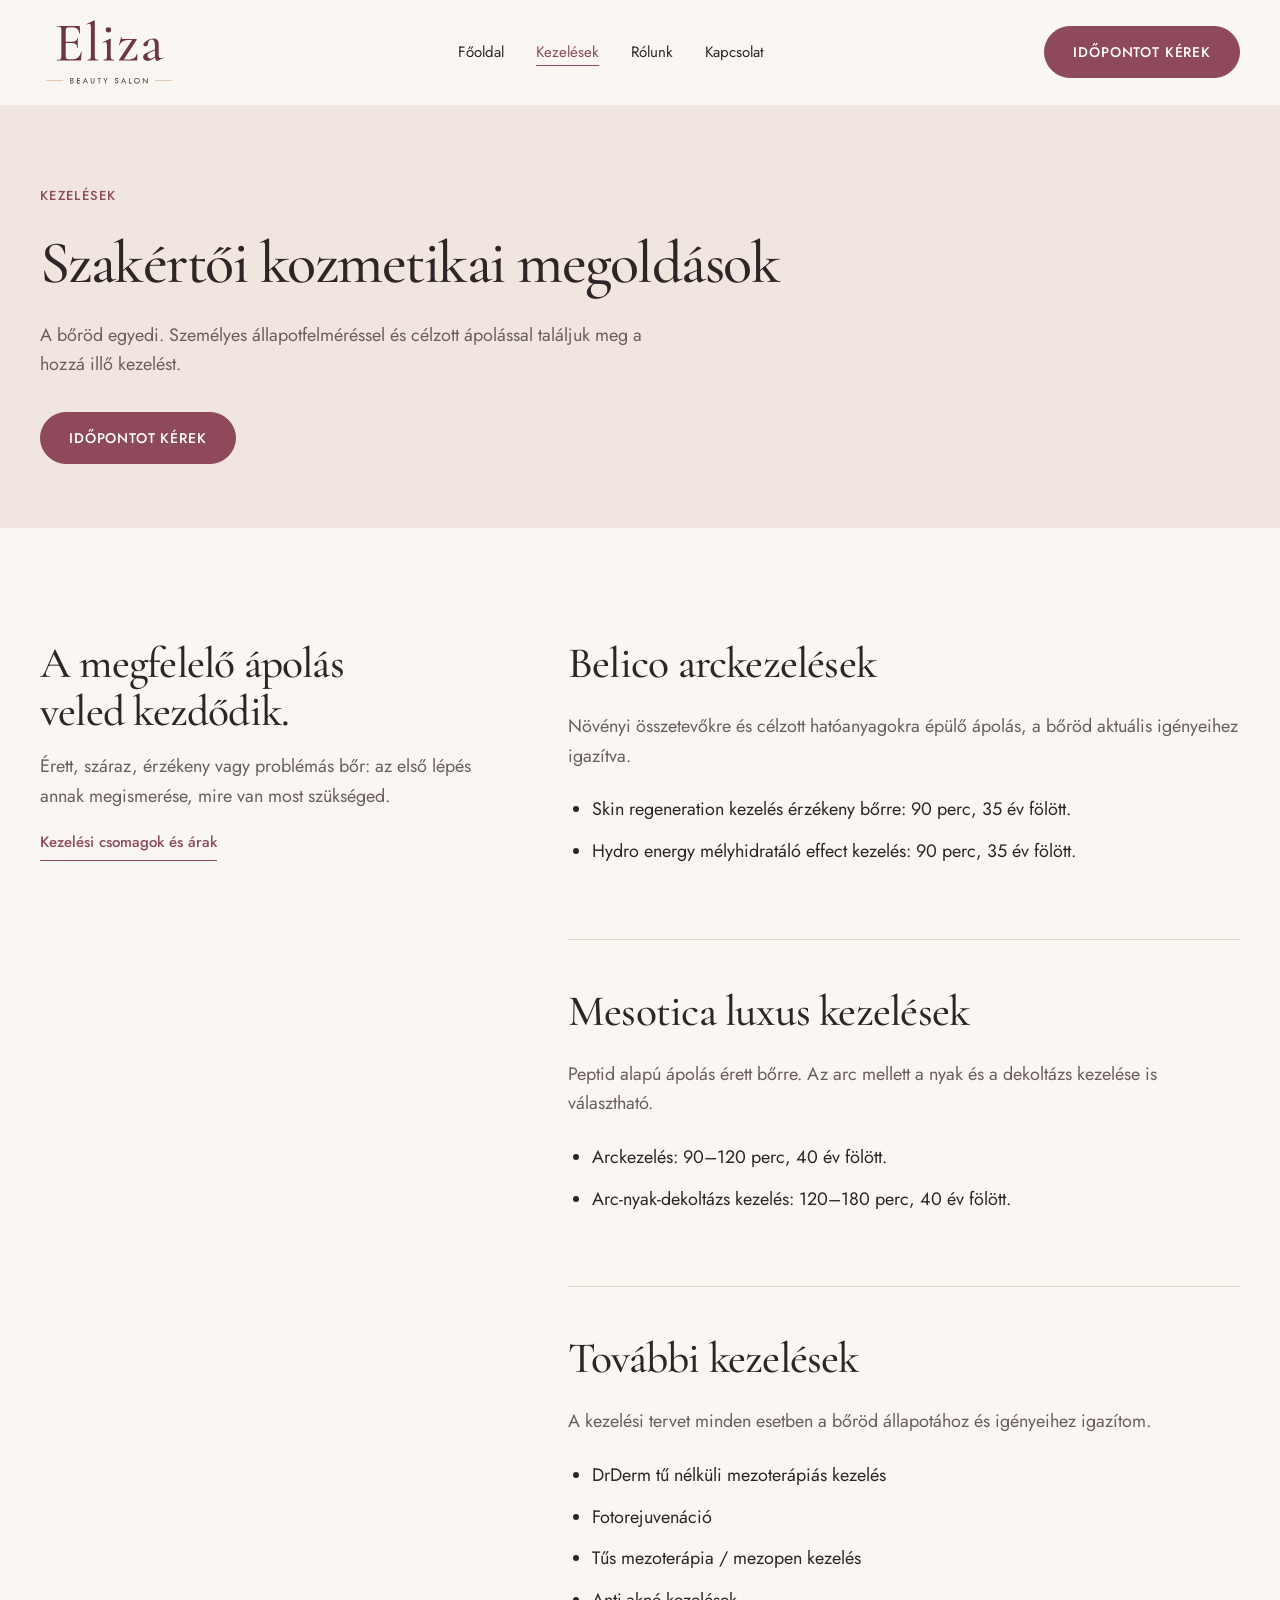
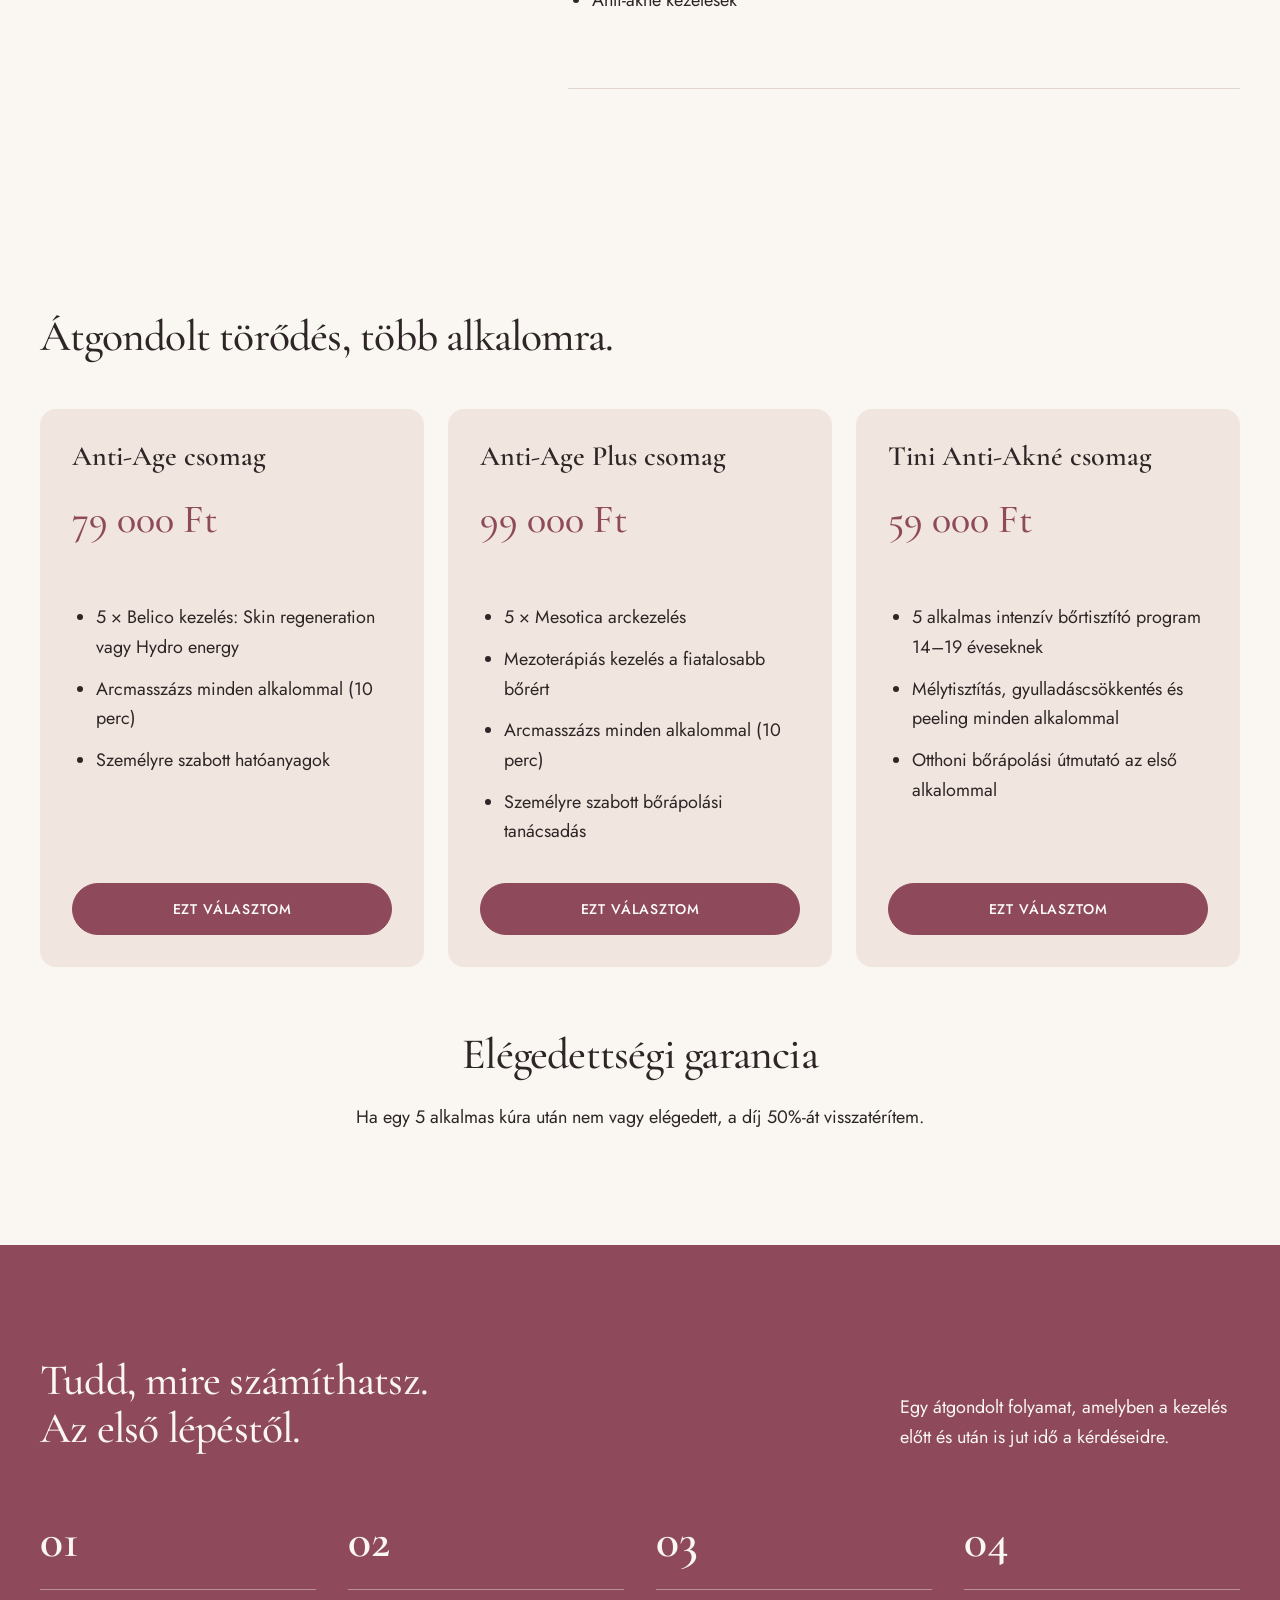
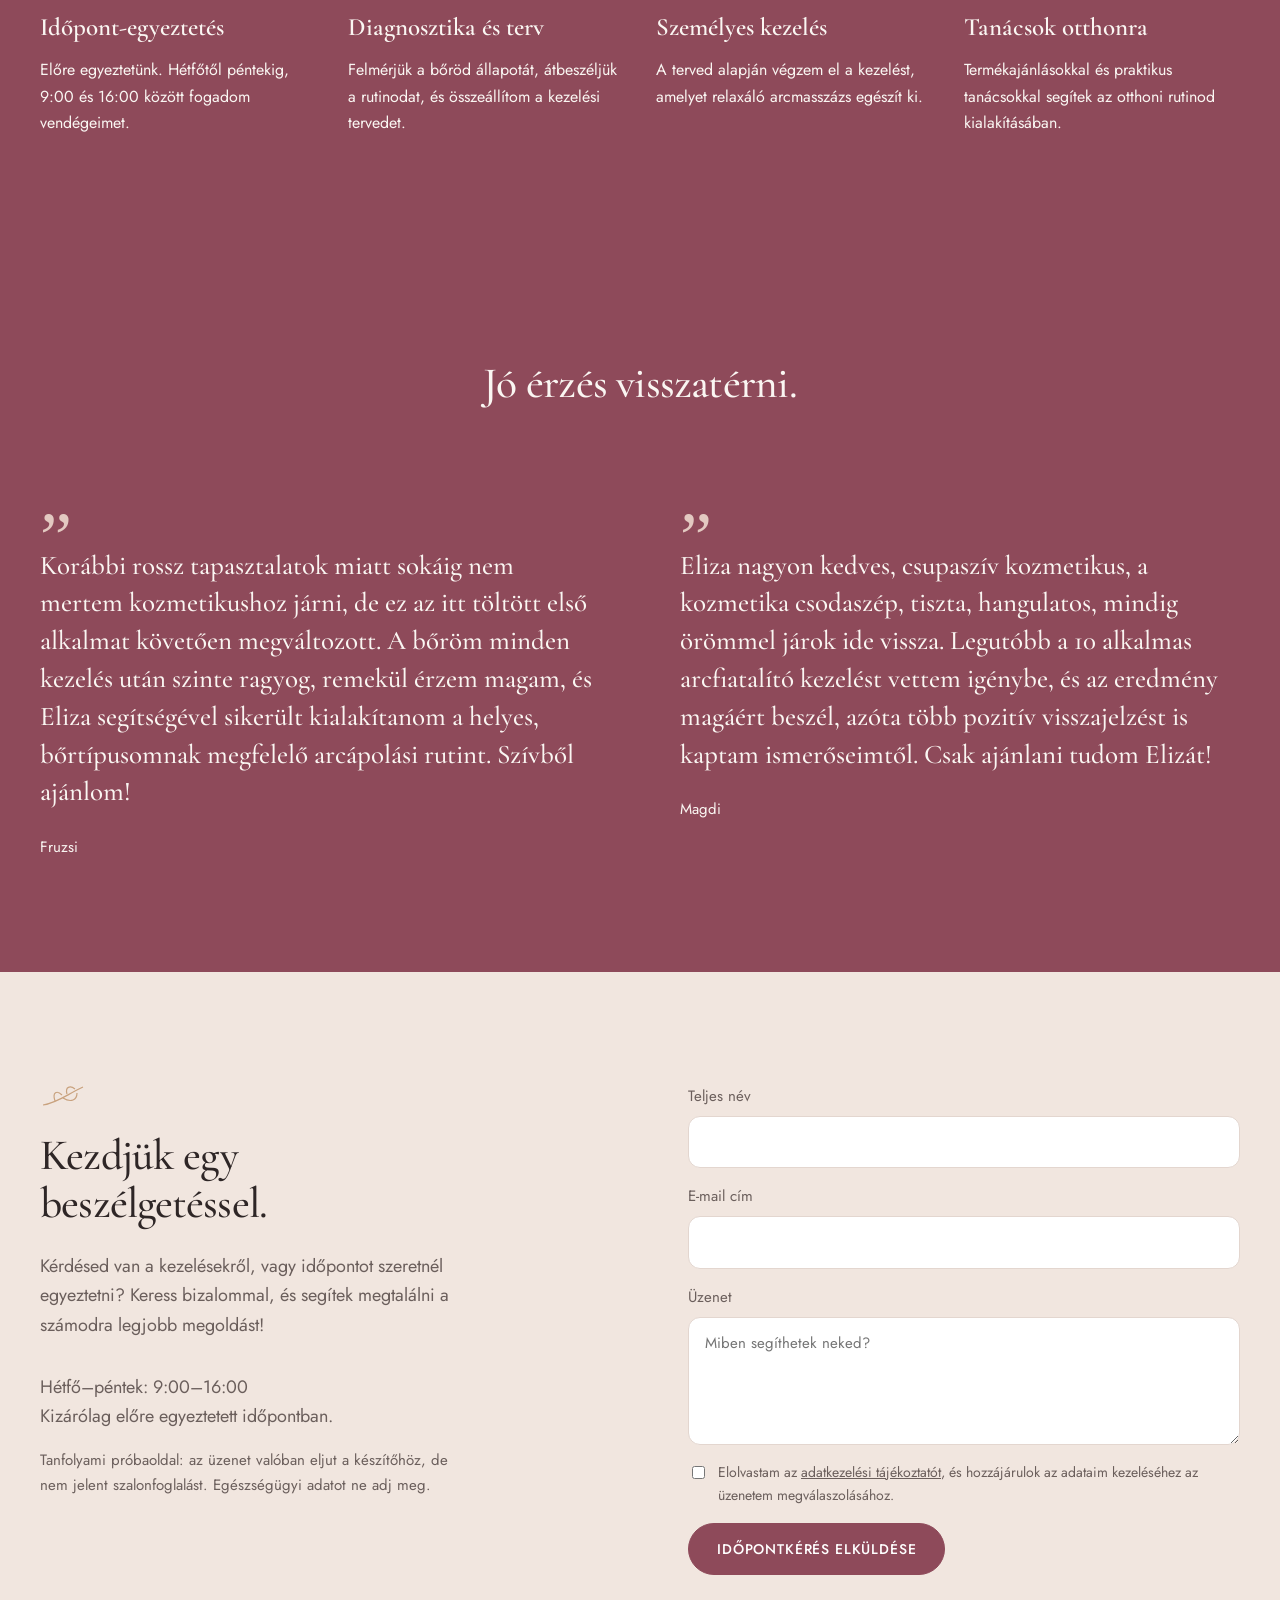
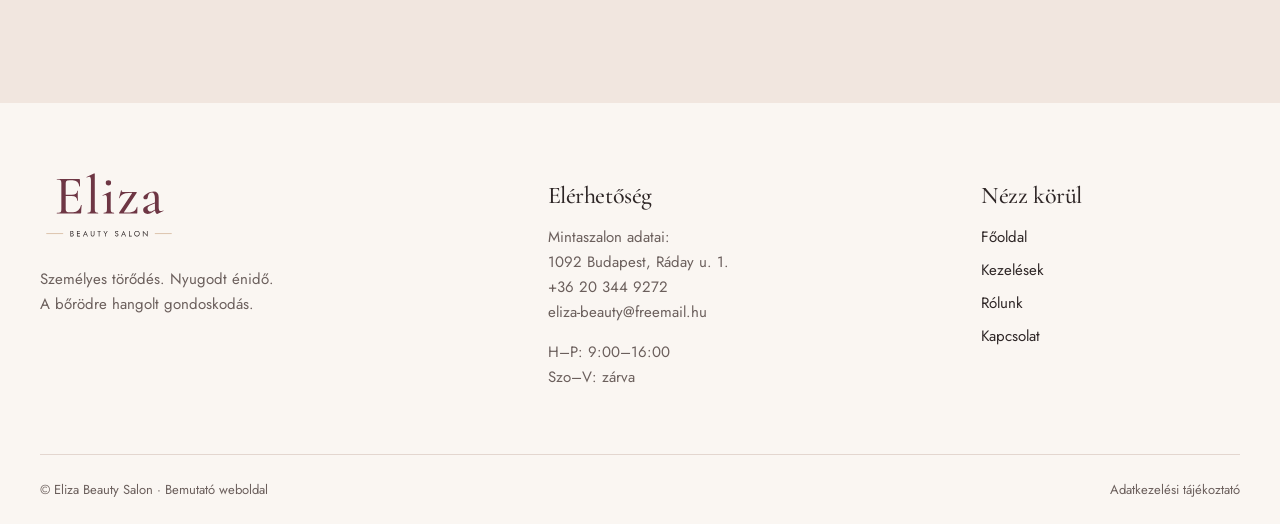
<file: public/kezelesek.html>
<!doctype html>
<html lang="hu">
  <head>
    <meta charset="UTF-8" />
    <meta name="viewport" content="width=device-width, initial-scale=1.0" />
    <title>Kozmetikai kezelések és csomagok | Eliza Beauty Salon</title>
    <meta
      name="description"
      content="Belico, Mesotica, mezoterápia és anti-akné kezelések Budapesten. Ismerd meg az időtartamokat és az öt alkalmas kezelési csomagokat."
    />
    <link rel="icon" href="logo/favicon.svg" />

    <link rel="preload" href="fonts/jost-v20-latin.woff2" as="font" type="font/woff2" crossorigin />
    <link
      rel="preload"
      href="fonts/cormorant-garamond-v21-latin.woff2"
      as="font"
      type="font/woff2"
      crossorigin
    />
    <style data-source="assets/site.css">
      @font-face {
        font-family: "Cormorant Garamond";
        font-style: normal;
        font-weight: 500 600;
        font-display: swap;
        src: url(fonts/cormorant-garamond-v21-latin-ext.woff2) format("woff2");
        unicode-range:
          U+0100-02BA, U+02BD-02C5, U+02C7-02CC, U+02CE-02D7, U+02DD-02FF, U+0304, U+0308, U+0329,
          U+1D00-1DBF, U+1E00-1E9F, U+1EF2-1EFF, U+2020, U+20A0-20AB, U+20AD-20C4, U+2113,
          U+2C60-2C7F, U+A720-A7FF;
      }
      @font-face {
        font-family: "Cormorant Garamond";
        font-style: normal;
        font-weight: 500 600;
        font-display: swap;
        src: url(fonts/cormorant-garamond-v21-latin.woff2) format("woff2");
        unicode-range:
          U+0000-00FF, U+0131, U+0152-0153, U+02BB-02BC, U+02C6, U+02DA, U+02DC, U+0304, U+0308,
          U+0329, U+2000-206F, U+20AC, U+2122, U+2191, U+2193, U+2212, U+2215, U+FEFF, U+FFFD;
      }
      @font-face {
        font-family: "Jost";
        font-style: normal;
        font-weight: 400 500;
        font-display: swap;
        src: url(fonts/jost-v20-latin-ext.woff2) format("woff2");
        unicode-range:
          U+0100-02BA, U+02BD-02C5, U+02C7-02CC, U+02CE-02D7, U+02DD-02FF, U+0304, U+0308, U+0329,
          U+1D00-1DBF, U+1E00-1E9F, U+1EF2-1EFF, U+2020, U+20A0-20AB, U+20AD-20C4, U+2113,
          U+2C60-2C7F, U+A720-A7FF;
      }
      @font-face {
        font-family: "Jost";
        font-style: normal;
        font-weight: 400 500;
        font-display: swap;
        src: url(fonts/jost-v20-latin.woff2) format("woff2");
        unicode-range:
          U+0000-00FF, U+0131, U+0152-0153, U+02BB-02BC, U+02C6, U+02DA, U+02DC, U+0304, U+0308,
          U+0329, U+2000-206F, U+20AC, U+2122, U+2191, U+2193, U+2212, U+2215, U+FEFF, U+FFFD;
      }

      :root {
        --rose: #8e4a5a;
        --deep: #6e3644;
        --cream: #faf6f2;
        --powder: #f1e6df;
        --ink: #2e2626;
        --muted: #6b5f5c;
        --line: #e3d6cf;
        --gold: #c9a27e;
      }
      * {
        box-sizing: border-box;
      }
      html {
        scroll-behavior: smooth;
        scroll-padding-top: 110px;
      }
      body {
        margin: 0;
        background: var(--cream);
        color: var(--ink);
        font-family: Jost, Arial, sans-serif;
        font-size: 18px;
        line-height: 1.65;
      }
      h1,
      h2,
      h3,
      p,
      figure,
      blockquote {
        margin: 0;
      }
      h1,
      h2,
      h3 {
        font-family: "Cormorant Garamond", Georgia, serif;
        font-weight: 500;
        line-height: 1.1;
      }
      h1 {
        font-size: clamp(40px, 4.7vw, 64px);
        letter-spacing: -0.025em;
      }
      h2 {
        font-size: clamp(32px, 3.4vw, 44px);
        letter-spacing: -0.018em;
      }
      h3 {
        font-size: 28px;
        font-weight: 600;
      }
      a {
        color: inherit;
        text-decoration: none;
      }
      button,
      input,
      textarea {
        font: inherit;
      }
      button,
      a,
      input,
      textarea,
      summary {
        outline-offset: 5px;
      }
      a:focus-visible,
      button:focus-visible,
      summary:focus-visible {
        outline: 2px solid var(--rose);
      }
      img {
        display: block;
        max-width: 100%;
      }
      .wrap {
        width: min(1200px, calc(100% - 80px));
        margin-inline: auto;
      }
      .section {
        padding-block: 112px;
      }
      .small {
        font-size: 15px;
        color: var(--muted);
      }
      .kicker {
        font-size: 13px;
        font-weight: 500;
        letter-spacing: 0.1em;
        text-transform: uppercase;
        color: var(--rose);
        margin-bottom: 24px;
      }
      .sprig {
        display: block;
        width: 48px;
        height: 24px;
        margin-bottom: 24px;
        color: var(--gold);
      }
      .btn {
        display: inline-flex;
        justify-content: center;
        align-items: center;
        min-height: 52px;
        border-radius: 99px;
        padding: 16px 28px;
        background: var(--rose);
        color: white;
        border: 1px solid var(--rose);
        font-size: 14px;
        letter-spacing: 0.06em;
        font-weight: 500;
        text-transform: uppercase;
        line-height: 1.3;
        cursor: pointer;
        transition:
          background 0.25s,
          color 0.25s;
      }
      .btn:hover {
        background: var(--deep);
      }
      .btn.outline {
        background: transparent;
        color: var(--rose);
      }
      .btn.outline:hover {
        background: var(--powder);
      }
      .textlink {
        display: inline-block;
        border-bottom: 1px solid var(--rose);
        padding-bottom: 5px;
        color: var(--rose);
        font-size: 15px;
        font-weight: 500;
      }
      .skip {
        position: fixed;
        left: 16px;
        top: -80px;
        z-index: 100;
        background: white;
        padding: 12px;
      }
      .skip:focus {
        top: 16px;
      }
      .concept-bar {
        padding: 7px 20px;
        background: var(--powder);
        font-size: 12px;
        text-align: center;
        letter-spacing: 0.03em;
      }
      .concept-bar a {
        text-decoration: underline;
        text-underline-offset: 3px;
      }
      header {
        position: sticky;
        top: 0;
        z-index: 20;
        background: rgba(250, 246, 242, 0.97);
        border-bottom: 1px solid transparent;
        transition: border 0.25s;
      }
      header.scrolled {
        border-color: var(--line);
      }
      .header-inner {
        height: 104px;
        display: flex;
        align-items: center;
        justify-content: space-between;
        gap: 32px;
      }
      .logo {
        width: 138px;
        height: 76px;
        object-fit: contain;
      }
      .nav {
        display: flex;
        gap: 32px;
        align-items: center;
        font-size: 15px;
      }
      .nav a:hover {
        color: var(--rose);
      }
      .menu-toggle {
        display: none;
        background: none;
        border: 1px solid var(--line);
        border-radius: 99px;
        padding: 9px 17px;
        color: var(--rose);
      }
      .hero {
        max-width: 1440px;
        margin: auto;
        position: relative;
        min-height: 660px;
        display: flex;
        align-items: center;
        padding: 48px 0 64px;
      }
      .hero-photo {
        position: absolute;
        inset: 0 24px 0 24px;
        width: calc(100% - 48px);
        height: 100%;
        object-fit: cover;
        object-position: 72% 50%;
        border-radius: 16px;
      }
      .hero .wrap {
        position: relative;
      }
      .hero-panel {
        background: var(--cream);
        max-width: 536px;
        padding: 48px 48px 48px 0;
        border-radius: 0 16px 16px 0;
        box-shadow: -40px 0 0 var(--cream);
      }
      .hero-panel p:not(.kicker) {
        margin: 24px 0 32px;
        max-width: 425px;
        color: var(--muted);
      }
      .hero-actions {
        display: flex;
        align-items: flex-start;
        flex-direction: column;
        gap: 24px;
      }
      .photo-caption {
        position: absolute;
        bottom: 16px;
        right: 48px;
        color: white;
        background: rgba(46, 38, 38, 0.65);
        padding: 3px 10px;
        border-radius: 4px;
        font-size: 11px;
      }
      .intro-strip {
        display: flex;
        justify-content: center;
        gap: 80px;
        padding: 32px 0;
        border-bottom: 1px solid var(--line);
        font-size: 15px;
        color: var(--muted);
      }
      .intro-strip span {
        display: flex;
        align-items: center;
        gap: 14px;
      }
      .intro-strip span:before {
        content: "";
        width: 7px;
        height: 7px;
        border: 1px solid var(--gold);
        border-radius: 50%;
      }
      .section-heading {
        display: flex;
        justify-content: space-between;
        align-items: end;
        gap: 32px;
        margin-bottom: 64px;
      }
      .section-heading h2 {
        max-width: 490px;
      }
      .section-heading p {
        max-width: 340px;
        color: var(--muted);
      }
      .treatments {
        display: grid;
        grid-template-columns: 1.05fr 1fr;
        gap: 64px;
        align-items: start;
      }
      .treatment-photo img {
        width: 100%;
        height: auto;
        aspect-ratio: 4/5;
        object-fit: cover;
        border-radius: 16px;
      }
      .treatment-photo figcaption {
        font-size: 12px;
        color: var(--muted);
        margin-top: 8px;
      }
      .treatment-list article {
        padding: 32px 0;
        border-bottom: 1px solid var(--line);
      }
      .treatment-list article:first-child {
        padding-top: 0;
      }
      .treatment-list h3 {
        margin-bottom: 16px;
      }
      .treatment-list p {
        color: var(--muted);
        margin-bottom: 16px;
      }
      .treatment-list .meta {
        font-size: 14px;
        color: var(--rose);
        margin-bottom: 8px;
      }
      .treatment-list .textlink {
        margin-top: 8px;
      }
      .about {
        background: var(--powder);
      }
      .about-grid {
        display: grid;
        grid-template-columns: 0.8fr 1.2fr;
        gap: 96px;
        align-items: start;
      }
      .signature {
        font-family: "Cormorant Garamond", Georgia, serif;
        font-size: 40px;
        color: var(--rose);
        margin-top: 32px;
      }
      .about-copy > p {
        margin: 0 0 24px;
        color: var(--muted);
      }
      .credentials {
        display: flex;
        gap: 32px;
        margin-top: 32px;
        padding-top: 32px;
        border-top: 1px solid #d8c7be;
      }
      .credentials div {
        flex: 1;
      }
      .credentials strong {
        display: block;
        font-family: "Cormorant Garamond", Georgia, serif;
        font-weight: 500;
        font-size: 36px;
        line-height: 1.2;
        color: var(--rose);
      }
      .credentials span {
        font-size: 14px;
      }
      .values {
        display: grid;
        grid-template-columns: repeat(3, 1fr);
        gap: 64px;
        margin-top: 64px;
      }
      .values h3 {
        margin-bottom: 16px;
      }
      .values p {
        color: var(--muted);
      }
      .value-icon {
        width: 36px;
        height: 36px;
        color: var(--rose);
        margin-bottom: 24px;
      }
      .quotes {
        background: var(--rose);
        color: var(--cream);
        position: relative;
      }
      .quotes .kicker {
        color: var(--cream);
      }
      .quotes h2 {
        text-align: center;
        max-width: 600px;
        margin: 0 auto 64px;
      }
      .quotes-grid {
        display: grid;
        grid-template-columns: 1fr 1fr;
        gap: 80px;
      }
      .quotes blockquote {
        font-family: "Cormorant Garamond", Georgia, serif;
        font-size: 27px;
        line-height: 1.4;
      }
      .quotes cite {
        font-family: Jost, Arial, sans-serif;
        font-size: 15px;
        font-style: normal;
        display: block;
        margin-top: 24px;
      }
      .quote-mark {
        font-family: Georgia, serif;
        color: #e3c9c1;
        font-size: 72px;
        line-height: 0.7;
        display: block;
        margin-bottom: 24px;
      }
      .process {
        display: grid;
        grid-template-columns: repeat(4, 1fr);
        gap: 32px;
        margin-top: 64px;
      }
      .process-number {
        font-family: "Cormorant Garamond", Georgia, serif;
        font-size: 40px;
        color: var(--rose);
        display: block;
        border-bottom: 1px solid var(--line);
        padding-bottom: 16px;
        margin-bottom: 24px;
      }
      .process h3 {
        font-size: 25px;
        margin-bottom: 16px;
      }
      .process p {
        font-size: 16px;
        color: var(--muted);
      }
      .faq-layout {
        display: grid;
        grid-template-columns: 0.8fr 1.2fr;
        gap: 96px;
      }
      .faq {
        background: var(--powder);
      }
      details {
        border-bottom: 1px solid #d8c7be;
        padding: 24px 0;
      }
      details:first-child {
        padding-top: 0;
      }
      summary {
        list-style: none;
        cursor: pointer;
        font-size: 19px;
        display: flex;
        justify-content: space-between;
        gap: 24px;
      }
      summary::-webkit-details-marker {
        display: none;
      }
      summary:after {
        content: "+";
        color: var(--rose);
        font-size: 24px;
        line-height: 1;
      }
      details[open] summary:after {
        content: "−";
      }
      details p {
        padding-top: 16px;
        color: var(--muted);
        font-size: 16px;
      }
      .newsletter {
        display: grid;
        grid-template-columns: 1fr 1fr;
        gap: 96px;
        align-items: center;
      }
      .newsletter p {
        margin-top: 24px;
        color: var(--muted);
      }
      form {
        display: grid;
        gap: 16px;
      }
      label {
        display: block;
        font-size: 15px;
        color: var(--muted);
      }
      input:not([type="checkbox"]),
      textarea {
        width: 100%;
        display: block;
        background: white;
        border: 1px solid var(--line);
        border-radius: 12px;
        padding: 13px 16px;
        color: var(--ink);
        margin-top: 7px;
        min-width: 0;
      }
      input:focus,
      textarea:focus {
        outline: 2px solid var(--rose);
        outline-offset: 2px;
      }
      textarea {
        resize: vertical;
        min-height: 128px;
      }
      .check {
        display: flex;
        align-items: start;
        gap: 10px;
        font-size: 14px;
      }
      .check input {
        margin-top: 5px;
        accent-color: var(--rose);
      }
      .check a {
        text-decoration: underline;
      }
      .form-status {
        font-size: 15px;
        color: var(--rose);
        padding: 0;
      }
      .form-status:not(:empty) {
        padding: 16px;
        background: var(--powder);
        border-radius: 12px;
      }
      .newsletter form .btn {
        justify-self: start;
      }
      .contact {
        background: var(--powder);
      }
      .contact-grid {
        display: grid;
        grid-template-columns: 1fr 1fr;
        gap: 96px;
      }
      .contact h2 {
        max-width: 450px;
        margin-bottom: 24px;
      }
      .contact p {
        color: var(--muted);
        max-width: 440px;
      }
      .contact .hours {
        margin-top: 32px;
      }
      .contact .btn {
        justify-self: start;
      }
      .contact .small {
        margin-top: 16px;
      }
      .footer-top {
        display: grid;
        grid-template-columns: 1.2fr 1fr 0.7fr;
        gap: 64px;
        padding: 64px 0;
      }
      .footer-top .logo {
        margin-bottom: 24px;
      }
      .footer-top p {
        font-size: 15px;
        color: var(--muted);
      }
      .footer-top h3 {
        font-size: 24px;
        margin: 16px 0;
      }
      .footer-links {
        display: grid;
        gap: 8px;
        font-size: 15px;
      }
      .footer-bottom {
        padding: 24px 0;
        border-top: 1px solid var(--line);
        display: flex;
        justify-content: space-between;
        gap: 24px;
        font-size: 13px;
        color: var(--muted);
      }
      .privacy {
        max-width: 680px;
        padding: 0 0 40px;
        font-size: 14px;
      }
      .privacy summary {
        font-size: 14px;
      }
      .privacy p {
        font-size: 14px;
      }
      @media (min-width: 1000px) {
        .treatment-list {
          padding-top: 24px;
        }
      }
      @media (max-width: 1000px) {
        .nav {
          gap: 20px;
        }
        .header-inner {
          gap: 20px;
        }
        .header-cta {
          display: none;
        }
        .hero-panel {
          max-width: 470px;
          padding-right: 32px;
        }
        .treatments,
        .about-grid,
        .faq-layout,
        .newsletter,
        .contact-grid {
          gap: 48px;
        }
        .values {
          gap: 32px;
        }
        .intro-strip {
          gap: 32px;
        }
        .quotes-grid {
          gap: 48px;
        }
        .process {
          grid-template-columns: 1fr 1fr;
          gap: 40px;
        }
        .footer-top {
          gap: 32px;
        }
      }
      @media (max-width: 700px) {
        body {
          font-size: 16px;
        }
        .wrap {
          width: calc(100% - 40px);
        }
        .section {
          padding-block: 64px;
        }
        .header-inner {
          height: 80px;
        }
        .logo {
          width: 112px;
          height: 64px;
        }
        .menu-toggle {
          display: block;
        }
        .nav {
          display: none;
          position: absolute;
          top: 80px;
          left: 0;
          right: 0;
          background: var(--cream);
          padding: 24px 20px 32px;
          border-bottom: 1px solid var(--line);
          flex-direction: column;
          align-items: stretch;
          gap: 20px;
        }
        .nav.open {
          display: flex;
        }
        .nav a {
          font-size: 18px;
        }
        .concept-bar {
          font-size: 11px;
        }
        .hero {
          display: flex;
          flex-direction: column;
          min-height: 0;
          padding: 0;
        }
        .hero-photo {
          position: relative;
          inset: auto;
          width: calc(100% - 40px);
          height: 300px;
          object-position: 70% center;
          border-radius: 16px;
        }
        .hero .wrap {
          margin-top: -40px;
        }
        .hero-panel {
          padding: 32px 24px 16px;
          border-radius: 16px;
          max-width: none;
          box-shadow: none;
          position: relative;
        }
        .hero-panel p:not(.kicker) {
          margin: 24px 0;
        }
        .kicker {
          font-size: 12px;
          margin-bottom: 16px;
        }
        .hero-actions {
          gap: 20px;
        }
        .hero .photo-caption {
          top: 252px;
          right: 32px;
          bottom: auto;
          font-size: 10px;
        }
        .intro-strip {
          padding: 32px 0;
          gap: 16px;
          flex-wrap: wrap;
          justify-content: flex-start;
          font-size: 13px;
        }
        .intro-strip span {
          gap: 8px;
        }
        .section-heading {
          display: block;
          margin-bottom: 40px;
        }
        .section-heading p {
          margin-top: 24px;
        }
        .treatments,
        .about-grid,
        .faq-layout,
        .newsletter,
        .contact-grid {
          grid-template-columns: 1fr;
          gap: 40px;
        }
        .treatment-photo img {
          aspect-ratio: 5/4;
        }
        .treatment-list article {
          padding: 24px 0;
        }
        .treatment-list h3 {
          font-size: 26px;
        }
        .credentials {
          gap: 16px;
        }
        .credentials strong {
          font-size: 28px;
        }
        .credentials span {
          font-size: 12px;
        }
        .values {
          grid-template-columns: 1fr;
          gap: 32px;
          margin-top: 40px;
        }
        .value-icon {
          margin-bottom: 16px;
        }
        .quotes h2 {
          text-align: left;
          margin-bottom: 40px;
        }
        .quotes-grid {
          grid-template-columns: 1fr;
          gap: 40px;
        }
        .quotes blockquote {
          font-size: 25px;
        }
        .quotes-grid figure + figure {
          padding-top: 40px;
          border-top: 1px solid rgba(250, 246, 242, 0.3);
        }
        .process {
          gap: 32px 24px;
          margin-top: 40px;
        }
        .process h3 {
          font-size: 23px;
        }
        .process p {
          font-size: 15px;
        }
        .faq-layout {
          gap: 32px;
        }
        summary {
          font-size: 17px;
        }
        .newsletter form .btn {
          width: 100%;
          font-size: 12px;
        }
        .footer-top {
          grid-template-columns: 1fr 1fr;
          gap: 32px;
          padding: 48px 0;
        }
        .footer-brand {
          grid-column: 1/-1;
        }
        .footer-bottom {
          flex-direction: column;
          gap: 8px;
        }
        .contact .btn {
          width: 100%;
        }
        .contact-grid {
          gap: 32px;
        }
        h3 {
          font-size: 24px;
        }
      }
      @media (prefers-reduced-motion: reduce) {
        html {
          scroll-behavior: auto;
        }
        *,
        *:before,
        *:after {
          animation: none !important;
          transition: none !important;
        }
      }

      /* Kiválasztott irány: 1-es alap, a 2-es folyamatblokkjával. */
      .selected-process {
        background: var(--rose);
        color: var(--cream);
      }
      .selected-process-intro {
        display: flex;
        justify-content: space-between;
        align-items: end;
        gap: 48px;
        margin-bottom: 64px;
      }
      .selected-process-intro h2 {
        max-width: 600px;
      }
      .selected-process-intro > p {
        max-width: 340px;
        font-size: 18px;
        color: var(--cream);
      }
      .selected-steps {
        display: grid;
        grid-template-columns: repeat(4, minmax(0, 1fr));
        gap: 32px;
      }
      .selected-step-number {
        font:
          600 48px/1 "Cormorant Garamond",
          Georgia,
          serif;
        color: var(--cream);
        border-bottom: 1px solid rgba(250, 246, 242, 0.4);
        padding-bottom: 24px;
        margin-bottom: 24px;
        display: block;
      }
      .selected-steps h3 {
        font-size: 25px;
        margin-bottom: 16px;
      }
      .selected-steps p {
        font-size: 16px;
        color: var(--cream);
      }
      @media (max-width: 1000px) {
        .selected-steps {
          grid-template-columns: repeat(2, minmax(0, 1fr));
          gap: 40px;
        }
      }
      @media (max-width: 700px) {
        .selected-process-intro {
          display: block;
          margin-bottom: 40px;
        }
        .selected-process-intro > p {
          margin-top: 24px;
          font-size: 16px;
        }
        .selected-steps {
          gap: 32px 24px;
        }
        .selected-step-number {
          font-size: 40px;
          padding-bottom: 16px;
          margin-bottom: 16px;
        }
        .selected-steps h3 {
          font-size: 23px;
        }
        .selected-steps p {
          font-size: 15px;
        }
      }
      @media (max-width: 420px) {
        .selected-steps {
          grid-template-columns: 1fr;
        }
        .selected-steps article {
          display: grid;
          grid-template-columns: 48px minmax(0, 1fr);
          column-gap: 20px;
        }
        .selected-step-number {
          grid-row: 1/3;
          border: 0;
          font-size: 32px;
        }
        .selected-steps p {
          grid-column: 2;
        }
      }

      /* A 2. koncepcióból kiválasztott, fotós bemutatkozás. */
      .selected-about-grid {
        display: grid;
        grid-template-columns: 0.85fr 1.15fr;
        gap: 80px;
        align-items: center;
      }
      .selected-about-image {
        width: 100%;
        height: 480px;
        object-fit: cover;
        border-radius: 16px;
      }
      .selected-image-note {
        font-size: 12px;
        color: var(--muted);
        margin-top: 8px;
      }
      .selected-about-copy > p {
        margin-top: 24px;
        color: var(--muted);
      }
      .selected-petal {
        display: block;
        width: 32px;
        height: 12px;
        border: 1px solid var(--gold);
        border-radius: 100% 0 100% 0;
        margin-bottom: 24px;
      }
      .selected-credentials {
        display: flex;
        flex-wrap: wrap;
        gap: 40px;
        margin: 32px 0;
      }
      .selected-credentials strong {
        font:
          600 40px/1.1 "Cormorant Garamond",
          Georgia,
          serif;
        color: var(--rose);
        display: block;
      }
      .selected-credentials span {
        font-size: 14px;
        color: var(--muted);
      }
      @media (max-width: 1000px) {
        .selected-about-grid {
          gap: 40px;
        }
      }
      @media (max-width: 700px) {
        .selected-about-grid {
          grid-template-columns: 1fr;
          gap: 32px;
        }
        .selected-about-image {
          height: 320px;
        }
        .selected-credentials {
          gap: 32px;
        }
      }

      .subhero {
        padding: 80px 0 64px;
        background: var(--powder);
      }
      .subhero p:not(.kicker) {
        max-width: 650px;
        margin-top: 24px;
        color: var(--muted);
      }
      .subhero h1 {
        max-width: 850px;
      }
      .subhero .btn {
        margin-top: 32px;
      }
      .editorial {
        display: grid;
        grid-template-columns: 0.8fr 1.2fr;
        gap: 80px;
      }
      .editorial p {
        margin: 16px 0;
        color: var(--muted);
      }
      .service-block {
        padding: 48px 0;
        border-bottom: 1px solid var(--line);
      }
      .service-block:first-child {
        padding-top: 0;
      }
      .service-block h2 {
        margin-bottom: 24px;
      }
      .service-block p {
        max-width: 700px;
      }
      .service-block ul,
      .package ul {
        padding-left: 24px;
        margin: 24px 0;
      }
      .service-block li,
      .package li {
        margin: 12px 0;
      }
      .packages {
        display: grid;
        grid-template-columns: repeat(3, minmax(0, 1fr));
        gap: 24px;
        margin-top: 48px;
      }
      .package {
        background: var(--powder);
        padding: 32px;
        border-radius: 16px;
        display: flex;
        flex-direction: column;
      }
      .package .price {
        font:
          500 40px/1.2 "Cormorant Garamond",
          Georgia,
          serif;
        color: var(--rose);
        margin: 24px 0;
      }
      .package .btn {
        margin-top: auto;
      }
      .guarantee {
        max-width: 800px;
        margin: 64px auto 0;
        text-align: center;
      }
      .guarantee p {
        margin-top: 24px;
      }
      .story p {
        max-width: 680px;
        margin: 24px 0;
      }
      .timeline {
        display: grid;
        gap: 32px;
        border-left: 1px solid var(--gold);
        padding-left: 32px;
      }
      .timeline strong {
        display: block;
        font:
          500 40px/1.2 "Cormorant Garamond",
          Georgia,
          serif;
        color: var(--rose);
      }
      .legal {
        max-width: 760px;
      }
      .legal h2 {
        margin: 40px 0 20px;
      }
      .legal p {
        margin: 16px 0;
      }
      .nav a[aria-current="page"] {
        color: var(--rose);
        text-decoration: underline;
        text-underline-offset: 8px;
      }
      .contact-address {
        margin-top: 32px;
      }
      .footer-top h2 {
        font-size: 24px;
        margin: 16px 0;
      }
      @media (max-width: 1000px) {
        .editorial {
          gap: 40px;
        }
        .packages {
          grid-template-columns: 1fr;
        }
        .package {
          max-width: 720px;
        }
      }
      @media (max-width: 700px) {
        .subhero {
          padding: 48px 0;
        }
        .editorial {
          grid-template-columns: 1fr;
          gap: 32px;
        }
        .service-block {
          padding: 32px 0;
        }
        .package {
          padding: 24px;
        }
        .timeline {
          padding-left: 24px;
        }
      }

      /* Telefon: kényelmes érintési célok és keskeny kijelzők. */
      .contact-grid > * {
        min-width: 0;
      }
      .contact-address a,
      .footer-top p {
        overflow-wrap: anywhere;
      }
      input[type="email"] {
        text-transform: none;
      }
      @media (max-width: 700px) {
        html {
          scroll-padding-top: 96px;
        }
        .menu-toggle {
          min-width: 76px;
          min-height: 44px;
        }
        .nav {
          max-height: calc(100dvh - 80px);
          overflow-y: auto;
          gap: 8px;
          overscroll-behavior: contain;
        }
        .nav a,
        .footer-links a {
          display: flex;
          align-items: center;
          min-height: 44px;
        }
        .textlink {
          min-height: 44px;
          display: inline-flex;
          align-items: center;
        }
        input:not([type="checkbox"]),
        textarea {
          font-size: 16px;
          min-height: 48px;
        }
        .check {
          min-height: 44px;
          align-items: flex-start;
        }
        .check input {
          width: 20px;
          height: 20px;
          flex: 0 0 20px;
        }
        .btn {
          max-width: 100%;
          white-space: normal;
          text-align: center;
        }
        .hero-actions .btn {
          width: 100%;
        }
        .hero-panel {
          padding-inline: 20px;
        }
        .header-inner {
          gap: 16px;
        }
        .footer-bottom a {
          min-height: 44px;
          display: inline-flex;
          align-items: center;
        }
      }
      @media (max-width: 420px) {
        .footer-top {
          grid-template-columns: minmax(0, 1fr);
        }
        .hero-photo {
          height: 240px;
        }
        .hero .photo-caption {
          top: 192px;
        }
        h1 {
          font-size: 36px;
        }
        .hero-panel {
          padding: 24px 16px 16px;
        }
        .hero-panel h1 br {
          display: none;
        }
        .hero-panel h1 {
          max-width: 100%;
        }
        .selected-credentials {
          gap: 24px;
        }
        .section {
          padding-block: 56px;
        }
      }
    </style>
    <meta property="og:type" content="website" />
    <meta property="og:locale" content="hu_HU" />
    <meta property="og:site_name" content="Eliza Beauty Salon" />
    <meta property="og:title" content="Kozmetikai kezelések és csomagok | Eliza Beauty Salon" />
    <meta
      property="og:description"
      content="Belico, Mesotica, mezoterápia és anti-akné kezelések Budapesten. Ismerd meg az időtartamokat és az öt alkalmas kezelési csomagokat."
    />
    <meta name="twitter:card" content="summary_large_image" />
    <meta name="twitter:title" content="Kozmetikai kezelések és csomagok | Eliza Beauty Salon" />
    <meta
      name="twitter:description"
      content="Belico, Mesotica, mezoterápia és anti-akné kezelések Budapesten. Ismerd meg az időtartamokat és az öt alkalmas kezelési csomagokat."
    />
    <script type="application/ld+json">
      {
        "@context": "https://schema.org",
        "@type": "BeautySalon",
        "name": "Eliza Beauty Salon",
        "description": "Bemutató weboldal: személyre szabott kozmetikai és bőrfiatalító kezelések Sipos Eliza mesterkozmetikussal.",
        "address": {
          "@type": "PostalAddress",
          "streetAddress": "Ráday u. 1.",
          "addressLocality": "Budapest",
          "postalCode": "1092",
          "addressCountry": "HU"
        },
        "openingHoursSpecification": [
          {
            "@type": "OpeningHoursSpecification",
            "dayOfWeek": ["Monday", "Tuesday", "Wednesday", "Thursday", "Friday"],
            "opens": "09:00",
            "closes": "16:00"
          }
        ],
        "url": "https://eliza-beauty-salon1.netlify.app/",
        "@id": "https://eliza-beauty-salon1.netlify.app/#salon",
        "image": "https://eliza-beauty-salon1.netlify.app/images/treatment.webp",
        "logo": "https://eliza-beauty-salon1.netlify.app/logo/logo.svg"
      }
    </script>
    <link rel="canonical" href="https://eliza-beauty-salon1.netlify.app/kezelesek.html" />
    <meta property="og:url" content="https://eliza-beauty-salon1.netlify.app/kezelesek.html" />
    <meta
      property="og:image"
      content="https://eliza-beauty-salon1.netlify.app/images/treatment.webp"
    />
    <meta property="og:image:width" content="1600" />
    <meta property="og:image:height" content="1067" />
    <meta property="og:image:alt" content="Arckezelést szemléltető hangulatfotó" />
    <meta
      name="twitter:image"
      content="https://eliza-beauty-salon1.netlify.app/images/treatment.webp"
    />
    <meta name="twitter:image:alt" content="Arckezelést szemléltető hangulatfotó" />
  </head>
  <body>
    <svg
      xmlns="http://www.w3.org/2000/svg"
      style="position: absolute; width: 0; height: 0"
      aria-hidden="true"
    >
      <symbol id="sprig" viewBox="0 0 48 24">
        <path
          d="M3 21C17 19 26 11 43 3M15 17C12 8 17 6 22 11M27 10C25 3 30 1 35 5M23 14C31 19 37 16 37 9"
          fill="none"
          stroke="currentColor"
          stroke-width="1.2"
        />
      </symbol>
    </svg>
    <a class="skip" href="#tartalom">Ugrás a tartalomhoz</a>

    <header>
      <div class="wrap header-inner">
        <a href="index.html" aria-label="Eliza Beauty Salon, főoldal"
          ><img
            width="138"
            height="76"
            class="logo"
            src="logo/logo.svg"
            alt="Eliza Beauty Salon" /></a
        ><button class="menu-toggle" type="button" aria-expanded="false" aria-controls="menu">
          Menü
        </button>
        <nav class="nav" id="menu" aria-label="Fő navigáció">
          <a href="index.html">Főoldal</a><a href="kezelesek.html" aria-current="page">Kezelések</a
          ><a href="rolunk.html">Rólunk</a><a href="kapcsolat.html">Kapcsolat</a>
        </nav>
        <a class="btn header-cta" href="#kapcsolat">Időpontot kérek</a>
      </div>
    </header>
    <main id="tartalom">
      <section class="subhero">
        <div class="wrap">
          <p class="kicker">Kezelések</p>
          <h1>Szakértői kozmetikai megoldások</h1>
          <p>
            A bőröd egyedi. Személyes állapotfelméréssel és célzott ápolással találjuk meg a hozzá
            illő kezelést.
          </p>
          <a class="btn" href="#kapcsolat">Időpontot kérek</a>
        </div>
      </section>
      <section class="section wrap">
        <div class="editorial">
          <div>
            <h2>A megfelelő ápolás<br />veled kezdődik.</h2>
            <p>
              Érett, száraz, érzékeny vagy problémás bőr: az első lépés annak megismerése, mire van
              most szükséged.
            </p>
            <a class="textlink" href="#csomagok">Kezelési csomagok és árak</a>
          </div>
          <div>
            <article class="service-block" id="belico">
              <h2>Belico arckezelések</h2>
              <p>
                Növényi összetevőkre és célzott hatóanyagokra épülő ápolás, a bőröd aktuális
                igényeihez igazítva.
              </p>
              <ul>
                <li>Skin regeneration kezelés érzékeny bőrre: 90 perc, 35 év fölött.</li>
                <li>Hydro energy mélyhidratáló effect kezelés: 90 perc, 35 év fölött.</li>
              </ul>
            </article>
            <article class="service-block" id="mesotica">
              <h2>Mesotica luxus kezelések</h2>
              <p>
                Peptid alapú ápolás érett bőrre. Az arc mellett a nyak és a dekoltázs kezelése is
                választható.
              </p>
              <ul>
                <li>Arckezelés: 90–120 perc, 40 év fölött.</li>
                <li>Arc-nyak-dekoltázs kezelés: 120–180 perc, 40 év fölött.</li>
              </ul>
            </article>
            <article class="service-block">
              <h2>További kezelések</h2>
              <p>A kezelési tervet minden esetben a bőröd állapotához és igényeihez igazítom.</p>
              <ul>
                <li>DrDerm tű nélküli mezoterápiás kezelés</li>
                <li>Fotorejuvenáció</li>
                <li>Tűs mezoterápia / mezopen kezelés</li>
                <li>Anti-akné kezelések</li>
              </ul>
            </article>
          </div>
        </div>
      </section>
      <section class="section wrap" id="csomagok">
        <h2>Átgondolt törődés, több alkalomra.</h2>
        <div class="packages">
          <article class="package">
            <h3>Anti-Age csomag</h3>
            <p class="price">79 000 Ft</p>
            <ul>
              <li>5 × Belico kezelés: Skin regeneration vagy Hydro energy</li>
              <li>Arcmasszázs minden alkalommal (10 perc)</li>
              <li>Személyre szabott hatóanyagok</li>
            </ul>
            <a class="btn" href="#kapcsolat">Ezt választom</a>
          </article>
          <article class="package">
            <h3>Anti-Age Plus csomag</h3>
            <p class="price">99 000 Ft</p>
            <ul>
              <li>5 × Mesotica arckezelés</li>
              <li>Mezoterápiás kezelés a fiatalosabb bőrért</li>
              <li>Arcmasszázs minden alkalommal (10 perc)</li>
              <li>Személyre szabott bőrápolási tanácsadás</li>
            </ul>
            <a class="btn" href="#kapcsolat">Ezt választom</a>
          </article>
          <article class="package">
            <h3>Tini Anti-Akné csomag</h3>
            <p class="price">59 000 Ft</p>
            <ul>
              <li>5 alkalmas intenzív bőrtisztító program 14–19 éveseknek</li>
              <li>Mélytisztítás, gyulladáscsökkentés és peeling minden alkalommal</li>
              <li>Otthoni bőrápolási útmutató az első alkalommal</li>
            </ul>
            <a class="btn" href="#kapcsolat">Ezt választom</a>
          </article>
        </div>
        <div class="guarantee">
          <h2>Elégedettségi garancia</h2>
          <p>Ha egy 5 alkalmas kúra után nem vagy elégedett, a díj 50%-át visszatérítem.</p>
        </div>
      </section>
      <section class="section selected-process" id="folyamat">
        <div class="wrap">
          <div class="selected-process-intro">
            <h2>Tudd, mire számíthatsz.<br />Az első lépéstől.</h2>
            <p>
              Egy átgondolt folyamat, amelyben a kezelés előtt és után is jut idő a kérdéseidre.
            </p>
          </div>
          <div class="selected-steps">
            <article>
              <span class="selected-step-number">01</span>
              <h3>Időpont-egyeztetés</h3>
              <p>Előre egyeztetünk. Hétfőtől péntekig, 9:00 és 16:00 között fogadom vendégeimet.</p>
            </article>
            <article>
              <span class="selected-step-number">02</span>
              <h3>Diagnosztika és terv</h3>
              <p>
                Felmérjük a bőröd állapotát, átbeszéljük a rutinodat, és összeállítom a kezelési
                tervedet.
              </p>
            </article>
            <article>
              <span class="selected-step-number">03</span>
              <h3>Személyes kezelés</h3>
              <p>A terved alapján végzem el a kezelést, amelyet relaxáló arcmasszázs egészít ki.</p>
            </article>
            <article>
              <span class="selected-step-number">04</span>
              <h3>Tanácsok otthonra</h3>
              <p>
                Termékajánlásokkal és praktikus tanácsokkal segítek az otthoni rutinod
                kialakításában.
              </p>
            </article>
          </div>
        </div>
      </section>
      <section class="section quotes">
        <div class="wrap">
          <h2>Jó érzés visszatérni.</h2>
          <div class="quotes-grid">
            <figure>
              <span class="quote-mark" aria-hidden="true">„</span>
              <blockquote>
                Korábbi rossz tapasztalatok miatt sokáig nem mertem kozmetikushoz járni, de ez az
                itt töltött első alkalmat követően megváltozott. A bőröm minden kezelés után szinte
                ragyog, remekül érzem magam, és Eliza segítségével sikerült kialakítanom a helyes,
                bőrtípusomnak megfelelő arcápolási rutint. Szívből ajánlom!
              </blockquote>
              <figcaption><cite>Fruzsi</cite></figcaption>
            </figure>
            <figure>
              <span class="quote-mark" aria-hidden="true">„</span>
              <blockquote>
                Eliza nagyon kedves, csupaszív kozmetikus, a kozmetika csodaszép, tiszta,
                hangulatos, mindig örömmel járok ide vissza. Legutóbb a 10 alkalmas arcfiatalító
                kezelést vettem igénybe, és az eredmény magáért beszél, azóta több pozitív
                visszajelzést is kaptam ismerőseimtől. Csak ajánlani tudom Elizát!
              </blockquote>
              <figcaption><cite>Magdi</cite></figcaption>
            </figure>
          </div>
        </div>
      </section>
      <section class="section contact" id="kapcsolat">
        <div class="wrap contact-grid">
          <div>
            <svg class="sprig"><use href="#sprig" /></svg>
            <h2>Kezdjük egy<br />beszélgetéssel.</h2>
            <p>
              Kérdésed van a kezelésekről, vagy időpontot szeretnél egyeztetni? Keress bizalommal,
              és segítek megtalálni a számodra legjobb megoldást!
            </p>
            <p class="hours">
              Hétfő–péntek: 9:00–16:00<br />Kizárólag előre egyeztetett időpontban.
            </p>
            <p class="small">
              Tanfolyami próbaoldal: az üzenet valóban eljut a készítőhöz, de nem jelent
              szalonfoglalást. Egészségügyi adatot ne adj meg.
            </p>
          </div>
          <form
            name="idopontkeres"
            method="POST"
            action="koszonjuk.html"
            data-netlify="true"
            netlify-honeypot="bot-field"
            data-contact
          >
            <input type="hidden" name="form-name" value="idopontkeres" />
            <p hidden>
              <label
                >Hagyd üresen ezt a mezőt<input name="bot-field" tabindex="-1" autocomplete="off"
              /></label>
            </p>
            <label for="contact-name"
              >Teljes név<input id="contact-name" name="name" autocomplete="name" required /></label
            ><label for="contact-email"
              >E-mail cím<input
                id="contact-email"
                name="email"
                type="email"
                inputmode="email"
                autocapitalize="none"
                spellcheck="false"
                autocomplete="email"
                required /></label
            ><label for="contact-message"
              >Üzenet<textarea
                id="contact-message"
                name="message"
                rows="4"
                placeholder="Miben segíthetek neked?"
                required
              ></textarea></label
            ><label class="check"
              ><input type="checkbox" name="privacy-consent" value="2026-11-15" required /><span
                >Elolvastam az <a href="adatkezeles.html">adatkezelési tájékoztatót</a>, és
                hozzájárulok az adataim kezeléséhez az üzenetem megválaszolásához.</span
              ></label
            ><button type="submit" class="btn">Időpontkérés elküldése</button>
            <div class="form-status" role="status" aria-live="polite"></div>
          </form>
        </div>
      </section>
    </main>
    <footer class="wrap">
      <div class="footer-top">
        <div class="footer-brand">
          <img width="138" height="76" class="logo" src="logo/logo.svg" alt="Eliza Beauty Salon" />
          <p>Személyes törődés. Nyugodt énidő.<br />A bőrödre hangolt gondoskodás.</p>
        </div>
        <div>
          <h2>Elérhetőség</h2>
          <p>
            Mintaszalon adatai:<br />1092 Budapest, Ráday u. 1.<br />+36 20 344 9272<br /><a
              href="mailto:eliza-beauty@freemail.hu"
              >eliza-beauty@freemail.hu</a
            >
          </p>
          <p style="margin-top: 16px">H–P: 9:00–16:00<br />Szo–V: zárva</p>
        </div>
        <div>
          <h2>Nézz körül</h2>
          <nav class="footer-links" aria-label="Lábléc navigáció">
            <a href="index.html">Főoldal</a
            ><a href="kezelesek.html" aria-current="page">Kezelések</a
            ><a href="rolunk.html">Rólunk</a><a href="kapcsolat.html">Kapcsolat</a>
          </nav>
        </div>
      </div>
      <div class="footer-bottom">
        <span>© Eliza Beauty Salon · Bemutató weboldal</span
        ><a href="adatkezeles.html">Adatkezelési tájékoztató</a>
      </div>
    </footer>
    <script src="assets/site.js" defer></script>
  </body>
</html>
</file>
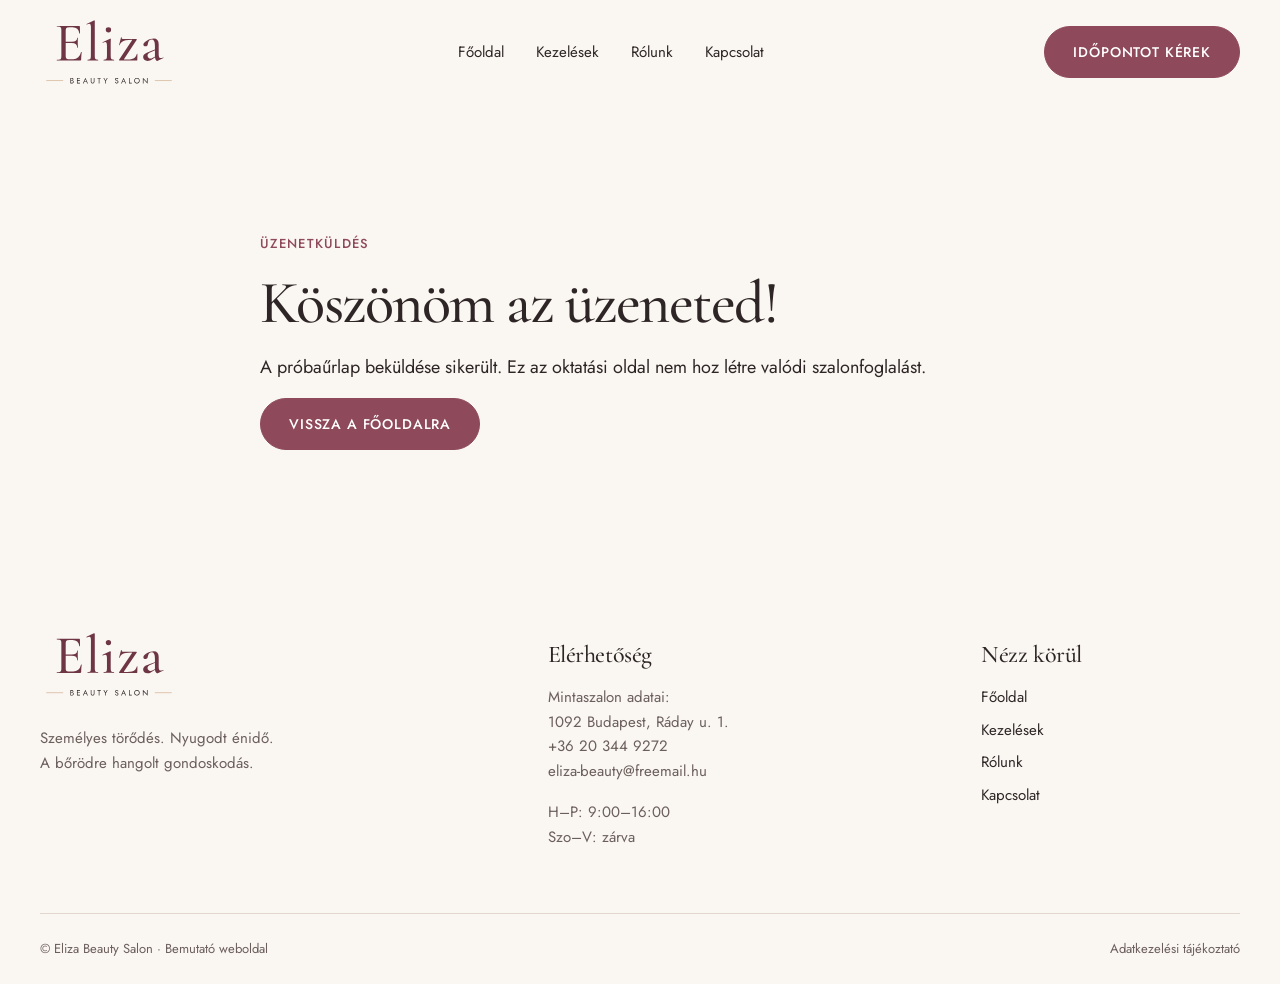
<file: public/koszonjuk.html>
<!doctype html>
<html lang="hu">
  <head>
    <meta charset="UTF-8" />
    <meta name="viewport" content="width=device-width, initial-scale=1.0" />
    <title>Üzenet elküldve | Eliza Beauty Salon</title>
    <meta
      name="description"
      content="Az Eliza Beauty Salon oktatási oldal kapcsolati űrlapjának adatkezelése, a szolgáltatók és az érintetti jogok."
    />
    <link rel="icon" href="logo/favicon.svg" />

    <link rel="preload" href="fonts/jost-v20-latin.woff2" as="font" type="font/woff2" crossorigin />
    <link
      rel="preload"
      href="fonts/cormorant-garamond-v21-latin.woff2"
      as="font"
      type="font/woff2"
      crossorigin
    />
    <style data-source="assets/site.css">
      @font-face {
        font-family: "Cormorant Garamond";
        font-style: normal;
        font-weight: 500 600;
        font-display: swap;
        src: url(fonts/cormorant-garamond-v21-latin-ext.woff2) format("woff2");
        unicode-range:
          U+0100-02BA, U+02BD-02C5, U+02C7-02CC, U+02CE-02D7, U+02DD-02FF, U+0304, U+0308, U+0329,
          U+1D00-1DBF, U+1E00-1E9F, U+1EF2-1EFF, U+2020, U+20A0-20AB, U+20AD-20C4, U+2113,
          U+2C60-2C7F, U+A720-A7FF;
      }
      @font-face {
        font-family: "Cormorant Garamond";
        font-style: normal;
        font-weight: 500 600;
        font-display: swap;
        src: url(fonts/cormorant-garamond-v21-latin.woff2) format("woff2");
        unicode-range:
          U+0000-00FF, U+0131, U+0152-0153, U+02BB-02BC, U+02C6, U+02DA, U+02DC, U+0304, U+0308,
          U+0329, U+2000-206F, U+20AC, U+2122, U+2191, U+2193, U+2212, U+2215, U+FEFF, U+FFFD;
      }
      @font-face {
        font-family: "Jost";
        font-style: normal;
        font-weight: 400 500;
        font-display: swap;
        src: url(fonts/jost-v20-latin-ext.woff2) format("woff2");
        unicode-range:
          U+0100-02BA, U+02BD-02C5, U+02C7-02CC, U+02CE-02D7, U+02DD-02FF, U+0304, U+0308, U+0329,
          U+1D00-1DBF, U+1E00-1E9F, U+1EF2-1EFF, U+2020, U+20A0-20AB, U+20AD-20C4, U+2113,
          U+2C60-2C7F, U+A720-A7FF;
      }
      @font-face {
        font-family: "Jost";
        font-style: normal;
        font-weight: 400 500;
        font-display: swap;
        src: url(fonts/jost-v20-latin.woff2) format("woff2");
        unicode-range:
          U+0000-00FF, U+0131, U+0152-0153, U+02BB-02BC, U+02C6, U+02DA, U+02DC, U+0304, U+0308,
          U+0329, U+2000-206F, U+20AC, U+2122, U+2191, U+2193, U+2212, U+2215, U+FEFF, U+FFFD;
      }

      :root {
        --rose: #8e4a5a;
        --deep: #6e3644;
        --cream: #faf6f2;
        --powder: #f1e6df;
        --ink: #2e2626;
        --muted: #6b5f5c;
        --line: #e3d6cf;
        --gold: #c9a27e;
      }
      * {
        box-sizing: border-box;
      }
      html {
        scroll-behavior: smooth;
        scroll-padding-top: 110px;
      }
      body {
        margin: 0;
        background: var(--cream);
        color: var(--ink);
        font-family: Jost, Arial, sans-serif;
        font-size: 18px;
        line-height: 1.65;
      }
      h1,
      h2,
      h3,
      p,
      figure,
      blockquote {
        margin: 0;
      }
      h1,
      h2,
      h3 {
        font-family: "Cormorant Garamond", Georgia, serif;
        font-weight: 500;
        line-height: 1.1;
      }
      h1 {
        font-size: clamp(40px, 4.7vw, 64px);
        letter-spacing: -0.025em;
      }
      h2 {
        font-size: clamp(32px, 3.4vw, 44px);
        letter-spacing: -0.018em;
      }
      h3 {
        font-size: 28px;
        font-weight: 600;
      }
      a {
        color: inherit;
        text-decoration: none;
      }
      button,
      input,
      textarea {
        font: inherit;
      }
      button,
      a,
      input,
      textarea,
      summary {
        outline-offset: 5px;
      }
      a:focus-visible,
      button:focus-visible,
      summary:focus-visible {
        outline: 2px solid var(--rose);
      }
      img {
        display: block;
        max-width: 100%;
      }
      .wrap {
        width: min(1200px, calc(100% - 80px));
        margin-inline: auto;
      }
      .section {
        padding-block: 112px;
      }
      .small {
        font-size: 15px;
        color: var(--muted);
      }
      .kicker {
        font-size: 13px;
        font-weight: 500;
        letter-spacing: 0.1em;
        text-transform: uppercase;
        color: var(--rose);
        margin-bottom: 24px;
      }
      .sprig {
        display: block;
        width: 48px;
        height: 24px;
        margin-bottom: 24px;
        color: var(--gold);
      }
      .btn {
        display: inline-flex;
        justify-content: center;
        align-items: center;
        min-height: 52px;
        border-radius: 99px;
        padding: 16px 28px;
        background: var(--rose);
        color: white;
        border: 1px solid var(--rose);
        font-size: 14px;
        letter-spacing: 0.06em;
        font-weight: 500;
        text-transform: uppercase;
        line-height: 1.3;
        cursor: pointer;
        transition:
          background 0.25s,
          color 0.25s;
      }
      .btn:hover {
        background: var(--deep);
      }
      .btn.outline {
        background: transparent;
        color: var(--rose);
      }
      .btn.outline:hover {
        background: var(--powder);
      }
      .textlink {
        display: inline-block;
        border-bottom: 1px solid var(--rose);
        padding-bottom: 5px;
        color: var(--rose);
        font-size: 15px;
        font-weight: 500;
      }
      .skip {
        position: fixed;
        left: 16px;
        top: -80px;
        z-index: 100;
        background: white;
        padding: 12px;
      }
      .skip:focus {
        top: 16px;
      }
      .concept-bar {
        padding: 7px 20px;
        background: var(--powder);
        font-size: 12px;
        text-align: center;
        letter-spacing: 0.03em;
      }
      .concept-bar a {
        text-decoration: underline;
        text-underline-offset: 3px;
      }
      header {
        position: sticky;
        top: 0;
        z-index: 20;
        background: rgba(250, 246, 242, 0.97);
        border-bottom: 1px solid transparent;
        transition: border 0.25s;
      }
      header.scrolled {
        border-color: var(--line);
      }
      .header-inner {
        height: 104px;
        display: flex;
        align-items: center;
        justify-content: space-between;
        gap: 32px;
      }
      .logo {
        width: 138px;
        height: 76px;
        object-fit: contain;
      }
      .nav {
        display: flex;
        gap: 32px;
        align-items: center;
        font-size: 15px;
      }
      .nav a:hover {
        color: var(--rose);
      }
      .menu-toggle {
        display: none;
        background: none;
        border: 1px solid var(--line);
        border-radius: 99px;
        padding: 9px 17px;
        color: var(--rose);
      }
      .hero {
        max-width: 1440px;
        margin: auto;
        position: relative;
        min-height: 660px;
        display: flex;
        align-items: center;
        padding: 48px 0 64px;
      }
      .hero-photo {
        position: absolute;
        inset: 0 24px 0 24px;
        width: calc(100% - 48px);
        height: 100%;
        object-fit: cover;
        object-position: 72% 50%;
        border-radius: 16px;
      }
      .hero .wrap {
        position: relative;
      }
      .hero-panel {
        background: var(--cream);
        max-width: 536px;
        padding: 48px 48px 48px 0;
        border-radius: 0 16px 16px 0;
        box-shadow: -40px 0 0 var(--cream);
      }
      .hero-panel p:not(.kicker) {
        margin: 24px 0 32px;
        max-width: 425px;
        color: var(--muted);
      }
      .hero-actions {
        display: flex;
        align-items: flex-start;
        flex-direction: column;
        gap: 24px;
      }
      .photo-caption {
        position: absolute;
        bottom: 16px;
        right: 48px;
        color: white;
        background: rgba(46, 38, 38, 0.65);
        padding: 3px 10px;
        border-radius: 4px;
        font-size: 11px;
      }
      .intro-strip {
        display: flex;
        justify-content: center;
        gap: 80px;
        padding: 32px 0;
        border-bottom: 1px solid var(--line);
        font-size: 15px;
        color: var(--muted);
      }
      .intro-strip span {
        display: flex;
        align-items: center;
        gap: 14px;
      }
      .intro-strip span:before {
        content: "";
        width: 7px;
        height: 7px;
        border: 1px solid var(--gold);
        border-radius: 50%;
      }
      .section-heading {
        display: flex;
        justify-content: space-between;
        align-items: end;
        gap: 32px;
        margin-bottom: 64px;
      }
      .section-heading h2 {
        max-width: 490px;
      }
      .section-heading p {
        max-width: 340px;
        color: var(--muted);
      }
      .treatments {
        display: grid;
        grid-template-columns: 1.05fr 1fr;
        gap: 64px;
        align-items: start;
      }
      .treatment-photo img {
        width: 100%;
        height: auto;
        aspect-ratio: 4/5;
        object-fit: cover;
        border-radius: 16px;
      }
      .treatment-photo figcaption {
        font-size: 12px;
        color: var(--muted);
        margin-top: 8px;
      }
      .treatment-list article {
        padding: 32px 0;
        border-bottom: 1px solid var(--line);
      }
      .treatment-list article:first-child {
        padding-top: 0;
      }
      .treatment-list h3 {
        margin-bottom: 16px;
      }
      .treatment-list p {
        color: var(--muted);
        margin-bottom: 16px;
      }
      .treatment-list .meta {
        font-size: 14px;
        color: var(--rose);
        margin-bottom: 8px;
      }
      .treatment-list .textlink {
        margin-top: 8px;
      }
      .about {
        background: var(--powder);
      }
      .about-grid {
        display: grid;
        grid-template-columns: 0.8fr 1.2fr;
        gap: 96px;
        align-items: start;
      }
      .signature {
        font-family: "Cormorant Garamond", Georgia, serif;
        font-size: 40px;
        color: var(--rose);
        margin-top: 32px;
      }
      .about-copy > p {
        margin: 0 0 24px;
        color: var(--muted);
      }
      .credentials {
        display: flex;
        gap: 32px;
        margin-top: 32px;
        padding-top: 32px;
        border-top: 1px solid #d8c7be;
      }
      .credentials div {
        flex: 1;
      }
      .credentials strong {
        display: block;
        font-family: "Cormorant Garamond", Georgia, serif;
        font-weight: 500;
        font-size: 36px;
        line-height: 1.2;
        color: var(--rose);
      }
      .credentials span {
        font-size: 14px;
      }
      .values {
        display: grid;
        grid-template-columns: repeat(3, 1fr);
        gap: 64px;
        margin-top: 64px;
      }
      .values h3 {
        margin-bottom: 16px;
      }
      .values p {
        color: var(--muted);
      }
      .value-icon {
        width: 36px;
        height: 36px;
        color: var(--rose);
        margin-bottom: 24px;
      }
      .quotes {
        background: var(--rose);
        color: var(--cream);
        position: relative;
      }
      .quotes .kicker {
        color: var(--cream);
      }
      .quotes h2 {
        text-align: center;
        max-width: 600px;
        margin: 0 auto 64px;
      }
      .quotes-grid {
        display: grid;
        grid-template-columns: 1fr 1fr;
        gap: 80px;
      }
      .quotes blockquote {
        font-family: "Cormorant Garamond", Georgia, serif;
        font-size: 27px;
        line-height: 1.4;
      }
      .quotes cite {
        font-family: Jost, Arial, sans-serif;
        font-size: 15px;
        font-style: normal;
        display: block;
        margin-top: 24px;
      }
      .quote-mark {
        font-family: Georgia, serif;
        color: #e3c9c1;
        font-size: 72px;
        line-height: 0.7;
        display: block;
        margin-bottom: 24px;
      }
      .process {
        display: grid;
        grid-template-columns: repeat(4, 1fr);
        gap: 32px;
        margin-top: 64px;
      }
      .process-number {
        font-family: "Cormorant Garamond", Georgia, serif;
        font-size: 40px;
        color: var(--rose);
        display: block;
        border-bottom: 1px solid var(--line);
        padding-bottom: 16px;
        margin-bottom: 24px;
      }
      .process h3 {
        font-size: 25px;
        margin-bottom: 16px;
      }
      .process p {
        font-size: 16px;
        color: var(--muted);
      }
      .faq-layout {
        display: grid;
        grid-template-columns: 0.8fr 1.2fr;
        gap: 96px;
      }
      .faq {
        background: var(--powder);
      }
      details {
        border-bottom: 1px solid #d8c7be;
        padding: 24px 0;
      }
      details:first-child {
        padding-top: 0;
      }
      summary {
        list-style: none;
        cursor: pointer;
        font-size: 19px;
        display: flex;
        justify-content: space-between;
        gap: 24px;
      }
      summary::-webkit-details-marker {
        display: none;
      }
      summary:after {
        content: "+";
        color: var(--rose);
        font-size: 24px;
        line-height: 1;
      }
      details[open] summary:after {
        content: "−";
      }
      details p {
        padding-top: 16px;
        color: var(--muted);
        font-size: 16px;
      }
      .newsletter {
        display: grid;
        grid-template-columns: 1fr 1fr;
        gap: 96px;
        align-items: center;
      }
      .newsletter p {
        margin-top: 24px;
        color: var(--muted);
      }
      form {
        display: grid;
        gap: 16px;
      }
      label {
        display: block;
        font-size: 15px;
        color: var(--muted);
      }
      input:not([type="checkbox"]),
      textarea {
        width: 100%;
        display: block;
        background: white;
        border: 1px solid var(--line);
        border-radius: 12px;
        padding: 13px 16px;
        color: var(--ink);
        margin-top: 7px;
        min-width: 0;
      }
      input:focus,
      textarea:focus {
        outline: 2px solid var(--rose);
        outline-offset: 2px;
      }
      textarea {
        resize: vertical;
        min-height: 128px;
      }
      .check {
        display: flex;
        align-items: start;
        gap: 10px;
        font-size: 14px;
      }
      .check input {
        margin-top: 5px;
        accent-color: var(--rose);
      }
      .check a {
        text-decoration: underline;
      }
      .form-status {
        font-size: 15px;
        color: var(--rose);
        padding: 0;
      }
      .form-status:not(:empty) {
        padding: 16px;
        background: var(--powder);
        border-radius: 12px;
      }
      .newsletter form .btn {
        justify-self: start;
      }
      .contact {
        background: var(--powder);
      }
      .contact-grid {
        display: grid;
        grid-template-columns: 1fr 1fr;
        gap: 96px;
      }
      .contact h2 {
        max-width: 450px;
        margin-bottom: 24px;
      }
      .contact p {
        color: var(--muted);
        max-width: 440px;
      }
      .contact .hours {
        margin-top: 32px;
      }
      .contact .btn {
        justify-self: start;
      }
      .contact .small {
        margin-top: 16px;
      }
      .footer-top {
        display: grid;
        grid-template-columns: 1.2fr 1fr 0.7fr;
        gap: 64px;
        padding: 64px 0;
      }
      .footer-top .logo {
        margin-bottom: 24px;
      }
      .footer-top p {
        font-size: 15px;
        color: var(--muted);
      }
      .footer-top h3 {
        font-size: 24px;
        margin: 16px 0;
      }
      .footer-links {
        display: grid;
        gap: 8px;
        font-size: 15px;
      }
      .footer-bottom {
        padding: 24px 0;
        border-top: 1px solid var(--line);
        display: flex;
        justify-content: space-between;
        gap: 24px;
        font-size: 13px;
        color: var(--muted);
      }
      .privacy {
        max-width: 680px;
        padding: 0 0 40px;
        font-size: 14px;
      }
      .privacy summary {
        font-size: 14px;
      }
      .privacy p {
        font-size: 14px;
      }
      @media (min-width: 1000px) {
        .treatment-list {
          padding-top: 24px;
        }
      }
      @media (max-width: 1000px) {
        .nav {
          gap: 20px;
        }
        .header-inner {
          gap: 20px;
        }
        .header-cta {
          display: none;
        }
        .hero-panel {
          max-width: 470px;
          padding-right: 32px;
        }
        .treatments,
        .about-grid,
        .faq-layout,
        .newsletter,
        .contact-grid {
          gap: 48px;
        }
        .values {
          gap: 32px;
        }
        .intro-strip {
          gap: 32px;
        }
        .quotes-grid {
          gap: 48px;
        }
        .process {
          grid-template-columns: 1fr 1fr;
          gap: 40px;
        }
        .footer-top {
          gap: 32px;
        }
      }
      @media (max-width: 700px) {
        body {
          font-size: 16px;
        }
        .wrap {
          width: calc(100% - 40px);
        }
        .section {
          padding-block: 64px;
        }
        .header-inner {
          height: 80px;
        }
        .logo {
          width: 112px;
          height: 64px;
        }
        .menu-toggle {
          display: block;
        }
        .nav {
          display: none;
          position: absolute;
          top: 80px;
          left: 0;
          right: 0;
          background: var(--cream);
          padding: 24px 20px 32px;
          border-bottom: 1px solid var(--line);
          flex-direction: column;
          align-items: stretch;
          gap: 20px;
        }
        .nav.open {
          display: flex;
        }
        .nav a {
          font-size: 18px;
        }
        .concept-bar {
          font-size: 11px;
        }
        .hero {
          display: flex;
          flex-direction: column;
          min-height: 0;
          padding: 0;
        }
        .hero-photo {
          position: relative;
          inset: auto;
          width: calc(100% - 40px);
          height: 300px;
          object-position: 70% center;
          border-radius: 16px;
        }
        .hero .wrap {
          margin-top: -40px;
        }
        .hero-panel {
          padding: 32px 24px 16px;
          border-radius: 16px;
          max-width: none;
          box-shadow: none;
          position: relative;
        }
        .hero-panel p:not(.kicker) {
          margin: 24px 0;
        }
        .kicker {
          font-size: 12px;
          margin-bottom: 16px;
        }
        .hero-actions {
          gap: 20px;
        }
        .hero .photo-caption {
          top: 252px;
          right: 32px;
          bottom: auto;
          font-size: 10px;
        }
        .intro-strip {
          padding: 32px 0;
          gap: 16px;
          flex-wrap: wrap;
          justify-content: flex-start;
          font-size: 13px;
        }
        .intro-strip span {
          gap: 8px;
        }
        .section-heading {
          display: block;
          margin-bottom: 40px;
        }
        .section-heading p {
          margin-top: 24px;
        }
        .treatments,
        .about-grid,
        .faq-layout,
        .newsletter,
        .contact-grid {
          grid-template-columns: 1fr;
          gap: 40px;
        }
        .treatment-photo img {
          aspect-ratio: 5/4;
        }
        .treatment-list article {
          padding: 24px 0;
        }
        .treatment-list h3 {
          font-size: 26px;
        }
        .credentials {
          gap: 16px;
        }
        .credentials strong {
          font-size: 28px;
        }
        .credentials span {
          font-size: 12px;
        }
        .values {
          grid-template-columns: 1fr;
          gap: 32px;
          margin-top: 40px;
        }
        .value-icon {
          margin-bottom: 16px;
        }
        .quotes h2 {
          text-align: left;
          margin-bottom: 40px;
        }
        .quotes-grid {
          grid-template-columns: 1fr;
          gap: 40px;
        }
        .quotes blockquote {
          font-size: 25px;
        }
        .quotes-grid figure + figure {
          padding-top: 40px;
          border-top: 1px solid rgba(250, 246, 242, 0.3);
        }
        .process {
          gap: 32px 24px;
          margin-top: 40px;
        }
        .process h3 {
          font-size: 23px;
        }
        .process p {
          font-size: 15px;
        }
        .faq-layout {
          gap: 32px;
        }
        summary {
          font-size: 17px;
        }
        .newsletter form .btn {
          width: 100%;
          font-size: 12px;
        }
        .footer-top {
          grid-template-columns: 1fr 1fr;
          gap: 32px;
          padding: 48px 0;
        }
        .footer-brand {
          grid-column: 1/-1;
        }
        .footer-bottom {
          flex-direction: column;
          gap: 8px;
        }
        .contact .btn {
          width: 100%;
        }
        .contact-grid {
          gap: 32px;
        }
        h3 {
          font-size: 24px;
        }
      }
      @media (prefers-reduced-motion: reduce) {
        html {
          scroll-behavior: auto;
        }
        *,
        *:before,
        *:after {
          animation: none !important;
          transition: none !important;
        }
      }

      /* Kiválasztott irány: 1-es alap, a 2-es folyamatblokkjával. */
      .selected-process {
        background: var(--rose);
        color: var(--cream);
      }
      .selected-process-intro {
        display: flex;
        justify-content: space-between;
        align-items: end;
        gap: 48px;
        margin-bottom: 64px;
      }
      .selected-process-intro h2 {
        max-width: 600px;
      }
      .selected-process-intro > p {
        max-width: 340px;
        font-size: 18px;
        color: var(--cream);
      }
      .selected-steps {
        display: grid;
        grid-template-columns: repeat(4, minmax(0, 1fr));
        gap: 32px;
      }
      .selected-step-number {
        font:
          600 48px/1 "Cormorant Garamond",
          Georgia,
          serif;
        color: var(--cream);
        border-bottom: 1px solid rgba(250, 246, 242, 0.4);
        padding-bottom: 24px;
        margin-bottom: 24px;
        display: block;
      }
      .selected-steps h3 {
        font-size: 25px;
        margin-bottom: 16px;
      }
      .selected-steps p {
        font-size: 16px;
        color: var(--cream);
      }
      @media (max-width: 1000px) {
        .selected-steps {
          grid-template-columns: repeat(2, minmax(0, 1fr));
          gap: 40px;
        }
      }
      @media (max-width: 700px) {
        .selected-process-intro {
          display: block;
          margin-bottom: 40px;
        }
        .selected-process-intro > p {
          margin-top: 24px;
          font-size: 16px;
        }
        .selected-steps {
          gap: 32px 24px;
        }
        .selected-step-number {
          font-size: 40px;
          padding-bottom: 16px;
          margin-bottom: 16px;
        }
        .selected-steps h3 {
          font-size: 23px;
        }
        .selected-steps p {
          font-size: 15px;
        }
      }
      @media (max-width: 420px) {
        .selected-steps {
          grid-template-columns: 1fr;
        }
        .selected-steps article {
          display: grid;
          grid-template-columns: 48px minmax(0, 1fr);
          column-gap: 20px;
        }
        .selected-step-number {
          grid-row: 1/3;
          border: 0;
          font-size: 32px;
        }
        .selected-steps p {
          grid-column: 2;
        }
      }

      /* A 2. koncepcióból kiválasztott, fotós bemutatkozás. */
      .selected-about-grid {
        display: grid;
        grid-template-columns: 0.85fr 1.15fr;
        gap: 80px;
        align-items: center;
      }
      .selected-about-image {
        width: 100%;
        height: 480px;
        object-fit: cover;
        border-radius: 16px;
      }
      .selected-image-note {
        font-size: 12px;
        color: var(--muted);
        margin-top: 8px;
      }
      .selected-about-copy > p {
        margin-top: 24px;
        color: var(--muted);
      }
      .selected-petal {
        display: block;
        width: 32px;
        height: 12px;
        border: 1px solid var(--gold);
        border-radius: 100% 0 100% 0;
        margin-bottom: 24px;
      }
      .selected-credentials {
        display: flex;
        flex-wrap: wrap;
        gap: 40px;
        margin: 32px 0;
      }
      .selected-credentials strong {
        font:
          600 40px/1.1 "Cormorant Garamond",
          Georgia,
          serif;
        color: var(--rose);
        display: block;
      }
      .selected-credentials span {
        font-size: 14px;
        color: var(--muted);
      }
      @media (max-width: 1000px) {
        .selected-about-grid {
          gap: 40px;
        }
      }
      @media (max-width: 700px) {
        .selected-about-grid {
          grid-template-columns: 1fr;
          gap: 32px;
        }
        .selected-about-image {
          height: 320px;
        }
        .selected-credentials {
          gap: 32px;
        }
      }

      .subhero {
        padding: 80px 0 64px;
        background: var(--powder);
      }
      .subhero p:not(.kicker) {
        max-width: 650px;
        margin-top: 24px;
        color: var(--muted);
      }
      .subhero h1 {
        max-width: 850px;
      }
      .subhero .btn {
        margin-top: 32px;
      }
      .editorial {
        display: grid;
        grid-template-columns: 0.8fr 1.2fr;
        gap: 80px;
      }
      .editorial p {
        margin: 16px 0;
        color: var(--muted);
      }
      .service-block {
        padding: 48px 0;
        border-bottom: 1px solid var(--line);
      }
      .service-block:first-child {
        padding-top: 0;
      }
      .service-block h2 {
        margin-bottom: 24px;
      }
      .service-block p {
        max-width: 700px;
      }
      .service-block ul,
      .package ul {
        padding-left: 24px;
        margin: 24px 0;
      }
      .service-block li,
      .package li {
        margin: 12px 0;
      }
      .packages {
        display: grid;
        grid-template-columns: repeat(3, minmax(0, 1fr));
        gap: 24px;
        margin-top: 48px;
      }
      .package {
        background: var(--powder);
        padding: 32px;
        border-radius: 16px;
        display: flex;
        flex-direction: column;
      }
      .package .price {
        font:
          500 40px/1.2 "Cormorant Garamond",
          Georgia,
          serif;
        color: var(--rose);
        margin: 24px 0;
      }
      .package .btn {
        margin-top: auto;
      }
      .guarantee {
        max-width: 800px;
        margin: 64px auto 0;
        text-align: center;
      }
      .guarantee p {
        margin-top: 24px;
      }
      .story p {
        max-width: 680px;
        margin: 24px 0;
      }
      .timeline {
        display: grid;
        gap: 32px;
        border-left: 1px solid var(--gold);
        padding-left: 32px;
      }
      .timeline strong {
        display: block;
        font:
          500 40px/1.2 "Cormorant Garamond",
          Georgia,
          serif;
        color: var(--rose);
      }
      .legal {
        max-width: 760px;
      }
      .legal h2 {
        margin: 40px 0 20px;
      }
      .legal p {
        margin: 16px 0;
      }
      .nav a[aria-current="page"] {
        color: var(--rose);
        text-decoration: underline;
        text-underline-offset: 8px;
      }
      .contact-address {
        margin-top: 32px;
      }
      .footer-top h2 {
        font-size: 24px;
        margin: 16px 0;
      }
      @media (max-width: 1000px) {
        .editorial {
          gap: 40px;
        }
        .packages {
          grid-template-columns: 1fr;
        }
        .package {
          max-width: 720px;
        }
      }
      @media (max-width: 700px) {
        .subhero {
          padding: 48px 0;
        }
        .editorial {
          grid-template-columns: 1fr;
          gap: 32px;
        }
        .service-block {
          padding: 32px 0;
        }
        .package {
          padding: 24px;
        }
        .timeline {
          padding-left: 24px;
        }
      }

      /* Telefon: kényelmes érintési célok és keskeny kijelzők. */
      .contact-grid > * {
        min-width: 0;
      }
      .contact-address a,
      .footer-top p {
        overflow-wrap: anywhere;
      }
      input[type="email"] {
        text-transform: none;
      }
      @media (max-width: 700px) {
        html {
          scroll-padding-top: 96px;
        }
        .menu-toggle {
          min-width: 76px;
          min-height: 44px;
        }
        .nav {
          max-height: calc(100dvh - 80px);
          overflow-y: auto;
          gap: 8px;
          overscroll-behavior: contain;
        }
        .nav a,
        .footer-links a {
          display: flex;
          align-items: center;
          min-height: 44px;
        }
        .textlink {
          min-height: 44px;
          display: inline-flex;
          align-items: center;
        }
        input:not([type="checkbox"]),
        textarea {
          font-size: 16px;
          min-height: 48px;
        }
        .check {
          min-height: 44px;
          align-items: flex-start;
        }
        .check input {
          width: 20px;
          height: 20px;
          flex: 0 0 20px;
        }
        .btn {
          max-width: 100%;
          white-space: normal;
          text-align: center;
        }
        .hero-actions .btn {
          width: 100%;
        }
        .hero-panel {
          padding-inline: 20px;
        }
        .header-inner {
          gap: 16px;
        }
        .footer-bottom a {
          min-height: 44px;
          display: inline-flex;
          align-items: center;
        }
      }
      @media (max-width: 420px) {
        .footer-top {
          grid-template-columns: minmax(0, 1fr);
        }
        .hero-photo {
          height: 240px;
        }
        .hero .photo-caption {
          top: 192px;
        }
        h1 {
          font-size: 36px;
        }
        .hero-panel {
          padding: 24px 16px 16px;
        }
        .hero-panel h1 br {
          display: none;
        }
        .hero-panel h1 {
          max-width: 100%;
        }
        .selected-credentials {
          gap: 24px;
        }
        .section {
          padding-block: 56px;
        }
      }
    </style>
    <meta property="og:type" content="website" />
    <meta property="og:locale" content="hu_HU" />
    <meta property="og:site_name" content="Eliza Beauty Salon" />
    <meta property="og:title" content="Üzenet elküldve | Eliza Beauty Salon" />
    <meta
      property="og:description"
      content="Az Eliza Beauty Salon oktatási oldal kapcsolati űrlapjának adatkezelése, a szolgáltatók és az érintetti jogok."
    />
    <meta name="twitter:card" content="summary_large_image" />
    <meta name="twitter:title" content="Üzenet elküldve | Eliza Beauty Salon" />
    <meta
      name="twitter:description"
      content="Az Eliza Beauty Salon oktatási oldal kapcsolati űrlapjának adatkezelése, a szolgáltatók és az érintetti jogok."
    />
    <script type="application/ld+json">
      {
        "@context": "https://schema.org",
        "@type": "BeautySalon",
        "name": "Eliza Beauty Salon",
        "description": "Bemutató weboldal: személyre szabott kozmetikai és bőrfiatalító kezelések Sipos Eliza mesterkozmetikussal.",
        "address": {
          "@type": "PostalAddress",
          "streetAddress": "Ráday u. 1.",
          "addressLocality": "Budapest",
          "postalCode": "1092",
          "addressCountry": "HU"
        },
        "openingHoursSpecification": [
          {
            "@type": "OpeningHoursSpecification",
            "dayOfWeek": ["Monday", "Tuesday", "Wednesday", "Thursday", "Friday"],
            "opens": "09:00",
            "closes": "16:00"
          }
        ],
        "url": "https://eliza-beauty-salon1.netlify.app/",
        "@id": "https://eliza-beauty-salon1.netlify.app/#salon",
        "image": "https://eliza-beauty-salon1.netlify.app/images/treatment.webp",
        "logo": "https://eliza-beauty-salon1.netlify.app/logo/logo.svg"
      }
    </script>
    <link rel="canonical" href="https://eliza-beauty-salon1.netlify.app/koszonjuk.html" />
    <meta property="og:url" content="https://eliza-beauty-salon1.netlify.app/koszonjuk.html" />
    <meta
      property="og:image"
      content="https://eliza-beauty-salon1.netlify.app/images/treatment.webp"
    />
    <meta property="og:image:width" content="1600" />
    <meta property="og:image:height" content="1067" />
    <meta property="og:image:alt" content="Arckezelést szemléltető hangulatfotó" />
    <meta
      name="twitter:image"
      content="https://eliza-beauty-salon1.netlify.app/images/treatment.webp"
    />
    <meta name="twitter:image:alt" content="Arckezelést szemléltető hangulatfotó" />
    <meta name="robots" content="noindex, follow" />
  </head>
  <body>
    <svg
      xmlns="http://www.w3.org/2000/svg"
      style="position: absolute; width: 0; height: 0"
      aria-hidden="true"
    >
      <symbol id="sprig" viewBox="0 0 48 24">
        <path
          d="M3 21C17 19 26 11 43 3M15 17C12 8 17 6 22 11M27 10C25 3 30 1 35 5M23 14C31 19 37 16 37 9"
          fill="none"
          stroke="currentColor"
          stroke-width="1.2"
        />
      </symbol>
    </svg>
    <a class="skip" href="#tartalom">Ugrás a tartalomhoz</a>

    <header>
      <div class="wrap header-inner">
        <a href="index.html" aria-label="Eliza Beauty Salon, főoldal"
          ><img
            width="138"
            height="76"
            class="logo"
            src="logo/logo.svg"
            alt="Eliza Beauty Salon" /></a
        ><button class="menu-toggle" type="button" aria-expanded="false" aria-controls="menu">
          Menü
        </button>
        <nav class="nav" id="menu" aria-label="Fő navigáció">
          <a href="index.html">Főoldal</a><a href="kezelesek.html">Kezelések</a
          ><a href="rolunk.html">Rólunk</a><a href="kapcsolat.html">Kapcsolat</a>
        </nav>
        <a class="btn header-cta" href="kapcsolat.html">Időpontot kérek</a>
      </div>
    </header>
    <main id="tartalom">
      <section class="section wrap legal">
        <p class="kicker">Üzenetküldés</p>
        <h1>Köszönöm az üzeneted!</h1>
        <p>
          A próbaűrlap beküldése sikerült. Ez az oktatási oldal nem hoz létre valódi
          szalonfoglalást.
        </p>
        <a class="btn" href="index.html">Vissza a főoldalra</a>
      </section>
    </main>
    <footer class="wrap">
      <div class="footer-top">
        <div class="footer-brand">
          <img width="138" height="76" class="logo" src="logo/logo.svg" alt="Eliza Beauty Salon" />
          <p>Személyes törődés. Nyugodt énidő.<br />A bőrödre hangolt gondoskodás.</p>
        </div>
        <div>
          <h2>Elérhetőség</h2>
          <p>
            Mintaszalon adatai:<br />1092 Budapest, Ráday u. 1.<br />+36 20 344 9272<br /><a
              href="mailto:eliza-beauty@freemail.hu"
              >eliza-beauty@freemail.hu</a
            >
          </p>
          <p style="margin-top: 16px">H–P: 9:00–16:00<br />Szo–V: zárva</p>
        </div>
        <div>
          <h2>Nézz körül</h2>
          <nav class="footer-links" aria-label="Lábléc navigáció">
            <a href="index.html">Főoldal</a><a href="kezelesek.html">Kezelések</a
            ><a href="rolunk.html">Rólunk</a><a href="kapcsolat.html">Kapcsolat</a>
          </nav>
        </div>
      </div>
      <div class="footer-bottom">
        <span>© Eliza Beauty Salon · Bemutató weboldal</span
        ><a href="adatkezeles.html">Adatkezelési tájékoztató</a>
      </div>
    </footer>
    <script src="assets/site.js" defer></script>
  </body>
</html>
</file>
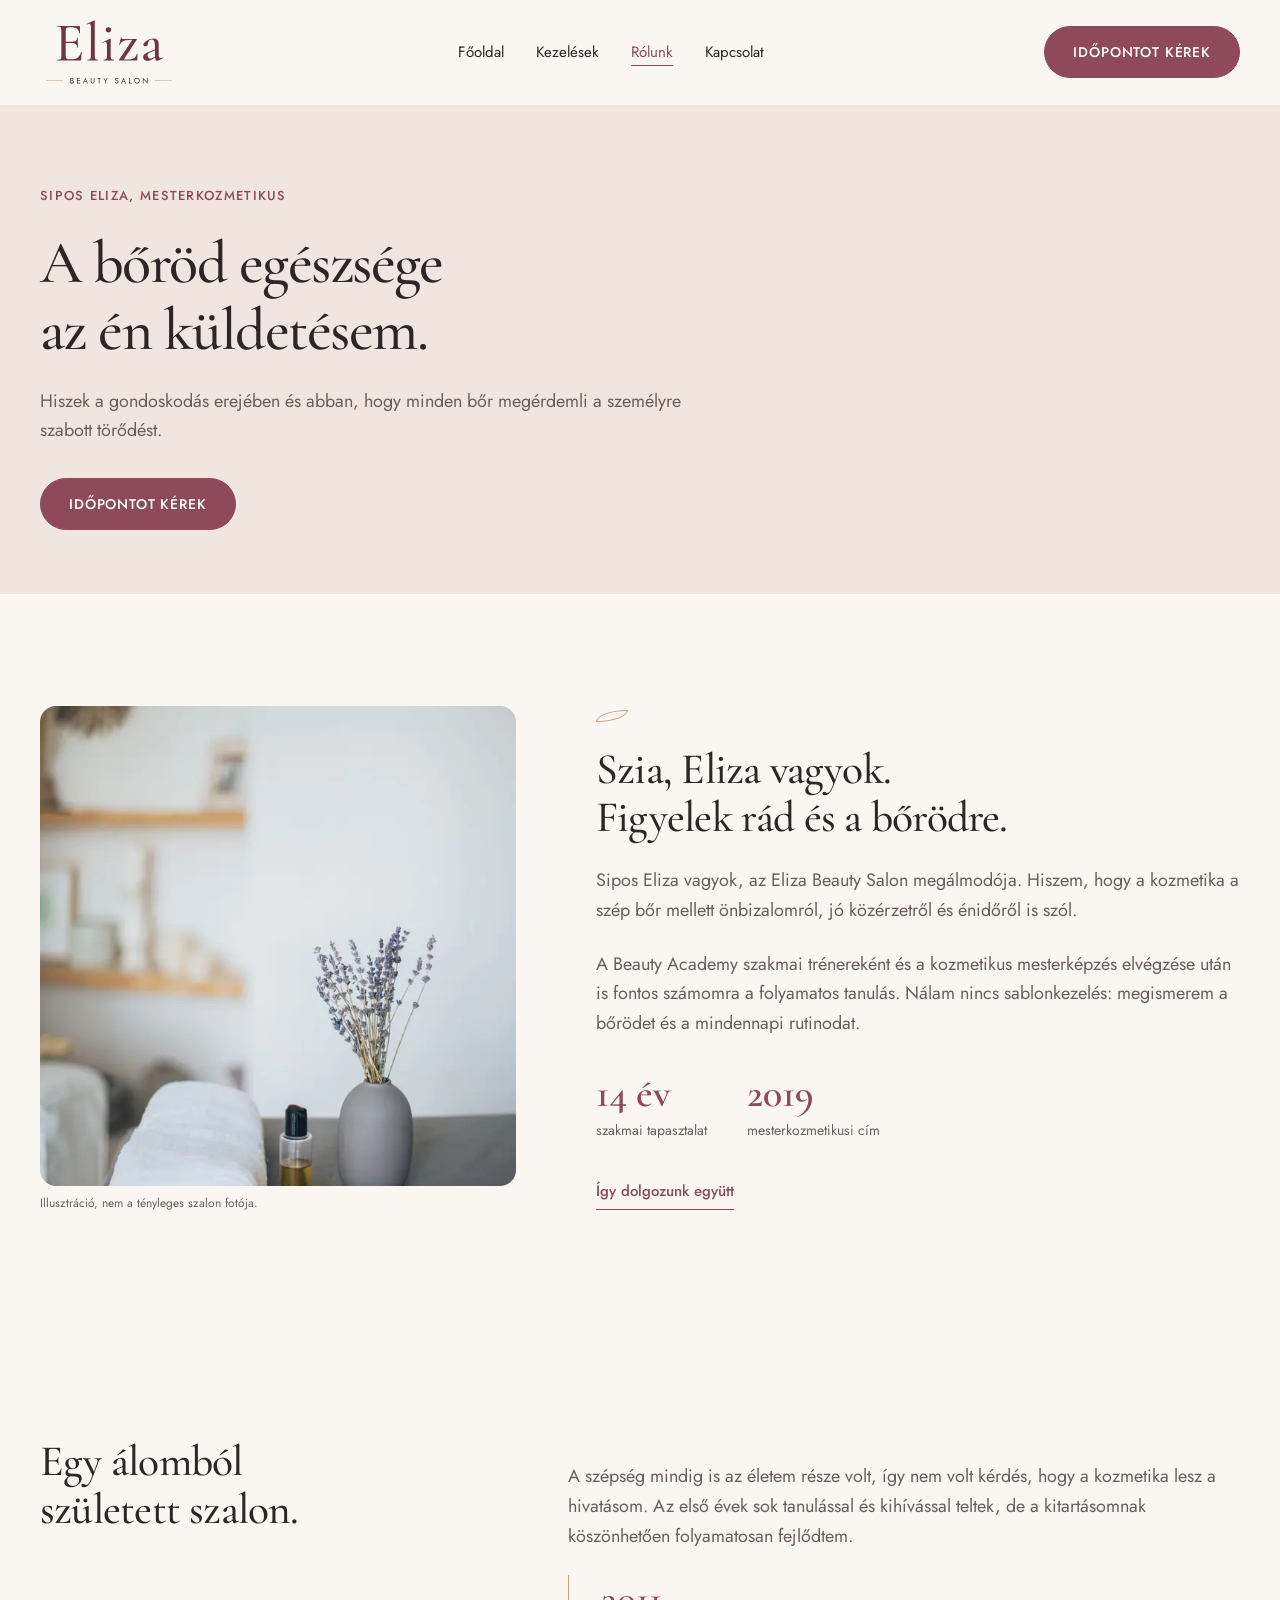
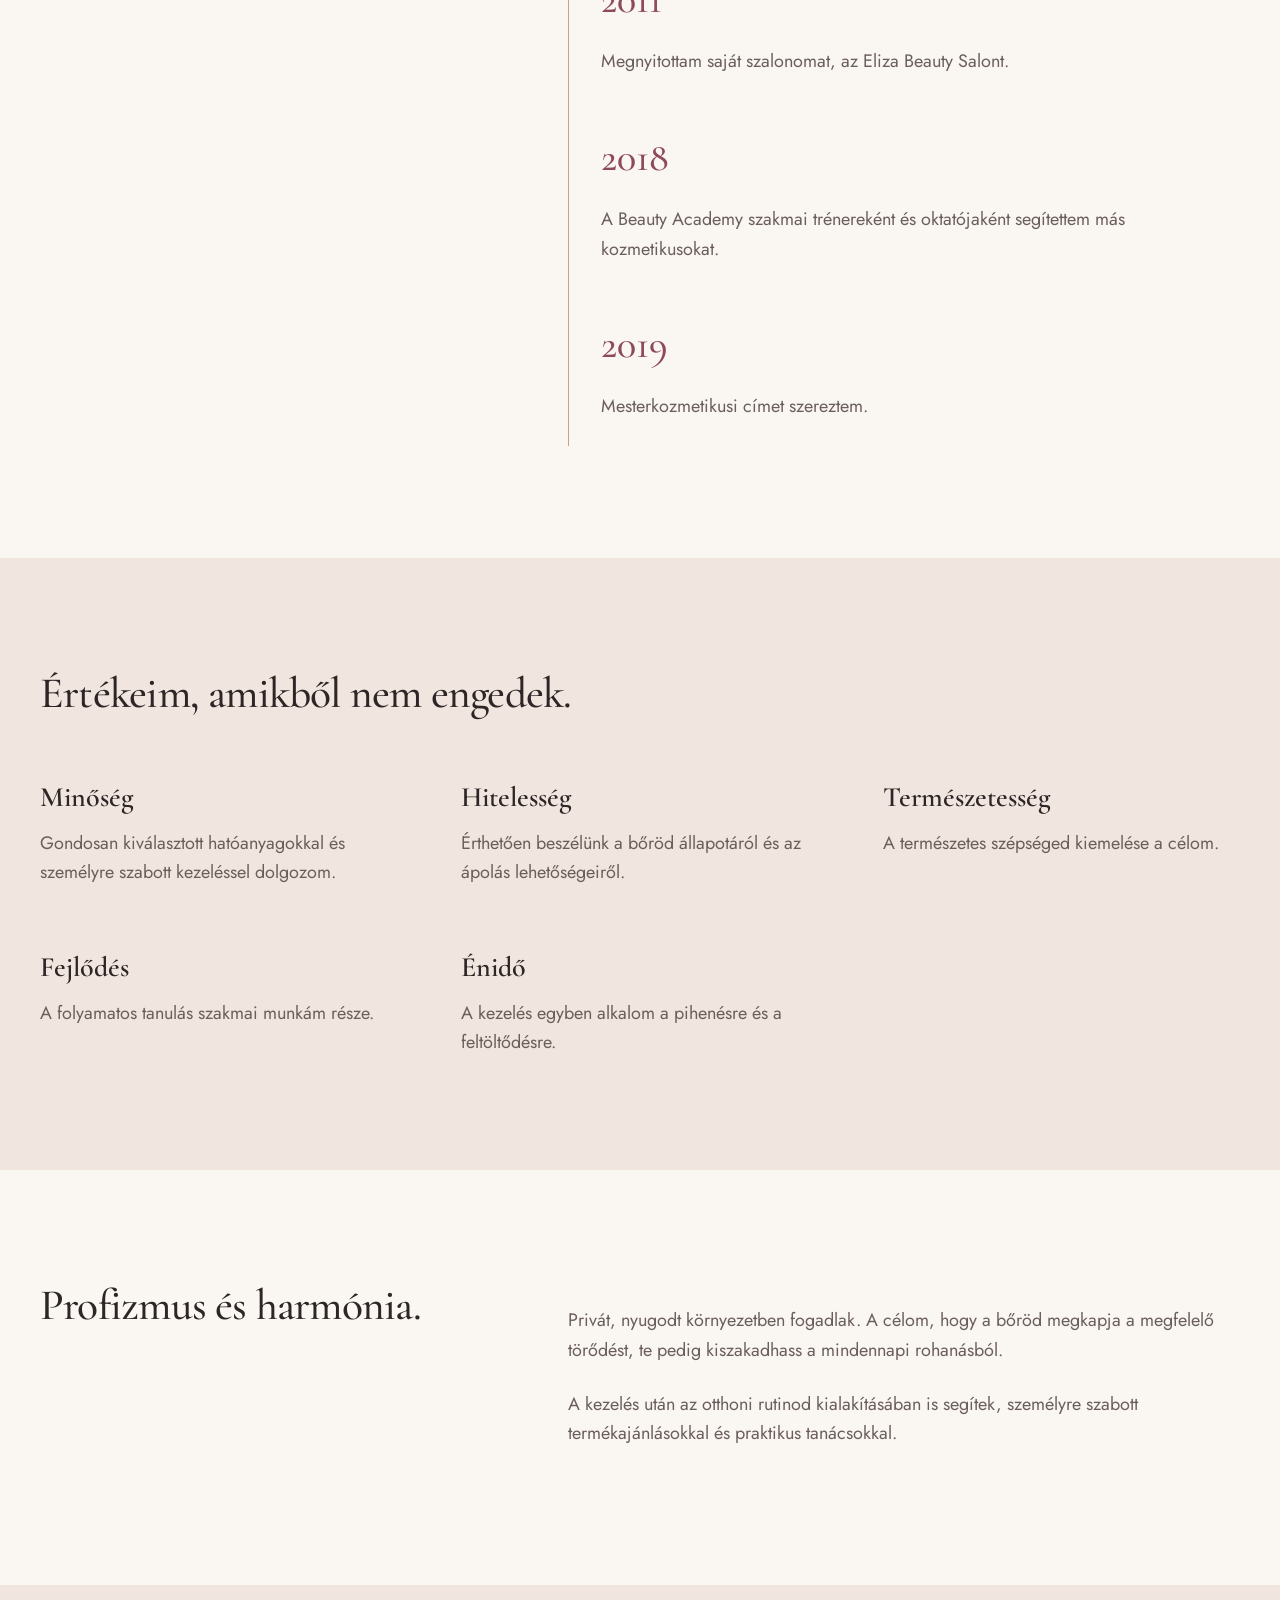
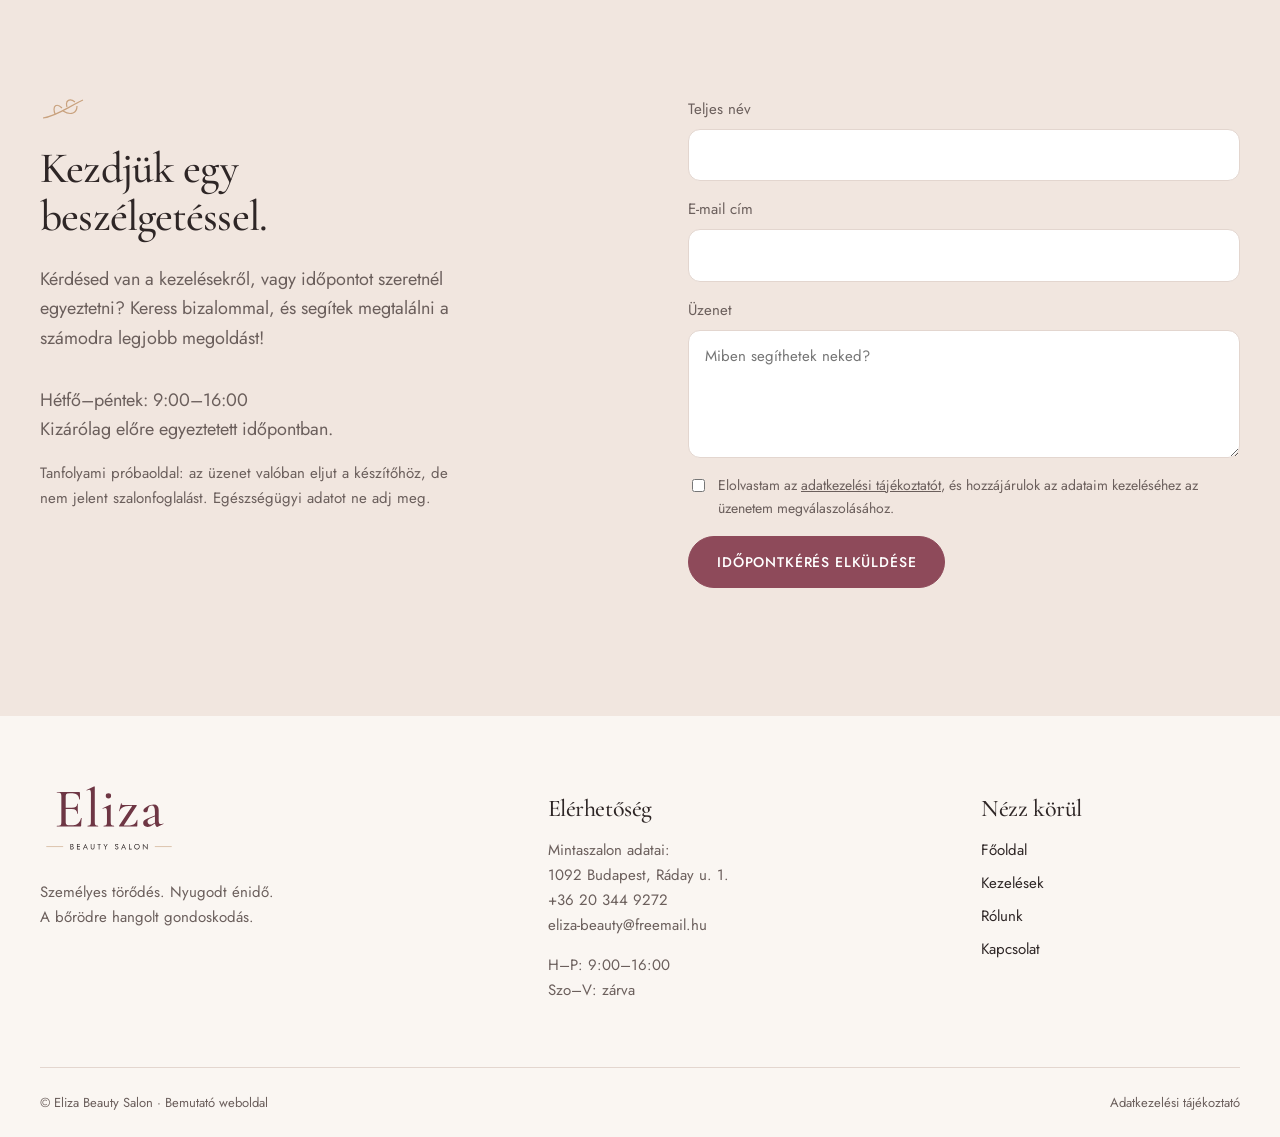
<file: public/rolunk.html>
<!doctype html>
<html lang="hu">
  <head>
    <meta charset="UTF-8" />
    <meta name="viewport" content="width=device-width, initial-scale=1.0" />
    <title>Sipos Eliza mesterkozmetikus | Eliza Beauty Salon</title>
    <meta
      name="description"
      content="Ismerd meg Sipos Eliza mesterkozmetikust, szakmai történetét és szemléletét. Személyes figyelem és nyugodt szalonélmény Budapesten."
    />
    <link rel="icon" href="logo/favicon.svg" />

    <link rel="preload" href="fonts/jost-v20-latin.woff2" as="font" type="font/woff2" crossorigin />
    <link
      rel="preload"
      href="fonts/cormorant-garamond-v21-latin.woff2"
      as="font"
      type="font/woff2"
      crossorigin
    />
    <style data-source="assets/site.css">
      @font-face {
        font-family: "Cormorant Garamond";
        font-style: normal;
        font-weight: 500 600;
        font-display: swap;
        src: url(fonts/cormorant-garamond-v21-latin-ext.woff2) format("woff2");
        unicode-range:
          U+0100-02BA, U+02BD-02C5, U+02C7-02CC, U+02CE-02D7, U+02DD-02FF, U+0304, U+0308, U+0329,
          U+1D00-1DBF, U+1E00-1E9F, U+1EF2-1EFF, U+2020, U+20A0-20AB, U+20AD-20C4, U+2113,
          U+2C60-2C7F, U+A720-A7FF;
      }
      @font-face {
        font-family: "Cormorant Garamond";
        font-style: normal;
        font-weight: 500 600;
        font-display: swap;
        src: url(fonts/cormorant-garamond-v21-latin.woff2) format("woff2");
        unicode-range:
          U+0000-00FF, U+0131, U+0152-0153, U+02BB-02BC, U+02C6, U+02DA, U+02DC, U+0304, U+0308,
          U+0329, U+2000-206F, U+20AC, U+2122, U+2191, U+2193, U+2212, U+2215, U+FEFF, U+FFFD;
      }
      @font-face {
        font-family: "Jost";
        font-style: normal;
        font-weight: 400 500;
        font-display: swap;
        src: url(fonts/jost-v20-latin-ext.woff2) format("woff2");
        unicode-range:
          U+0100-02BA, U+02BD-02C5, U+02C7-02CC, U+02CE-02D7, U+02DD-02FF, U+0304, U+0308, U+0329,
          U+1D00-1DBF, U+1E00-1E9F, U+1EF2-1EFF, U+2020, U+20A0-20AB, U+20AD-20C4, U+2113,
          U+2C60-2C7F, U+A720-A7FF;
      }
      @font-face {
        font-family: "Jost";
        font-style: normal;
        font-weight: 400 500;
        font-display: swap;
        src: url(fonts/jost-v20-latin.woff2) format("woff2");
        unicode-range:
          U+0000-00FF, U+0131, U+0152-0153, U+02BB-02BC, U+02C6, U+02DA, U+02DC, U+0304, U+0308,
          U+0329, U+2000-206F, U+20AC, U+2122, U+2191, U+2193, U+2212, U+2215, U+FEFF, U+FFFD;
      }

      :root {
        --rose: #8e4a5a;
        --deep: #6e3644;
        --cream: #faf6f2;
        --powder: #f1e6df;
        --ink: #2e2626;
        --muted: #6b5f5c;
        --line: #e3d6cf;
        --gold: #c9a27e;
      }
      * {
        box-sizing: border-box;
      }
      html {
        scroll-behavior: smooth;
        scroll-padding-top: 110px;
      }
      body {
        margin: 0;
        background: var(--cream);
        color: var(--ink);
        font-family: Jost, Arial, sans-serif;
        font-size: 18px;
        line-height: 1.65;
      }
      h1,
      h2,
      h3,
      p,
      figure,
      blockquote {
        margin: 0;
      }
      h1,
      h2,
      h3 {
        font-family: "Cormorant Garamond", Georgia, serif;
        font-weight: 500;
        line-height: 1.1;
      }
      h1 {
        font-size: clamp(40px, 4.7vw, 64px);
        letter-spacing: -0.025em;
      }
      h2 {
        font-size: clamp(32px, 3.4vw, 44px);
        letter-spacing: -0.018em;
      }
      h3 {
        font-size: 28px;
        font-weight: 600;
      }
      a {
        color: inherit;
        text-decoration: none;
      }
      button,
      input,
      textarea {
        font: inherit;
      }
      button,
      a,
      input,
      textarea,
      summary {
        outline-offset: 5px;
      }
      a:focus-visible,
      button:focus-visible,
      summary:focus-visible {
        outline: 2px solid var(--rose);
      }
      img {
        display: block;
        max-width: 100%;
      }
      .wrap {
        width: min(1200px, calc(100% - 80px));
        margin-inline: auto;
      }
      .section {
        padding-block: 112px;
      }
      .small {
        font-size: 15px;
        color: var(--muted);
      }
      .kicker {
        font-size: 13px;
        font-weight: 500;
        letter-spacing: 0.1em;
        text-transform: uppercase;
        color: var(--rose);
        margin-bottom: 24px;
      }
      .sprig {
        display: block;
        width: 48px;
        height: 24px;
        margin-bottom: 24px;
        color: var(--gold);
      }
      .btn {
        display: inline-flex;
        justify-content: center;
        align-items: center;
        min-height: 52px;
        border-radius: 99px;
        padding: 16px 28px;
        background: var(--rose);
        color: white;
        border: 1px solid var(--rose);
        font-size: 14px;
        letter-spacing: 0.06em;
        font-weight: 500;
        text-transform: uppercase;
        line-height: 1.3;
        cursor: pointer;
        transition:
          background 0.25s,
          color 0.25s;
      }
      .btn:hover {
        background: var(--deep);
      }
      .btn.outline {
        background: transparent;
        color: var(--rose);
      }
      .btn.outline:hover {
        background: var(--powder);
      }
      .textlink {
        display: inline-block;
        border-bottom: 1px solid var(--rose);
        padding-bottom: 5px;
        color: var(--rose);
        font-size: 15px;
        font-weight: 500;
      }
      .skip {
        position: fixed;
        left: 16px;
        top: -80px;
        z-index: 100;
        background: white;
        padding: 12px;
      }
      .skip:focus {
        top: 16px;
      }
      .concept-bar {
        padding: 7px 20px;
        background: var(--powder);
        font-size: 12px;
        text-align: center;
        letter-spacing: 0.03em;
      }
      .concept-bar a {
        text-decoration: underline;
        text-underline-offset: 3px;
      }
      header {
        position: sticky;
        top: 0;
        z-index: 20;
        background: rgba(250, 246, 242, 0.97);
        border-bottom: 1px solid transparent;
        transition: border 0.25s;
      }
      header.scrolled {
        border-color: var(--line);
      }
      .header-inner {
        height: 104px;
        display: flex;
        align-items: center;
        justify-content: space-between;
        gap: 32px;
      }
      .logo {
        width: 138px;
        height: 76px;
        object-fit: contain;
      }
      .nav {
        display: flex;
        gap: 32px;
        align-items: center;
        font-size: 15px;
      }
      .nav a:hover {
        color: var(--rose);
      }
      .menu-toggle {
        display: none;
        background: none;
        border: 1px solid var(--line);
        border-radius: 99px;
        padding: 9px 17px;
        color: var(--rose);
      }
      .hero {
        max-width: 1440px;
        margin: auto;
        position: relative;
        min-height: 660px;
        display: flex;
        align-items: center;
        padding: 48px 0 64px;
      }
      .hero-photo {
        position: absolute;
        inset: 0 24px 0 24px;
        width: calc(100% - 48px);
        height: 100%;
        object-fit: cover;
        object-position: 72% 50%;
        border-radius: 16px;
      }
      .hero .wrap {
        position: relative;
      }
      .hero-panel {
        background: var(--cream);
        max-width: 536px;
        padding: 48px 48px 48px 0;
        border-radius: 0 16px 16px 0;
        box-shadow: -40px 0 0 var(--cream);
      }
      .hero-panel p:not(.kicker) {
        margin: 24px 0 32px;
        max-width: 425px;
        color: var(--muted);
      }
      .hero-actions {
        display: flex;
        align-items: flex-start;
        flex-direction: column;
        gap: 24px;
      }
      .photo-caption {
        position: absolute;
        bottom: 16px;
        right: 48px;
        color: white;
        background: rgba(46, 38, 38, 0.65);
        padding: 3px 10px;
        border-radius: 4px;
        font-size: 11px;
      }
      .intro-strip {
        display: flex;
        justify-content: center;
        gap: 80px;
        padding: 32px 0;
        border-bottom: 1px solid var(--line);
        font-size: 15px;
        color: var(--muted);
      }
      .intro-strip span {
        display: flex;
        align-items: center;
        gap: 14px;
      }
      .intro-strip span:before {
        content: "";
        width: 7px;
        height: 7px;
        border: 1px solid var(--gold);
        border-radius: 50%;
      }
      .section-heading {
        display: flex;
        justify-content: space-between;
        align-items: end;
        gap: 32px;
        margin-bottom: 64px;
      }
      .section-heading h2 {
        max-width: 490px;
      }
      .section-heading p {
        max-width: 340px;
        color: var(--muted);
      }
      .treatments {
        display: grid;
        grid-template-columns: 1.05fr 1fr;
        gap: 64px;
        align-items: start;
      }
      .treatment-photo img {
        width: 100%;
        height: auto;
        aspect-ratio: 4/5;
        object-fit: cover;
        border-radius: 16px;
      }
      .treatment-photo figcaption {
        font-size: 12px;
        color: var(--muted);
        margin-top: 8px;
      }
      .treatment-list article {
        padding: 32px 0;
        border-bottom: 1px solid var(--line);
      }
      .treatment-list article:first-child {
        padding-top: 0;
      }
      .treatment-list h3 {
        margin-bottom: 16px;
      }
      .treatment-list p {
        color: var(--muted);
        margin-bottom: 16px;
      }
      .treatment-list .meta {
        font-size: 14px;
        color: var(--rose);
        margin-bottom: 8px;
      }
      .treatment-list .textlink {
        margin-top: 8px;
      }
      .about {
        background: var(--powder);
      }
      .about-grid {
        display: grid;
        grid-template-columns: 0.8fr 1.2fr;
        gap: 96px;
        align-items: start;
      }
      .signature {
        font-family: "Cormorant Garamond", Georgia, serif;
        font-size: 40px;
        color: var(--rose);
        margin-top: 32px;
      }
      .about-copy > p {
        margin: 0 0 24px;
        color: var(--muted);
      }
      .credentials {
        display: flex;
        gap: 32px;
        margin-top: 32px;
        padding-top: 32px;
        border-top: 1px solid #d8c7be;
      }
      .credentials div {
        flex: 1;
      }
      .credentials strong {
        display: block;
        font-family: "Cormorant Garamond", Georgia, serif;
        font-weight: 500;
        font-size: 36px;
        line-height: 1.2;
        color: var(--rose);
      }
      .credentials span {
        font-size: 14px;
      }
      .values {
        display: grid;
        grid-template-columns: repeat(3, 1fr);
        gap: 64px;
        margin-top: 64px;
      }
      .values h3 {
        margin-bottom: 16px;
      }
      .values p {
        color: var(--muted);
      }
      .value-icon {
        width: 36px;
        height: 36px;
        color: var(--rose);
        margin-bottom: 24px;
      }
      .quotes {
        background: var(--rose);
        color: var(--cream);
        position: relative;
      }
      .quotes .kicker {
        color: var(--cream);
      }
      .quotes h2 {
        text-align: center;
        max-width: 600px;
        margin: 0 auto 64px;
      }
      .quotes-grid {
        display: grid;
        grid-template-columns: 1fr 1fr;
        gap: 80px;
      }
      .quotes blockquote {
        font-family: "Cormorant Garamond", Georgia, serif;
        font-size: 27px;
        line-height: 1.4;
      }
      .quotes cite {
        font-family: Jost, Arial, sans-serif;
        font-size: 15px;
        font-style: normal;
        display: block;
        margin-top: 24px;
      }
      .quote-mark {
        font-family: Georgia, serif;
        color: #e3c9c1;
        font-size: 72px;
        line-height: 0.7;
        display: block;
        margin-bottom: 24px;
      }
      .process {
        display: grid;
        grid-template-columns: repeat(4, 1fr);
        gap: 32px;
        margin-top: 64px;
      }
      .process-number {
        font-family: "Cormorant Garamond", Georgia, serif;
        font-size: 40px;
        color: var(--rose);
        display: block;
        border-bottom: 1px solid var(--line);
        padding-bottom: 16px;
        margin-bottom: 24px;
      }
      .process h3 {
        font-size: 25px;
        margin-bottom: 16px;
      }
      .process p {
        font-size: 16px;
        color: var(--muted);
      }
      .faq-layout {
        display: grid;
        grid-template-columns: 0.8fr 1.2fr;
        gap: 96px;
      }
      .faq {
        background: var(--powder);
      }
      details {
        border-bottom: 1px solid #d8c7be;
        padding: 24px 0;
      }
      details:first-child {
        padding-top: 0;
      }
      summary {
        list-style: none;
        cursor: pointer;
        font-size: 19px;
        display: flex;
        justify-content: space-between;
        gap: 24px;
      }
      summary::-webkit-details-marker {
        display: none;
      }
      summary:after {
        content: "+";
        color: var(--rose);
        font-size: 24px;
        line-height: 1;
      }
      details[open] summary:after {
        content: "−";
      }
      details p {
        padding-top: 16px;
        color: var(--muted);
        font-size: 16px;
      }
      .newsletter {
        display: grid;
        grid-template-columns: 1fr 1fr;
        gap: 96px;
        align-items: center;
      }
      .newsletter p {
        margin-top: 24px;
        color: var(--muted);
      }
      form {
        display: grid;
        gap: 16px;
      }
      label {
        display: block;
        font-size: 15px;
        color: var(--muted);
      }
      input:not([type="checkbox"]),
      textarea {
        width: 100%;
        display: block;
        background: white;
        border: 1px solid var(--line);
        border-radius: 12px;
        padding: 13px 16px;
        color: var(--ink);
        margin-top: 7px;
        min-width: 0;
      }
      input:focus,
      textarea:focus {
        outline: 2px solid var(--rose);
        outline-offset: 2px;
      }
      textarea {
        resize: vertical;
        min-height: 128px;
      }
      .check {
        display: flex;
        align-items: start;
        gap: 10px;
        font-size: 14px;
      }
      .check input {
        margin-top: 5px;
        accent-color: var(--rose);
      }
      .check a {
        text-decoration: underline;
      }
      .form-status {
        font-size: 15px;
        color: var(--rose);
        padding: 0;
      }
      .form-status:not(:empty) {
        padding: 16px;
        background: var(--powder);
        border-radius: 12px;
      }
      .newsletter form .btn {
        justify-self: start;
      }
      .contact {
        background: var(--powder);
      }
      .contact-grid {
        display: grid;
        grid-template-columns: 1fr 1fr;
        gap: 96px;
      }
      .contact h2 {
        max-width: 450px;
        margin-bottom: 24px;
      }
      .contact p {
        color: var(--muted);
        max-width: 440px;
      }
      .contact .hours {
        margin-top: 32px;
      }
      .contact .btn {
        justify-self: start;
      }
      .contact .small {
        margin-top: 16px;
      }
      .footer-top {
        display: grid;
        grid-template-columns: 1.2fr 1fr 0.7fr;
        gap: 64px;
        padding: 64px 0;
      }
      .footer-top .logo {
        margin-bottom: 24px;
      }
      .footer-top p {
        font-size: 15px;
        color: var(--muted);
      }
      .footer-top h3 {
        font-size: 24px;
        margin: 16px 0;
      }
      .footer-links {
        display: grid;
        gap: 8px;
        font-size: 15px;
      }
      .footer-bottom {
        padding: 24px 0;
        border-top: 1px solid var(--line);
        display: flex;
        justify-content: space-between;
        gap: 24px;
        font-size: 13px;
        color: var(--muted);
      }
      .privacy {
        max-width: 680px;
        padding: 0 0 40px;
        font-size: 14px;
      }
      .privacy summary {
        font-size: 14px;
      }
      .privacy p {
        font-size: 14px;
      }
      @media (min-width: 1000px) {
        .treatment-list {
          padding-top: 24px;
        }
      }
      @media (max-width: 1000px) {
        .nav {
          gap: 20px;
        }
        .header-inner {
          gap: 20px;
        }
        .header-cta {
          display: none;
        }
        .hero-panel {
          max-width: 470px;
          padding-right: 32px;
        }
        .treatments,
        .about-grid,
        .faq-layout,
        .newsletter,
        .contact-grid {
          gap: 48px;
        }
        .values {
          gap: 32px;
        }
        .intro-strip {
          gap: 32px;
        }
        .quotes-grid {
          gap: 48px;
        }
        .process {
          grid-template-columns: 1fr 1fr;
          gap: 40px;
        }
        .footer-top {
          gap: 32px;
        }
      }
      @media (max-width: 700px) {
        body {
          font-size: 16px;
        }
        .wrap {
          width: calc(100% - 40px);
        }
        .section {
          padding-block: 64px;
        }
        .header-inner {
          height: 80px;
        }
        .logo {
          width: 112px;
          height: 64px;
        }
        .menu-toggle {
          display: block;
        }
        .nav {
          display: none;
          position: absolute;
          top: 80px;
          left: 0;
          right: 0;
          background: var(--cream);
          padding: 24px 20px 32px;
          border-bottom: 1px solid var(--line);
          flex-direction: column;
          align-items: stretch;
          gap: 20px;
        }
        .nav.open {
          display: flex;
        }
        .nav a {
          font-size: 18px;
        }
        .concept-bar {
          font-size: 11px;
        }
        .hero {
          display: flex;
          flex-direction: column;
          min-height: 0;
          padding: 0;
        }
        .hero-photo {
          position: relative;
          inset: auto;
          width: calc(100% - 40px);
          height: 300px;
          object-position: 70% center;
          border-radius: 16px;
        }
        .hero .wrap {
          margin-top: -40px;
        }
        .hero-panel {
          padding: 32px 24px 16px;
          border-radius: 16px;
          max-width: none;
          box-shadow: none;
          position: relative;
        }
        .hero-panel p:not(.kicker) {
          margin: 24px 0;
        }
        .kicker {
          font-size: 12px;
          margin-bottom: 16px;
        }
        .hero-actions {
          gap: 20px;
        }
        .hero .photo-caption {
          top: 252px;
          right: 32px;
          bottom: auto;
          font-size: 10px;
        }
        .intro-strip {
          padding: 32px 0;
          gap: 16px;
          flex-wrap: wrap;
          justify-content: flex-start;
          font-size: 13px;
        }
        .intro-strip span {
          gap: 8px;
        }
        .section-heading {
          display: block;
          margin-bottom: 40px;
        }
        .section-heading p {
          margin-top: 24px;
        }
        .treatments,
        .about-grid,
        .faq-layout,
        .newsletter,
        .contact-grid {
          grid-template-columns: 1fr;
          gap: 40px;
        }
        .treatment-photo img {
          aspect-ratio: 5/4;
        }
        .treatment-list article {
          padding: 24px 0;
        }
        .treatment-list h3 {
          font-size: 26px;
        }
        .credentials {
          gap: 16px;
        }
        .credentials strong {
          font-size: 28px;
        }
        .credentials span {
          font-size: 12px;
        }
        .values {
          grid-template-columns: 1fr;
          gap: 32px;
          margin-top: 40px;
        }
        .value-icon {
          margin-bottom: 16px;
        }
        .quotes h2 {
          text-align: left;
          margin-bottom: 40px;
        }
        .quotes-grid {
          grid-template-columns: 1fr;
          gap: 40px;
        }
        .quotes blockquote {
          font-size: 25px;
        }
        .quotes-grid figure + figure {
          padding-top: 40px;
          border-top: 1px solid rgba(250, 246, 242, 0.3);
        }
        .process {
          gap: 32px 24px;
          margin-top: 40px;
        }
        .process h3 {
          font-size: 23px;
        }
        .process p {
          font-size: 15px;
        }
        .faq-layout {
          gap: 32px;
        }
        summary {
          font-size: 17px;
        }
        .newsletter form .btn {
          width: 100%;
          font-size: 12px;
        }
        .footer-top {
          grid-template-columns: 1fr 1fr;
          gap: 32px;
          padding: 48px 0;
        }
        .footer-brand {
          grid-column: 1/-1;
        }
        .footer-bottom {
          flex-direction: column;
          gap: 8px;
        }
        .contact .btn {
          width: 100%;
        }
        .contact-grid {
          gap: 32px;
        }
        h3 {
          font-size: 24px;
        }
      }
      @media (prefers-reduced-motion: reduce) {
        html {
          scroll-behavior: auto;
        }
        *,
        *:before,
        *:after {
          animation: none !important;
          transition: none !important;
        }
      }

      /* Kiválasztott irány: 1-es alap, a 2-es folyamatblokkjával. */
      .selected-process {
        background: var(--rose);
        color: var(--cream);
      }
      .selected-process-intro {
        display: flex;
        justify-content: space-between;
        align-items: end;
        gap: 48px;
        margin-bottom: 64px;
      }
      .selected-process-intro h2 {
        max-width: 600px;
      }
      .selected-process-intro > p {
        max-width: 340px;
        font-size: 18px;
        color: var(--cream);
      }
      .selected-steps {
        display: grid;
        grid-template-columns: repeat(4, minmax(0, 1fr));
        gap: 32px;
      }
      .selected-step-number {
        font:
          600 48px/1 "Cormorant Garamond",
          Georgia,
          serif;
        color: var(--cream);
        border-bottom: 1px solid rgba(250, 246, 242, 0.4);
        padding-bottom: 24px;
        margin-bottom: 24px;
        display: block;
      }
      .selected-steps h3 {
        font-size: 25px;
        margin-bottom: 16px;
      }
      .selected-steps p {
        font-size: 16px;
        color: var(--cream);
      }
      @media (max-width: 1000px) {
        .selected-steps {
          grid-template-columns: repeat(2, minmax(0, 1fr));
          gap: 40px;
        }
      }
      @media (max-width: 700px) {
        .selected-process-intro {
          display: block;
          margin-bottom: 40px;
        }
        .selected-process-intro > p {
          margin-top: 24px;
          font-size: 16px;
        }
        .selected-steps {
          gap: 32px 24px;
        }
        .selected-step-number {
          font-size: 40px;
          padding-bottom: 16px;
          margin-bottom: 16px;
        }
        .selected-steps h3 {
          font-size: 23px;
        }
        .selected-steps p {
          font-size: 15px;
        }
      }
      @media (max-width: 420px) {
        .selected-steps {
          grid-template-columns: 1fr;
        }
        .selected-steps article {
          display: grid;
          grid-template-columns: 48px minmax(0, 1fr);
          column-gap: 20px;
        }
        .selected-step-number {
          grid-row: 1/3;
          border: 0;
          font-size: 32px;
        }
        .selected-steps p {
          grid-column: 2;
        }
      }

      /* A 2. koncepcióból kiválasztott, fotós bemutatkozás. */
      .selected-about-grid {
        display: grid;
        grid-template-columns: 0.85fr 1.15fr;
        gap: 80px;
        align-items: center;
      }
      .selected-about-image {
        width: 100%;
        height: 480px;
        object-fit: cover;
        border-radius: 16px;
      }
      .selected-image-note {
        font-size: 12px;
        color: var(--muted);
        margin-top: 8px;
      }
      .selected-about-copy > p {
        margin-top: 24px;
        color: var(--muted);
      }
      .selected-petal {
        display: block;
        width: 32px;
        height: 12px;
        border: 1px solid var(--gold);
        border-radius: 100% 0 100% 0;
        margin-bottom: 24px;
      }
      .selected-credentials {
        display: flex;
        flex-wrap: wrap;
        gap: 40px;
        margin: 32px 0;
      }
      .selected-credentials strong {
        font:
          600 40px/1.1 "Cormorant Garamond",
          Georgia,
          serif;
        color: var(--rose);
        display: block;
      }
      .selected-credentials span {
        font-size: 14px;
        color: var(--muted);
      }
      @media (max-width: 1000px) {
        .selected-about-grid {
          gap: 40px;
        }
      }
      @media (max-width: 700px) {
        .selected-about-grid {
          grid-template-columns: 1fr;
          gap: 32px;
        }
        .selected-about-image {
          height: 320px;
        }
        .selected-credentials {
          gap: 32px;
        }
      }

      .subhero {
        padding: 80px 0 64px;
        background: var(--powder);
      }
      .subhero p:not(.kicker) {
        max-width: 650px;
        margin-top: 24px;
        color: var(--muted);
      }
      .subhero h1 {
        max-width: 850px;
      }
      .subhero .btn {
        margin-top: 32px;
      }
      .editorial {
        display: grid;
        grid-template-columns: 0.8fr 1.2fr;
        gap: 80px;
      }
      .editorial p {
        margin: 16px 0;
        color: var(--muted);
      }
      .service-block {
        padding: 48px 0;
        border-bottom: 1px solid var(--line);
      }
      .service-block:first-child {
        padding-top: 0;
      }
      .service-block h2 {
        margin-bottom: 24px;
      }
      .service-block p {
        max-width: 700px;
      }
      .service-block ul,
      .package ul {
        padding-left: 24px;
        margin: 24px 0;
      }
      .service-block li,
      .package li {
        margin: 12px 0;
      }
      .packages {
        display: grid;
        grid-template-columns: repeat(3, minmax(0, 1fr));
        gap: 24px;
        margin-top: 48px;
      }
      .package {
        background: var(--powder);
        padding: 32px;
        border-radius: 16px;
        display: flex;
        flex-direction: column;
      }
      .package .price {
        font:
          500 40px/1.2 "Cormorant Garamond",
          Georgia,
          serif;
        color: var(--rose);
        margin: 24px 0;
      }
      .package .btn {
        margin-top: auto;
      }
      .guarantee {
        max-width: 800px;
        margin: 64px auto 0;
        text-align: center;
      }
      .guarantee p {
        margin-top: 24px;
      }
      .story p {
        max-width: 680px;
        margin: 24px 0;
      }
      .timeline {
        display: grid;
        gap: 32px;
        border-left: 1px solid var(--gold);
        padding-left: 32px;
      }
      .timeline strong {
        display: block;
        font:
          500 40px/1.2 "Cormorant Garamond",
          Georgia,
          serif;
        color: var(--rose);
      }
      .legal {
        max-width: 760px;
      }
      .legal h2 {
        margin: 40px 0 20px;
      }
      .legal p {
        margin: 16px 0;
      }
      .nav a[aria-current="page"] {
        color: var(--rose);
        text-decoration: underline;
        text-underline-offset: 8px;
      }
      .contact-address {
        margin-top: 32px;
      }
      .footer-top h2 {
        font-size: 24px;
        margin: 16px 0;
      }
      @media (max-width: 1000px) {
        .editorial {
          gap: 40px;
        }
        .packages {
          grid-template-columns: 1fr;
        }
        .package {
          max-width: 720px;
        }
      }
      @media (max-width: 700px) {
        .subhero {
          padding: 48px 0;
        }
        .editorial {
          grid-template-columns: 1fr;
          gap: 32px;
        }
        .service-block {
          padding: 32px 0;
        }
        .package {
          padding: 24px;
        }
        .timeline {
          padding-left: 24px;
        }
      }

      /* Telefon: kényelmes érintési célok és keskeny kijelzők. */
      .contact-grid > * {
        min-width: 0;
      }
      .contact-address a,
      .footer-top p {
        overflow-wrap: anywhere;
      }
      input[type="email"] {
        text-transform: none;
      }
      @media (max-width: 700px) {
        html {
          scroll-padding-top: 96px;
        }
        .menu-toggle {
          min-width: 76px;
          min-height: 44px;
        }
        .nav {
          max-height: calc(100dvh - 80px);
          overflow-y: auto;
          gap: 8px;
          overscroll-behavior: contain;
        }
        .nav a,
        .footer-links a {
          display: flex;
          align-items: center;
          min-height: 44px;
        }
        .textlink {
          min-height: 44px;
          display: inline-flex;
          align-items: center;
        }
        input:not([type="checkbox"]),
        textarea {
          font-size: 16px;
          min-height: 48px;
        }
        .check {
          min-height: 44px;
          align-items: flex-start;
        }
        .check input {
          width: 20px;
          height: 20px;
          flex: 0 0 20px;
        }
        .btn {
          max-width: 100%;
          white-space: normal;
          text-align: center;
        }
        .hero-actions .btn {
          width: 100%;
        }
        .hero-panel {
          padding-inline: 20px;
        }
        .header-inner {
          gap: 16px;
        }
        .footer-bottom a {
          min-height: 44px;
          display: inline-flex;
          align-items: center;
        }
      }
      @media (max-width: 420px) {
        .footer-top {
          grid-template-columns: minmax(0, 1fr);
        }
        .hero-photo {
          height: 240px;
        }
        .hero .photo-caption {
          top: 192px;
        }
        h1 {
          font-size: 36px;
        }
        .hero-panel {
          padding: 24px 16px 16px;
        }
        .hero-panel h1 br {
          display: none;
        }
        .hero-panel h1 {
          max-width: 100%;
        }
        .selected-credentials {
          gap: 24px;
        }
        .section {
          padding-block: 56px;
        }
      }
    </style>
    <meta property="og:type" content="website" />
    <meta property="og:locale" content="hu_HU" />
    <meta property="og:site_name" content="Eliza Beauty Salon" />
    <meta property="og:title" content="Sipos Eliza mesterkozmetikus | Eliza Beauty Salon" />
    <meta
      property="og:description"
      content="Ismerd meg Sipos Eliza mesterkozmetikust, szakmai történetét és szemléletét. Személyes figyelem és nyugodt szalonélmény Budapesten."
    />
    <meta name="twitter:card" content="summary_large_image" />
    <meta name="twitter:title" content="Sipos Eliza mesterkozmetikus | Eliza Beauty Salon" />
    <meta
      name="twitter:description"
      content="Ismerd meg Sipos Eliza mesterkozmetikust, szakmai történetét és szemléletét. Személyes figyelem és nyugodt szalonélmény Budapesten."
    />
    <script type="application/ld+json">
      {
        "@context": "https://schema.org",
        "@type": "BeautySalon",
        "name": "Eliza Beauty Salon",
        "description": "Bemutató weboldal: személyre szabott kozmetikai és bőrfiatalító kezelések Sipos Eliza mesterkozmetikussal.",
        "address": {
          "@type": "PostalAddress",
          "streetAddress": "Ráday u. 1.",
          "addressLocality": "Budapest",
          "postalCode": "1092",
          "addressCountry": "HU"
        },
        "openingHoursSpecification": [
          {
            "@type": "OpeningHoursSpecification",
            "dayOfWeek": ["Monday", "Tuesday", "Wednesday", "Thursday", "Friday"],
            "opens": "09:00",
            "closes": "16:00"
          }
        ],
        "url": "https://eliza-beauty-salon1.netlify.app/",
        "@id": "https://eliza-beauty-salon1.netlify.app/#salon",
        "image": "https://eliza-beauty-salon1.netlify.app/images/treatment.webp",
        "logo": "https://eliza-beauty-salon1.netlify.app/logo/logo.svg"
      }
    </script>
    <link rel="canonical" href="https://eliza-beauty-salon1.netlify.app/rolunk.html" />
    <meta property="og:url" content="https://eliza-beauty-salon1.netlify.app/rolunk.html" />
    <meta
      property="og:image"
      content="https://eliza-beauty-salon1.netlify.app/images/treatment.webp"
    />
    <meta property="og:image:width" content="1600" />
    <meta property="og:image:height" content="1067" />
    <meta property="og:image:alt" content="Arckezelést szemléltető hangulatfotó" />
    <meta
      name="twitter:image"
      content="https://eliza-beauty-salon1.netlify.app/images/treatment.webp"
    />
    <meta name="twitter:image:alt" content="Arckezelést szemléltető hangulatfotó" />
  </head>
  <body>
    <svg
      xmlns="http://www.w3.org/2000/svg"
      style="position: absolute; width: 0; height: 0"
      aria-hidden="true"
    >
      <symbol id="sprig" viewBox="0 0 48 24">
        <path
          d="M3 21C17 19 26 11 43 3M15 17C12 8 17 6 22 11M27 10C25 3 30 1 35 5M23 14C31 19 37 16 37 9"
          fill="none"
          stroke="currentColor"
          stroke-width="1.2"
        />
      </symbol>
    </svg>
    <a class="skip" href="#tartalom">Ugrás a tartalomhoz</a>

    <header>
      <div class="wrap header-inner">
        <a href="index.html" aria-label="Eliza Beauty Salon, főoldal"
          ><img
            width="138"
            height="76"
            class="logo"
            src="logo/logo.svg"
            alt="Eliza Beauty Salon" /></a
        ><button class="menu-toggle" type="button" aria-expanded="false" aria-controls="menu">
          Menü
        </button>
        <nav class="nav" id="menu" aria-label="Fő navigáció">
          <a href="index.html">Főoldal</a><a href="kezelesek.html">Kezelések</a
          ><a href="rolunk.html" aria-current="page">Rólunk</a
          ><a href="kapcsolat.html">Kapcsolat</a>
        </nav>
        <a class="btn header-cta" href="#kapcsolat">Időpontot kérek</a>
      </div>
    </header>
    <main id="tartalom">
      <section class="subhero">
        <div class="wrap">
          <p class="kicker">Sipos Eliza, mesterkozmetikus</p>
          <h1>A bőröd egészsége <br />az én küldetésem.</h1>
          <p>
            Hiszek a gondoskodás erejében és abban, hogy minden bőr megérdemli a személyre szabott
            törődést.
          </p>
          <a class="btn" href="#kapcsolat">Időpontot kérek</a>
        </div>
      </section>
      <section class="section" id="eliza">
        <div class="wrap">
          <div class="selected-about-grid">
            <figure>
              <img
                width="1200"
                height="1800"
                srcset="
                  images/spa-perf-400.webp   400w,
                  images/spa-perf-640.webp   640w,
                  images/spa-perf-800.webp   800w,
                  images/spa-perf-1000.webp 1000w
                "
                sizes="(max-width: 700px) calc(100vw - 40px), (max-width: 1280px) 45vw, 580px"
                class="selected-about-image"
                src="images/spa-perf-800.webp"
                alt="Levendula, törölköző és ápolóolaj – szalonhangulatot idéző illusztráció"
                loading="lazy"
              />
              <figcaption class="selected-image-note">
                Illusztráció, nem a tényleges szalon fotója.
              </figcaption>
            </figure>
            <div class="selected-about-copy">
              <span class="selected-petal" aria-hidden="true"></span>
              <h2>Szia, Eliza vagyok.<br />Figyelek rád és a bőrödre.</h2>
              <p>
                Sipos Eliza vagyok, az Eliza Beauty Salon megálmodója. Hiszem, hogy a kozmetika a
                szép bőr mellett önbizalomról, jó közérzetről és énidőről is szól.
              </p>
              <p>
                A Beauty Academy szakmai trénereként és a kozmetikus mesterképzés elvégzése után is
                fontos számomra a folyamatos tanulás. Nálam nincs sablonkezelés: megismerem a
                bőrödet és a mindennapi rutinodat.
              </p>
              <div class="selected-credentials">
                <div><strong>14 év</strong><span>szakmai tapasztalat</span></div>
                <div><strong>2019</strong><span>mesterkozmetikusi cím</span></div>
              </div>
              <a class="textlink" href="kezelesek.html#folyamat">Így dolgozunk együtt</a>
            </div>
          </div>
        </div>
      </section>
      <section class="section wrap">
        <div class="editorial">
          <div>
            <h2>Egy álomból<br />született szalon.</h2>
          </div>
          <div class="story">
            <p>
              A szépség mindig is az életem része volt, így nem volt kérdés, hogy a kozmetika lesz a
              hivatásom. Az első évek sok tanulással és kihívással teltek, de a kitartásomnak
              köszönhetően folyamatosan fejlődtem.
            </p>
            <div class="timeline">
              <div>
                <strong>2011</strong>
                <p>Megnyitottam saját szalonomat, az Eliza Beauty Salont.</p>
              </div>
              <div>
                <strong>2018</strong>
                <p>
                  A Beauty Academy szakmai trénereként és oktatójaként segítettem más
                  kozmetikusokat.
                </p>
              </div>
              <div>
                <strong>2019</strong>
                <p>Mesterkozmetikusi címet szereztem.</p>
              </div>
            </div>
          </div>
        </div>
      </section>
      <section class="section about">
        <div class="wrap">
          <h2>Értékeim, amikből nem engedek.</h2>
          <div class="values">
            <article>
              <h3>Minőség</h3>
              <p>Gondosan kiválasztott hatóanyagokkal és személyre szabott kezeléssel dolgozom.</p>
            </article>
            <article>
              <h3>Hitelesség</h3>
              <p>Érthetően beszélünk a bőröd állapotáról és az ápolás lehetőségeiről.</p>
            </article>
            <article>
              <h3>Természetesség</h3>
              <p>A természetes szépséged kiemelése a célom.</p>
            </article>
            <article>
              <h3>Fejlődés</h3>
              <p>A folyamatos tanulás szakmai munkám része.</p>
            </article>
            <article>
              <h3>Énidő</h3>
              <p>A kezelés egyben alkalom a pihenésre és a feltöltődésre.</p>
            </article>
          </div>
        </div>
      </section>
      <section class="section wrap">
        <div class="editorial">
          <h2>Profizmus és harmónia.</h2>
          <div class="story">
            <p>
              Privát, nyugodt környezetben fogadlak. A célom, hogy a bőröd megkapja a megfelelő
              törődést, te pedig kiszakadhass a mindennapi rohanásból.
            </p>
            <p>
              A kezelés után az otthoni rutinod kialakításában is segítek, személyre szabott
              termékajánlásokkal és praktikus tanácsokkal.
            </p>
          </div>
        </div>
      </section>
      <section class="section contact" id="kapcsolat">
        <div class="wrap contact-grid">
          <div>
            <svg class="sprig"><use href="#sprig" /></svg>
            <h2>Kezdjük egy<br />beszélgetéssel.</h2>
            <p>
              Kérdésed van a kezelésekről, vagy időpontot szeretnél egyeztetni? Keress bizalommal,
              és segítek megtalálni a számodra legjobb megoldást!
            </p>
            <p class="hours">
              Hétfő–péntek: 9:00–16:00<br />Kizárólag előre egyeztetett időpontban.
            </p>
            <p class="small">
              Tanfolyami próbaoldal: az üzenet valóban eljut a készítőhöz, de nem jelent
              szalonfoglalást. Egészségügyi adatot ne adj meg.
            </p>
          </div>
          <form
            name="idopontkeres"
            method="POST"
            action="koszonjuk.html"
            data-netlify="true"
            netlify-honeypot="bot-field"
            data-contact
          >
            <input type="hidden" name="form-name" value="idopontkeres" />
            <p hidden>
              <label
                >Hagyd üresen ezt a mezőt<input name="bot-field" tabindex="-1" autocomplete="off"
              /></label>
            </p>
            <label for="contact-name"
              >Teljes név<input id="contact-name" name="name" autocomplete="name" required /></label
            ><label for="contact-email"
              >E-mail cím<input
                id="contact-email"
                name="email"
                type="email"
                inputmode="email"
                autocapitalize="none"
                spellcheck="false"
                autocomplete="email"
                required /></label
            ><label for="contact-message"
              >Üzenet<textarea
                id="contact-message"
                name="message"
                rows="4"
                placeholder="Miben segíthetek neked?"
                required
              ></textarea></label
            ><label class="check"
              ><input type="checkbox" name="privacy-consent" value="2026-11-15" required /><span
                >Elolvastam az <a href="adatkezeles.html">adatkezelési tájékoztatót</a>, és
                hozzájárulok az adataim kezeléséhez az üzenetem megválaszolásához.</span
              ></label
            ><button type="submit" class="btn">Időpontkérés elküldése</button>
            <div class="form-status" role="status" aria-live="polite"></div>
          </form>
        </div>
      </section>
    </main>
    <footer class="wrap">
      <div class="footer-top">
        <div class="footer-brand">
          <img width="138" height="76" class="logo" src="logo/logo.svg" alt="Eliza Beauty Salon" />
          <p>Személyes törődés. Nyugodt énidő.<br />A bőrödre hangolt gondoskodás.</p>
        </div>
        <div>
          <h2>Elérhetőség</h2>
          <p>
            Mintaszalon adatai:<br />1092 Budapest, Ráday u. 1.<br />+36 20 344 9272<br /><a
              href="mailto:eliza-beauty@freemail.hu"
              >eliza-beauty@freemail.hu</a
            >
          </p>
          <p style="margin-top: 16px">H–P: 9:00–16:00<br />Szo–V: zárva</p>
        </div>
        <div>
          <h2>Nézz körül</h2>
          <nav class="footer-links" aria-label="Lábléc navigáció">
            <a href="index.html">Főoldal</a><a href="kezelesek.html">Kezelések</a
            ><a href="rolunk.html" aria-current="page">Rólunk</a
            ><a href="kapcsolat.html">Kapcsolat</a>
          </nav>
        </div>
      </div>
      <div class="footer-bottom">
        <span>© Eliza Beauty Salon · Bemutató weboldal</span
        ><a href="adatkezeles.html">Adatkezelési tájékoztató</a>
      </div>
    </footer>
    <script src="assets/site.js" defer></script>
  </body>
</html>
</file>
